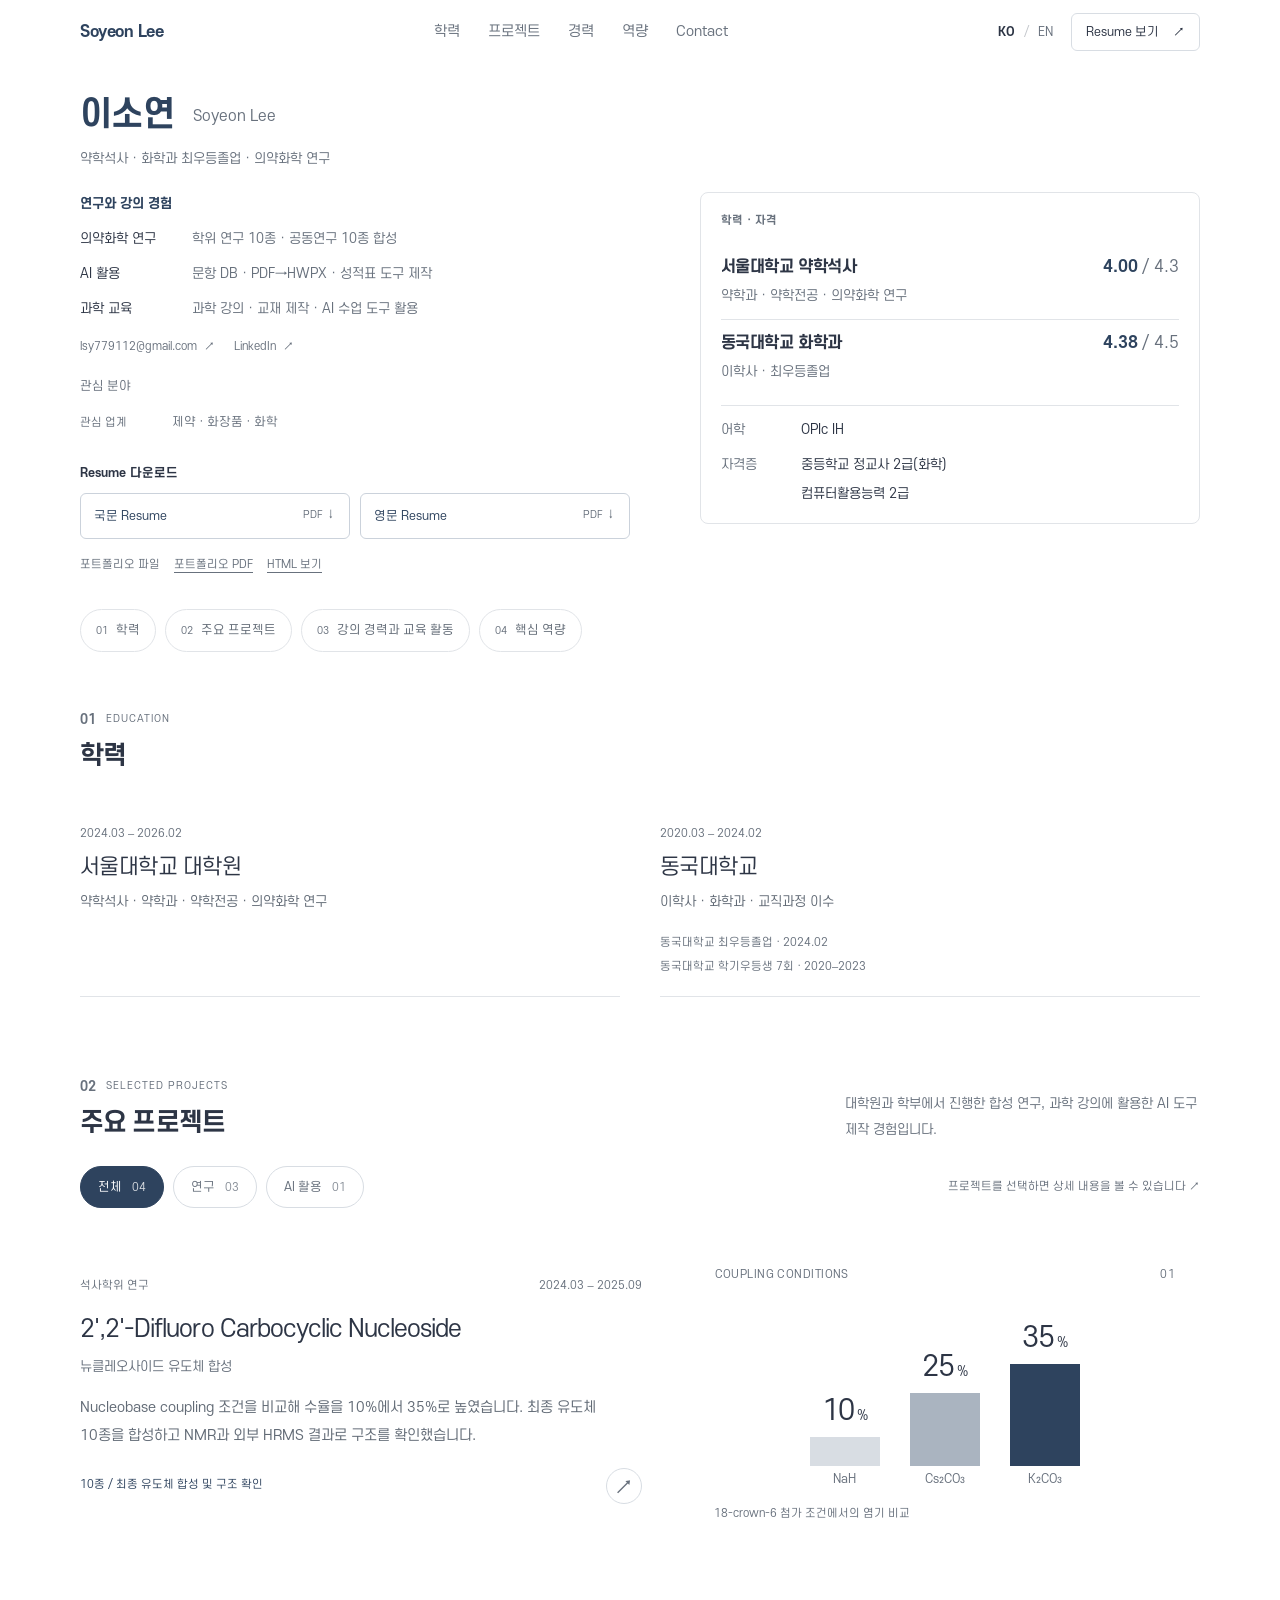
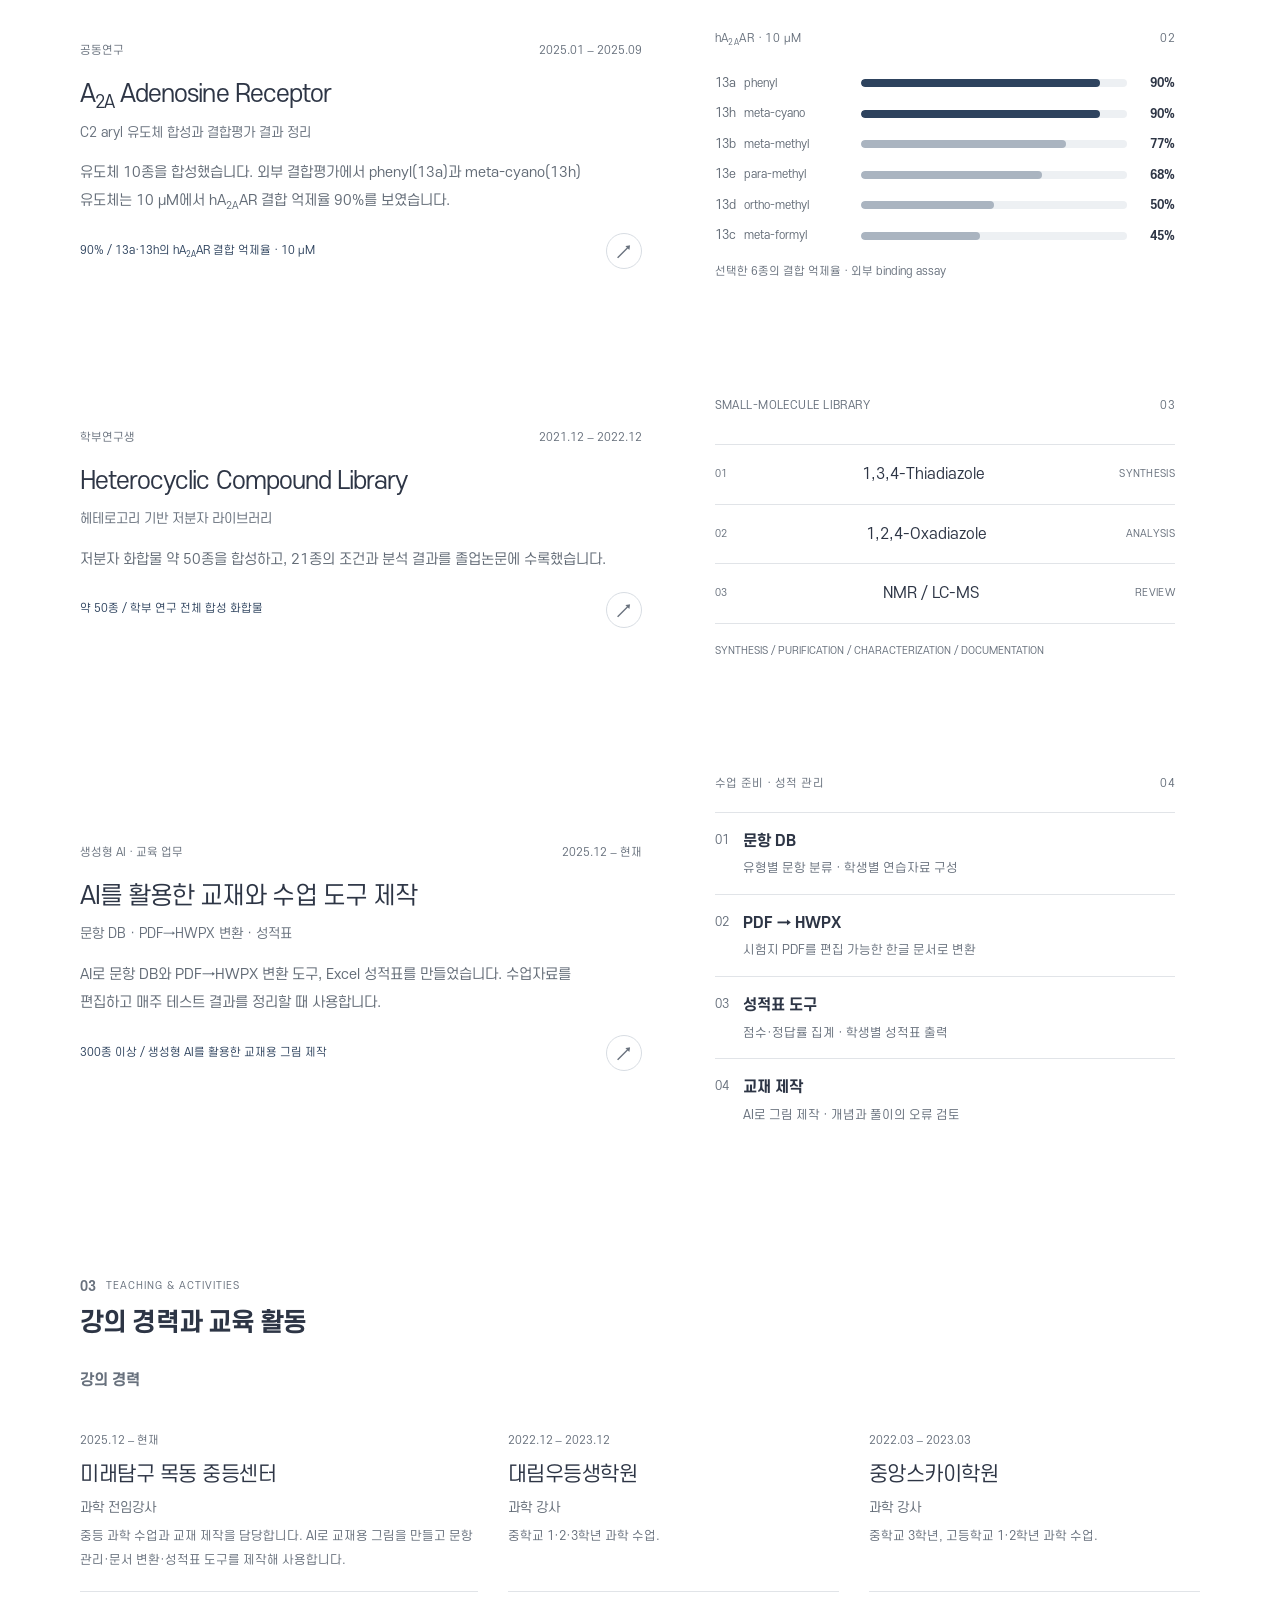
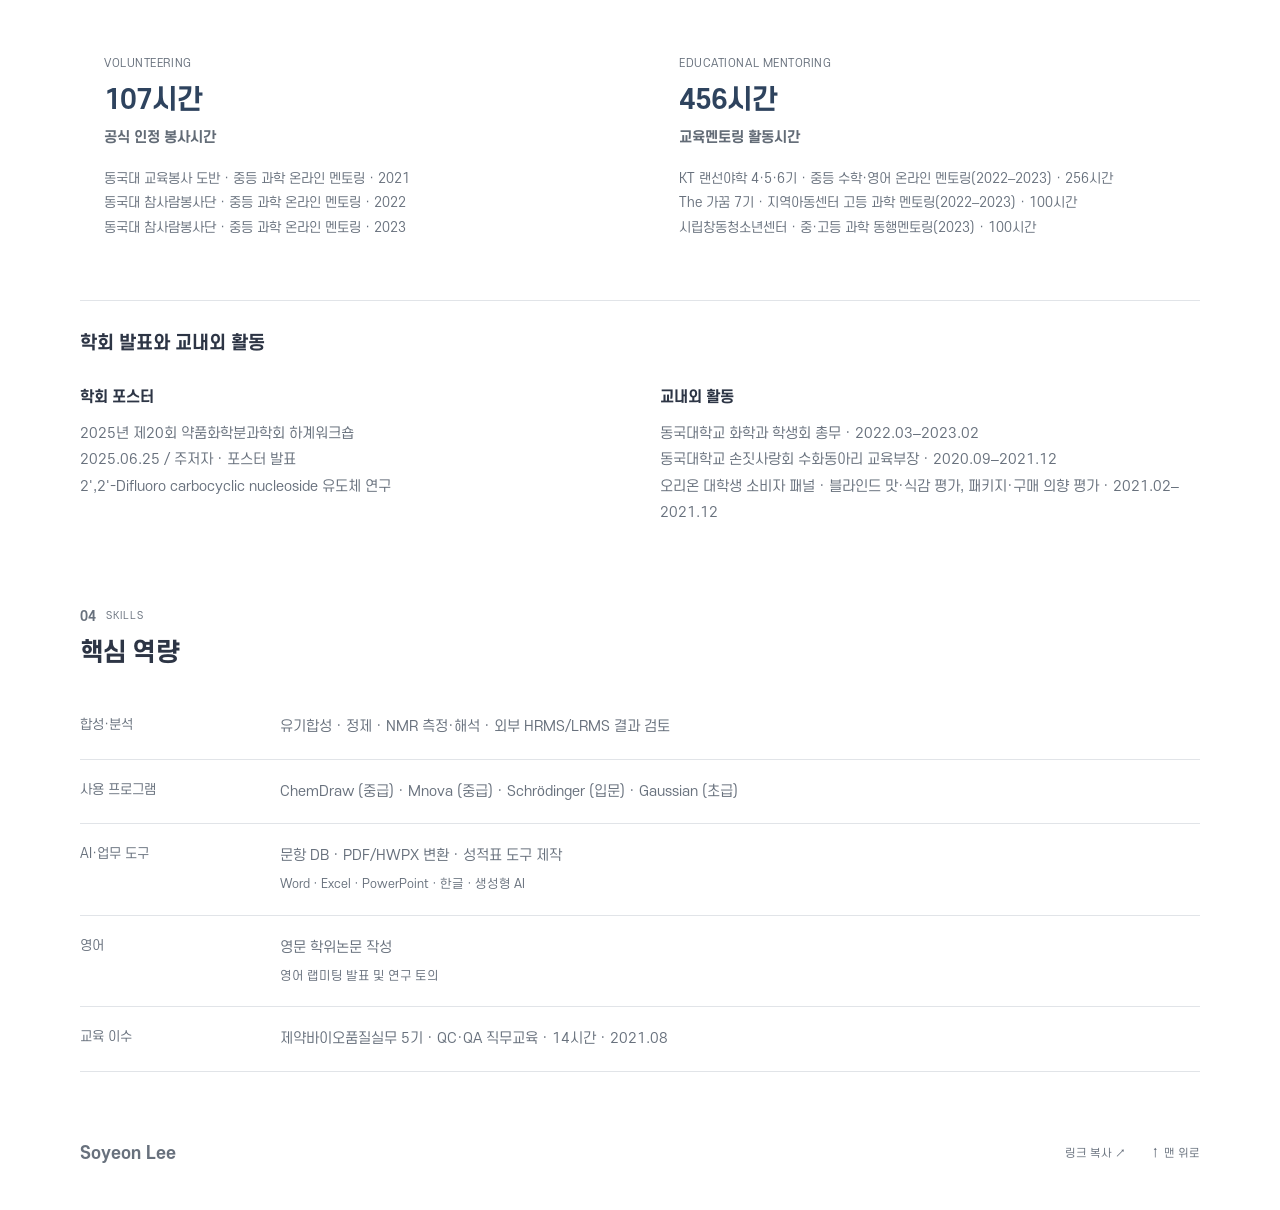
<file: index.html>
<!doctype html>
<html lang="ko">
<head>
<meta charset="utf-8"><meta name="viewport" content="width=device-width,initial-scale=1"><meta name="theme-color" content="#ffffff">
<meta name="description" content="서울대 약학석사, 동국대 화학과 최우등졸업. 유도체 합성·결합평가 결과, 과학 강의 경력과 공개 CV를 확인할 수 있습니다."><meta property="og:title" content="이소연 | 서울대 약학석사 · 동국대 화학 학사 | 포트폴리오"><meta property="og:description" content="서울대 약학석사, 동국대 화학과 최우등졸업. 유도체 합성·결합평가 결과, 과학 강의 경력과 공개 CV를 확인할 수 있습니다."><meta property="og:type" content="website">
<title>이소연 | 서울대 약학석사 · 동국대 화학 학사 | 포트폴리오</title><link rel="icon" href="/brand/bunny-head.png">
<link rel="alternate" hreflang="ko" href="/"><link rel="alternate" hreflang="en" href="/en/"><link rel="preload" href="/assets/fonts/S-CoreDream-4Regular.woff" as="font" type="font/woff" crossorigin><link rel="preload" href="/assets/fonts/S-CoreDream-6Bold.woff" as="font" type="font/woff" crossorigin><link rel="stylesheet" href="/theme.css?v=20261104-local-score"><script src="/profile.js?v=20261115-resume1" defer></script><script src="/app.js?v=20261115-resume1" defer></script>
<link rel="canonical" href="https://lsy7791120110.github.io/"><meta property="og:url" content="https://lsy7791120110.github.io/"><meta property="og:image" content="https://lsy7791120110.github.io/assets/portfolio-preview-navy-20261104.png"><meta property="og:image:width" content="1200"><meta property="og:image:height" content="630"><meta property="og:image:alt" content="Soyeon Lee — education, research and CV"><meta name="twitter:card" content="summary_large_image"><link rel="stylesheet" href="/editorial.css?v=20261115-resume1"><link rel="stylesheet" href="/portfolio-modes.css?v=20261030-private1"><script src="/site-config.js?v=20261030-private1" defer></script><script src="/portfolio-modes.js?v=20261030-private1" defer></script></head>
<body>
<a class="skip" href="#main">본문으로 이동</a>
<header class="header"><div class="header-inner wrap"><a class="brand" href="/" aria-label="이소연 | 의약화학 연구 · 교육 · AI"><span>Soyeon Lee</span></a><nav class="portfolio-nav" aria-label="사이트 메뉴"><a href="#education">학력</a><a href="#work">프로젝트</a><a href="#about">경력</a><a href="#skills">역량</a><a href="#contact">Contact</a></nav><div class="header-tools"><nav class="language-switch" aria-label="Language"><a href="/" lang="ko" aria-current="page">KO</a><span>/</span><a href="/en/" lang="en" >EN</a></nav><a class="cv-link" href="/resume/">Resume 보기 <span>↗</span></a></div></div></header>
<div id="portfolio-modes"></div><main id="main">
<section class="hero wrap" id="home" aria-labelledby="hero-title">
<div class="hero-heading"><h1 id="hero-title">이소연 <span class="hero-alias" lang="en">Soyeon Lee</span></h1><p class="hero-specialty">약학석사 · 화학과 최우등졸업 · 의약화학 연구</p></div>
<div class="hero-grid">
<div class="hero-copy"><h2 class="hero-experience-title">연구와 강의 경험</h2><ul class="hero-evidence"><li><span class="evidence-label">의약화학 연구</span><span>학위 연구 10종 · 공동연구 10종 합성</span></li><li><span class="evidence-label">AI 활용</span><span>문항 DB · PDF→HWPX · 성적표 도구 제작</span></li><li><span class="evidence-label">과학 교육</span><span>과학 강의 · 교재 제작 · AI 수업 도구 활용</span></li></ul><nav class="hero-contacts" id="contact" aria-label="연락처 바로가기"><a href="mailto:lsy779112@gmail.com">lsy779112@gmail.com<span aria-hidden="true">↗</span></a><a href="https://www.linkedin.com/in/soyeon-lee-558439242/" target="_blank" rel="noopener noreferrer">LinkedIn<span aria-hidden="true">↗</span></a></nav><section class="profile-details" aria-label="관심 분야"><h3 class="interests-heading">관심 분야</h3><div class="recruiter-summary"><span class="summary-label">관심 업계</span><p>제약 · 화장품 · 화학</p></div></section><section class="resume-downloads" aria-labelledby="resume-download-title"><h3 id="resume-download-title">Resume 다운로드</h3><div class="resume-download-grid"><a href="/files/Soyeon-Lee-Resume-KO.pdf?v=20261115-resume1" download="Soyeon-Lee-Resume-KO.pdf"><span>국문 Resume</span><span class="file-type">PDF ↓</span></a><a href="/files/Soyeon-Lee-Resume-EN.pdf?v=20261115-resume1" download="Soyeon-Lee-Resume-EN.pdf"><span>영문 Resume</span><span class="file-type">PDF ↓</span></a></div></section><div class="portfolio-downloads"><span>포트폴리오 파일</span><a href="/files/Soyeon-Lee-Portfolio-KO.pdf?v=20261115-resume1" download="Soyeon-Lee-Portfolio-KO.pdf">포트폴리오 PDF</a><a href="/files/Soyeon-Lee-Portfolio-KO.html?v=20261115-resume1">HTML 보기</a></div></div>
<aside class="hero-dossier education-dossier" aria-label="핵심 학력과 자격"><div class="dossier-top"><span>학력 · 자격</span></div><article class="credential-degree"><div><h2>서울대학교 약학석사</h2><p>약학과 · 약학전공 · 의약화학 연구</p></div><div class="credential-gpa" aria-label="학점 4.00 / 4.3"><strong>4.00</strong><span>/ 4.3</span></div></article><article class="credential-degree"><div><h2>동국대학교 화학과</h2><p>이학사 · <span class="credential-honor">최우등졸업</span></p></div><div class="credential-gpa" aria-label="학점 4.38 / 4.5"><strong>4.38</strong><span>/ 4.5</span></div></article><dl class="credential-support"><div class="credential-row"><dt>어학</dt><dd><span class="credential-item">OPIc IH</span></dd></div><div class="credential-row"><dt>자격증</dt><dd><ul class="credential-certificates"><li>중등학교 정교사 2급(화학)</li><li>컴퓨터활용능력 2급</li></ul></dd></div></dl></aside>
</div></section>
<nav class="contents-nav" id="contents" aria-labelledby="contents-title"><div class="wrap"><div class="contents-heading"><h2 id="contents-title">목차</h2><p>항목을 누르면 해당 내용으로 이동합니다.</p></div><ol><li><a href="#education"><span class="contents-number">01</span><span>학력</span><span class="contents-arrow" aria-hidden="true">↓</span></a></li><li><a href="#work"><span class="contents-number">02</span><span>주요 프로젝트</span><span class="contents-arrow" aria-hidden="true">↓</span></a></li><li><a href="#about"><span class="contents-number">03</span><span>강의 경력과 교육 활동</span><span class="contents-arrow" aria-hidden="true">↓</span></a></li><li><a href="#skills"><span class="contents-number">04</span><span>핵심 역량</span><span class="contents-arrow" aria-hidden="true">↓</span></a></li></ol></div></nav>
<section class="education-section wrap" id="education" aria-labelledby="education-title"><div class="section-head"><div><span class="section-label"><span class="folio-no">01</span><span>EDUCATION</span></span><h2 id="education-title">학력</h2></div></div><div class="education-first" id="education-list"></div></section>
<section class="section wrap" id="work" aria-labelledby="work-title"><div class="section-head"><div><span class="section-label"><span class="folio-no">02</span><span>SELECTED PROJECTS</span></span><h2 id="work-title">주요 프로젝트</h2></div><p>대학원과 학부에서 진행한 합성 연구, 과학 강의에 활용한 AI 도구 제작 경험입니다.</p></div><div class="project-toolbar"><div class="filters" role="group" aria-label="프로젝트 분류"><button class="active" data-filter="all" aria-pressed="true">전체 <span>04</span></button><button data-filter="research" aria-pressed="false">연구 <span>03</span></button><button data-filter="digital" aria-pressed="false">AI 활용 <span>01</span></button></div><span>프로젝트를 선택하면 상세 내용을 볼 수 있습니다 ↗</span></div><div class="project-grid" id="project-grid"></div><p id="filter-status" class="sr-only" aria-live="polite"></p></section>
<section class="about-band" id="about" aria-labelledby="about-title"><div class="section wrap"><div class="section-head"><div><span class="section-label"><span class="folio-no">03</span><span>TEACHING &amp; ACTIVITIES</span></span><h2 id="about-title">강의 경력과 교육 활동</h2></div></div><div class="background-grid experience-grid"><div><h3 class="group-title">강의 경력</h3><div id="job-list"></div></div></div><div class="activity-row"><div class="activity-card"><div><span class="mini-label">VOLUNTEERING</span><strong id="volunteer-total"></strong><h3>공식 인정 봉사시간</h3></div><div id="volunteer-list"></div></div><div class="activity-card"><div><span class="mini-label">EDUCATIONAL MENTORING</span><strong id="mentoring-total"></strong><h3>교육멘토링 활동시간</h3></div><div id="mentoring-list"></div></div></div><section class="extra-activities"><h3 class="activities-heading">학회 발표와 교내외 활동</h3><div class="extra-grid"><div><h3>학회 포스터</h3><div id="poster-info"></div></div><div><h3>교내외 활동</h3><div id="other-activities"></div></div></div></section></div></section>
<section class="section wrap skills-overview" id="skills" aria-labelledby="skills-title"><div class="section-head"><div><span class="section-label"><span class="folio-no">04</span><span>SKILLS</span></span><h2 id="skills-title">핵심 역량</h2></div></div><dl class="skills-summary"><div class="skills-row"><dt>합성·분석</dt><dd><p>유기합성 · 정제 · NMR 측정·해석 · 외부 HRMS/LRMS 결과 검토</p></dd></div><div class="skills-row"><dt>사용 프로그램</dt><dd><p id="software-proficiency">ChemDraw (중급) · Mnova (중급) · Schrödinger (입문) · Gaussian (초급)</p></dd></div><div class="skills-row"><dt>AI·업무 도구</dt><dd><p>문항 DB · PDF/HWPX 변환 · 성적표 도구 제작</p><p class="skills-tools">Word · Excel · PowerPoint · 한글 · 생성형 AI</p></dd></div><div class="skills-row"><dt>영어</dt><dd><p>영문 학위논문 작성</p><p class="skills-tools">영어 랩미팅 발표 및 연구 토의</p></dd></div><div class="skills-row"><dt>교육 이수</dt><dd><p>제약바이오품질실무 5기 · QC·QA 직무교육 · 14시간 · 2021.08</p></dd></div></dl></section>


</main><footer class="footer wrap"><a class="footer-name" href="/">Soyeon Lee<span>RESEARCH / EDUCATION / APPLIED AI</span></a><nav aria-label="사이트 메뉴"><button id="share-site" class="share-link">링크 복사 ↗</button><a href="#home">↑ 맨 위로</a></nav><img class="footer-bunny" src="/brand/bunny-head.png" alt="" width="38" height="38"><span id="share-feedback" class="sr-only" role="status" aria-live="polite"></span></footer>
<dialog id="project-dialog" aria-labelledby="dialog-title"><div class="dialog-top"><span id="dialog-label">PROJECT NOTES</span><button id="close-dialog" aria-label="닫기">닫기 <span>×</span></button></div><div class="dialog-body" id="dialog-body"></div></dialog><noscript><p class="noscript">프로젝트 상세를 보려면 JavaScript를 켜주세요. 이력서는 JavaScript 없이도 볼 수 있습니다. <a href="/resume/">이력서 보기 ↗</a></p></noscript>
</body></html>
</file>
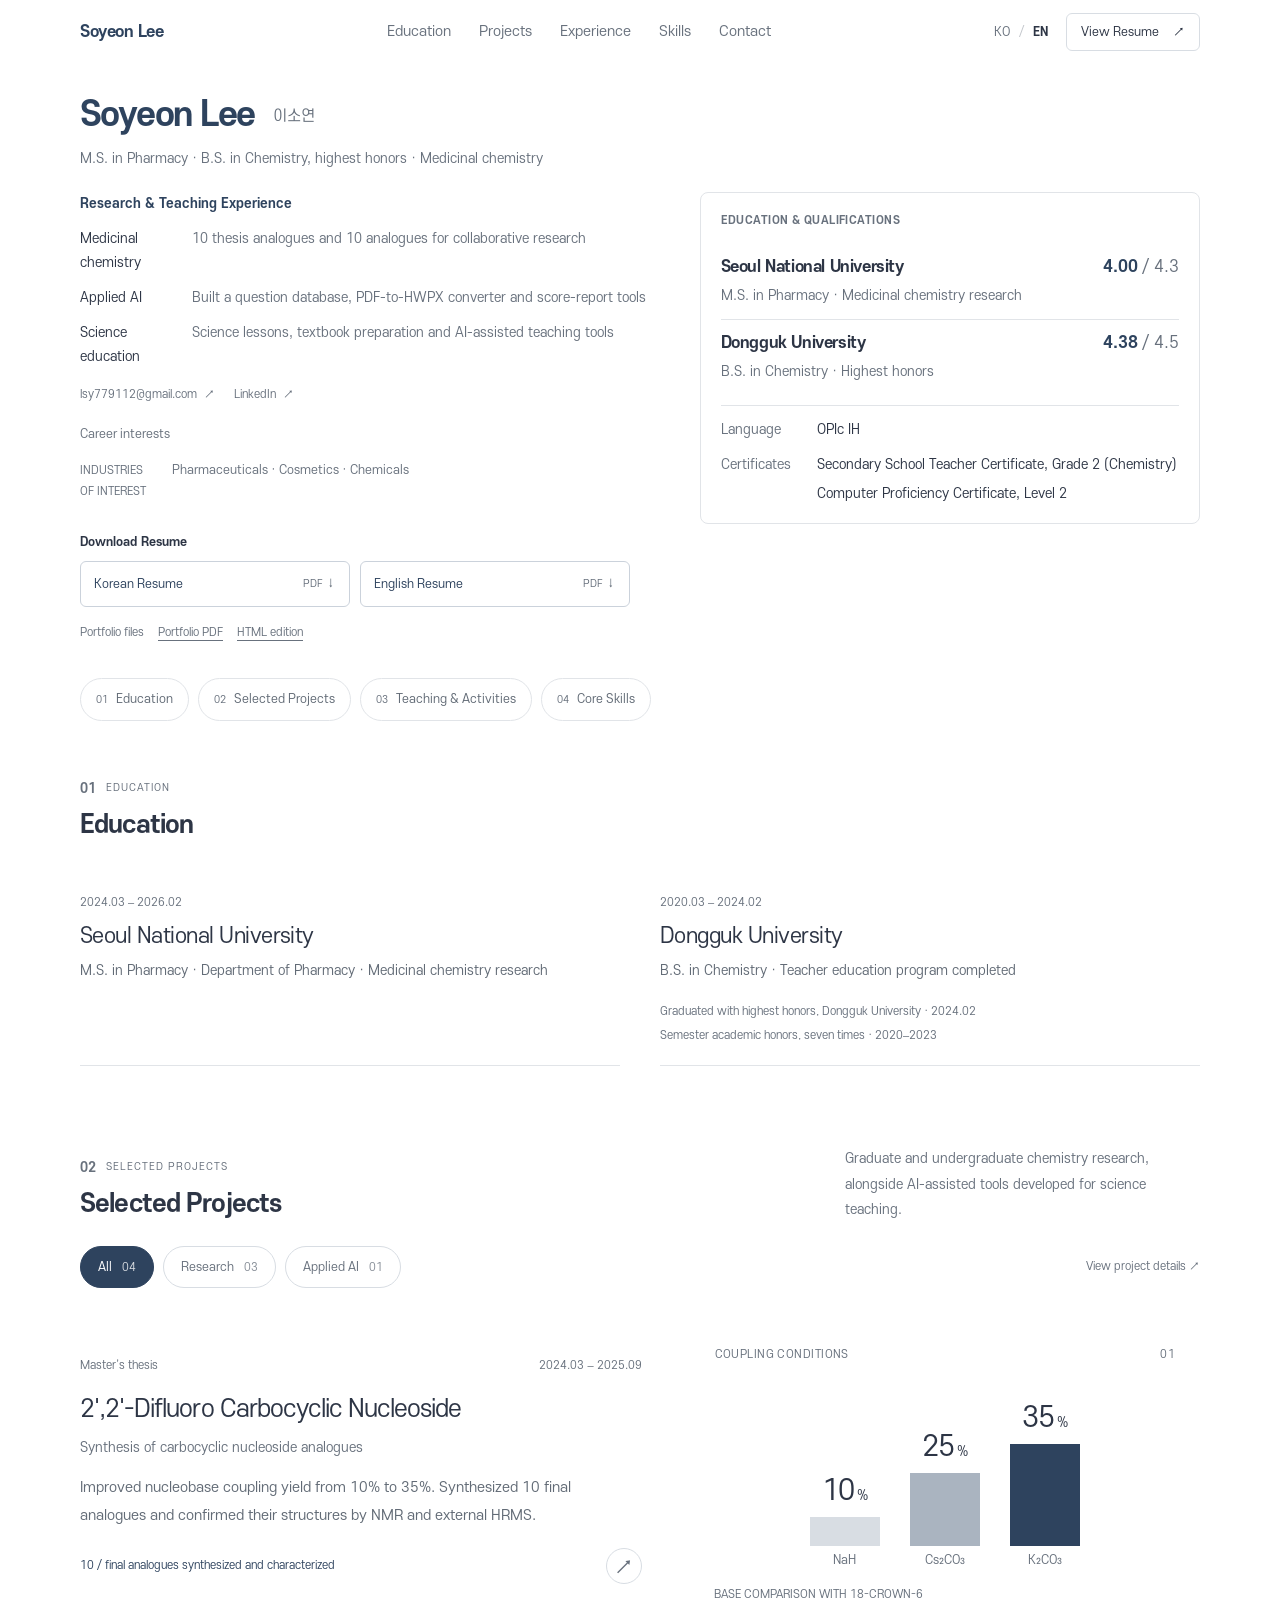
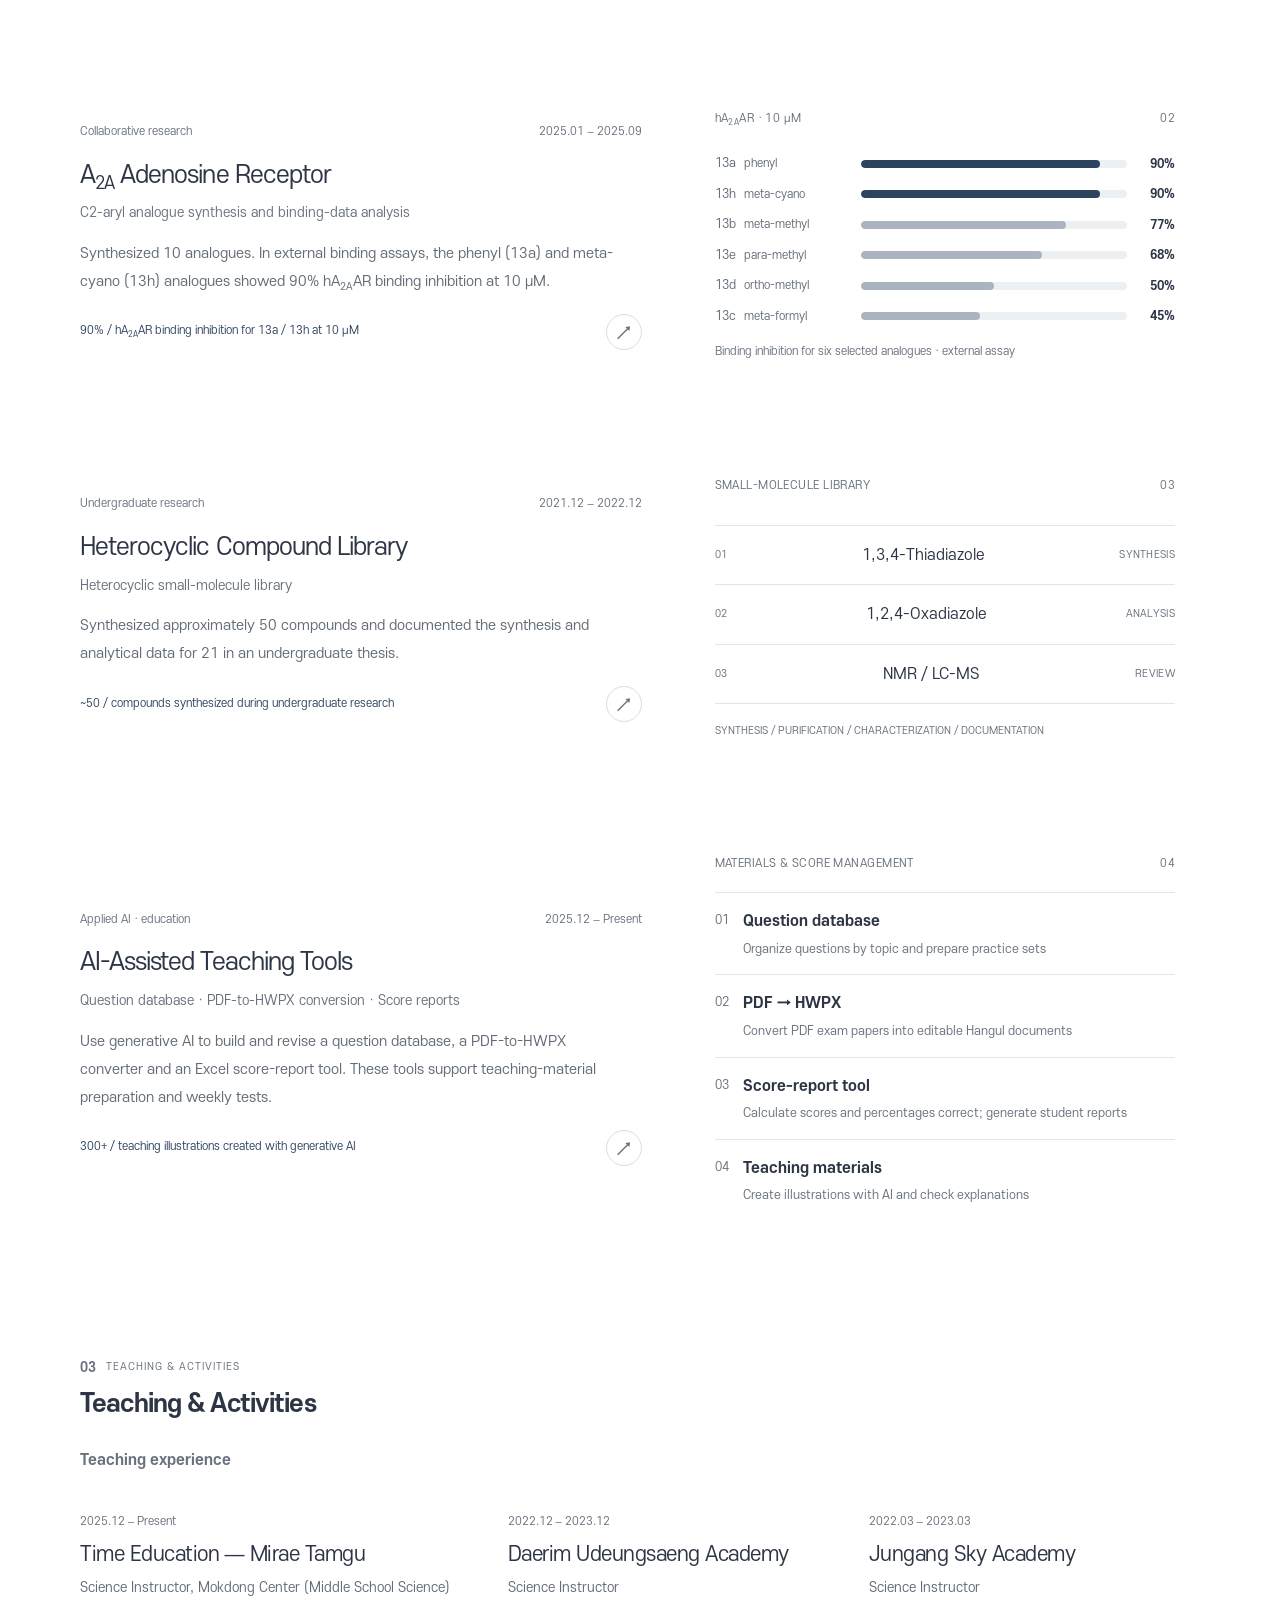
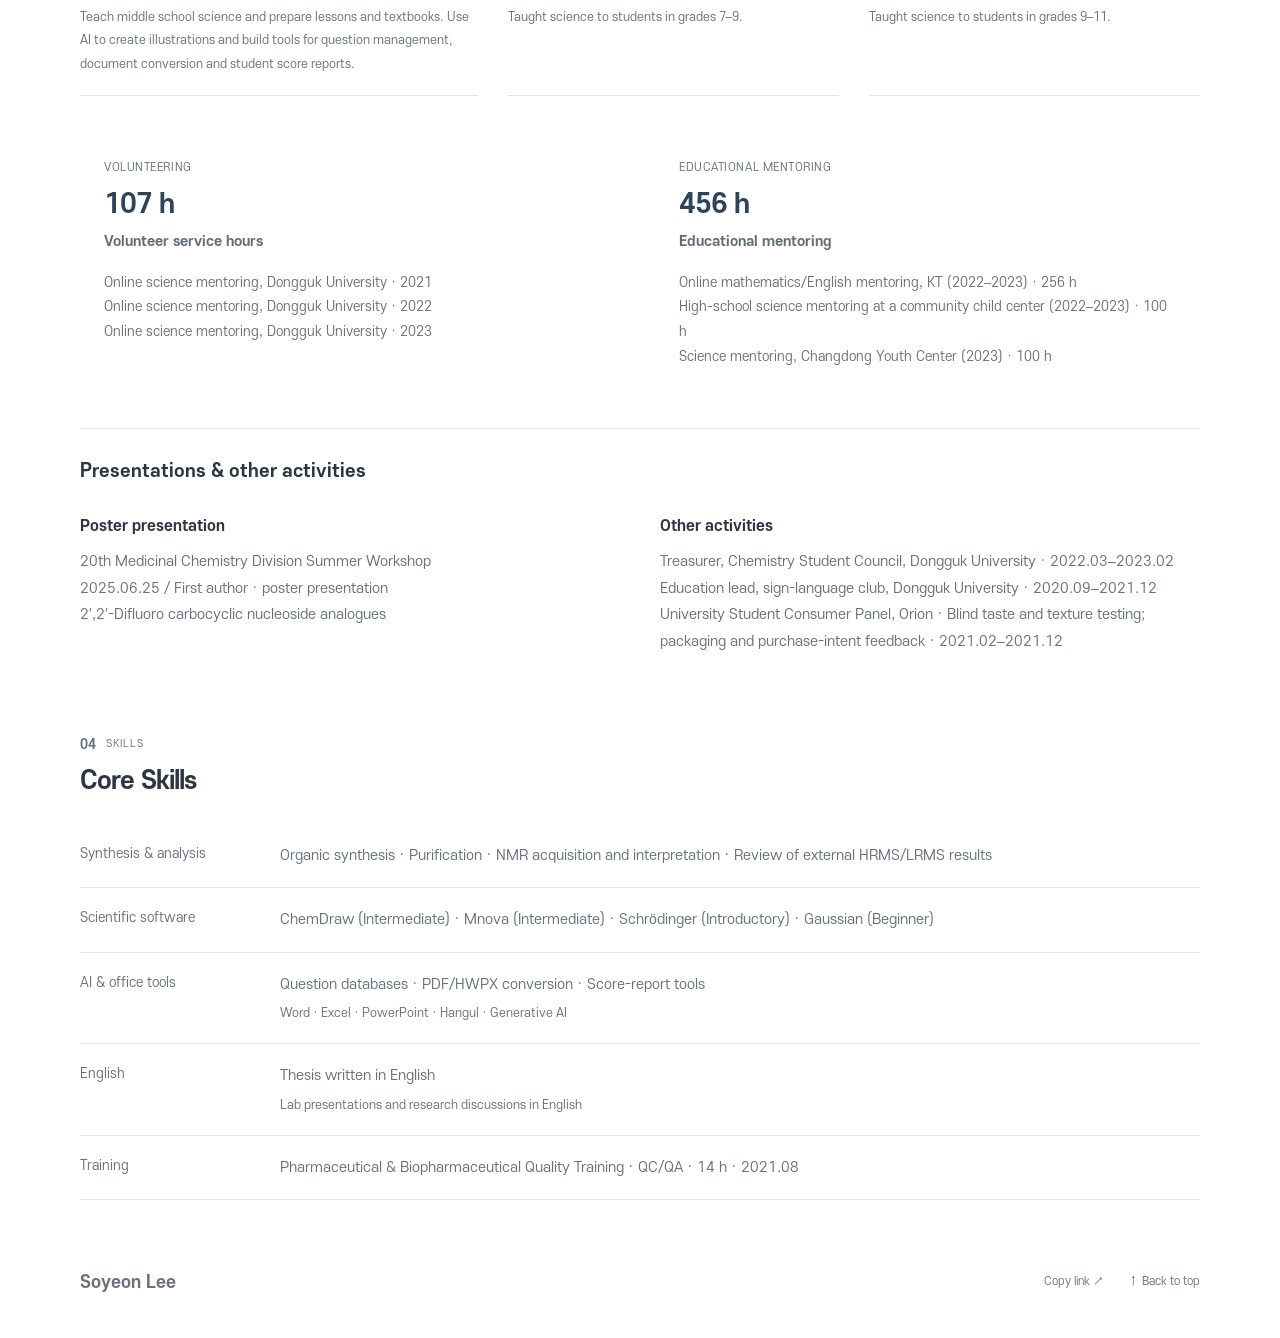
<file: en/index.html>
<!doctype html>
<html lang="en">
<head>
<meta charset="utf-8"><meta name="viewport" content="width=device-width,initial-scale=1"><meta name="theme-color" content="#ffffff">
<meta name="description" content="Seoul National University M.S. in Pharmacy; Dongguk University B.S. in Chemistry. Research results, teaching experience and public CV."><meta property="og:title" content="Soyeon Lee | SNU M.S. · Dongguk Chemistry B.S. | Portfolio"><meta property="og:description" content="Seoul National University M.S. in Pharmacy; Dongguk University B.S. in Chemistry. Research results, teaching experience and public CV."><meta property="og:type" content="website">
<title>Soyeon Lee | SNU M.S. · Dongguk Chemistry B.S. | Portfolio</title><link rel="icon" href="/brand/bunny-head.png">
<link rel="alternate" hreflang="ko" href="/"><link rel="alternate" hreflang="en" href="/en/"><link rel="preload" href="/assets/fonts/S-CoreDream-4Regular.woff" as="font" type="font/woff" crossorigin><link rel="preload" href="/assets/fonts/S-CoreDream-6Bold.woff" as="font" type="font/woff" crossorigin><link rel="stylesheet" href="/theme.css?v=20261104-local-score"><script src="/profile.en.js?v=20261115-resume1" defer></script><script src="/app.js?v=20261115-resume1" defer></script>
<link rel="canonical" href="https://lsy7791120110.github.io/en/"><meta property="og:url" content="https://lsy7791120110.github.io/en/"><meta property="og:image" content="https://lsy7791120110.github.io/assets/portfolio-preview-navy-20261104.png"><meta property="og:image:width" content="1200"><meta property="og:image:height" content="630"><meta property="og:image:alt" content="Soyeon Lee — education, research and CV"><meta name="twitter:card" content="summary_large_image"><link rel="stylesheet" href="/editorial.css?v=20261115-resume1"><link rel="stylesheet" href="/portfolio-modes.css?v=20261030-private1"><script src="/site-config.js?v=20261030-private1" defer></script><script src="/portfolio-modes.js?v=20261030-private1" defer></script></head>
<body>
<a class="skip" href="#main">Skip to content</a>
<header class="header"><div class="header-inner wrap"><a class="brand" href="/en/" aria-label="Soyeon Lee | Medicinal Chemistry, Education & Applied AI"><span>Soyeon Lee</span></a><nav class="portfolio-nav" aria-label="Main navigation"><a href="#education">Education</a><a href="#work">Projects</a><a href="#about">Experience</a><a href="#skills">Skills</a><a href="#contact">Contact</a></nav><div class="header-tools"><nav class="language-switch" aria-label="Language"><a href="/" lang="ko" >KO</a><span>/</span><a href="/en/" lang="en" aria-current="page">EN</a></nav><a class="cv-link" href="/en/resume/">View Resume <span>↗</span></a></div></div></header>
<div id="portfolio-modes"></div><main id="main">
<section class="hero wrap" id="home" aria-labelledby="hero-title">
<div class="hero-heading"><h1 id="hero-title">Soyeon Lee <span class="hero-alias" lang="ko">이소연</span></h1><p class="hero-specialty">M.S. in Pharmacy · B.S. in Chemistry, highest honors · Medicinal chemistry</p></div>
<div class="hero-grid">
<div class="hero-copy"><h2 class="hero-experience-title">Research &amp; Teaching Experience</h2><ul class="hero-evidence"><li><span class="evidence-label">Medicinal chemistry</span><span>10 thesis analogues and 10 analogues for collaborative research</span></li><li><span class="evidence-label">Applied AI</span><span>Built a question database, PDF-to-HWPX converter and score-report tools</span></li><li><span class="evidence-label">Science education</span><span>Science lessons, textbook preparation and AI-assisted teaching tools</span></li></ul><nav class="hero-contacts" id="contact" aria-label="Contact links"><a href="mailto:lsy779112@gmail.com">lsy779112@gmail.com<span aria-hidden="true">↗</span></a><a href="https://www.linkedin.com/in/soyeon-lee-558439242/" target="_blank" rel="noopener noreferrer">LinkedIn<span aria-hidden="true">↗</span></a></nav><section class="profile-details" aria-label="Career interests"><h3 class="interests-heading">Career interests</h3><div class="recruiter-summary"><span class="summary-label">INDUSTRIES OF INTEREST</span><p>Pharmaceuticals · Cosmetics · Chemicals</p></div></section><section class="resume-downloads" aria-labelledby="resume-download-title"><h3 id="resume-download-title">Download Resume</h3><div class="resume-download-grid"><a href="/files/Soyeon-Lee-Resume-KO.pdf?v=20261115-resume1" download="Soyeon-Lee-Resume-KO.pdf"><span>Korean Resume</span><span class="file-type">PDF ↓</span></a><a href="/files/Soyeon-Lee-Resume-EN.pdf?v=20261115-resume1" download="Soyeon-Lee-Resume-EN.pdf"><span>English Resume</span><span class="file-type">PDF ↓</span></a></div></section><div class="portfolio-downloads"><span>Portfolio files</span><a href="/files/Soyeon-Lee-Portfolio-EN.pdf?v=20261115-resume1" download="Soyeon-Lee-Portfolio-EN.pdf">Portfolio PDF</a><a href="/files/Soyeon-Lee-Portfolio-EN.html?v=20261115-resume1">HTML edition</a></div></div>
<aside class="hero-dossier education-dossier" aria-label="Education and qualifications"><div class="dossier-top"><span>EDUCATION &amp; QUALIFICATIONS</span></div><article class="credential-degree"><div><h2>Seoul National University</h2><p>M.S. in Pharmacy · Medicinal chemistry research</p></div><div class="credential-gpa" aria-label="GPA 4.00 out of 4.3"><strong>4.00</strong><span>/ 4.3</span></div></article><article class="credential-degree"><div><h2>Dongguk University</h2><p>B.S. in Chemistry · <span class="credential-honor">Highest honors</span></p></div><div class="credential-gpa" aria-label="GPA 4.38 out of 4.5"><strong>4.38</strong><span>/ 4.5</span></div></article><dl class="credential-support"><div class="credential-row"><dt>Language</dt><dd><span class="credential-item">OPIc IH</span></dd></div><div class="credential-row"><dt>Certificates</dt><dd><ul class="credential-certificates"><li>Secondary School Teacher Certificate, Grade 2 (Chemistry)</li><li>Computer Proficiency Certificate, Level 2</li></ul></dd></div></dl></aside>
</div></section>
<nav class="contents-nav" id="contents" aria-labelledby="contents-title"><div class="wrap"><div class="contents-heading"><h2 id="contents-title">Contents</h2><p>Select a section to jump to it.</p></div><ol><li><a href="#education"><span class="contents-number">01</span><span>Education</span><span class="contents-arrow" aria-hidden="true">↓</span></a></li><li><a href="#work"><span class="contents-number">02</span><span>Selected Projects</span><span class="contents-arrow" aria-hidden="true">↓</span></a></li><li><a href="#about"><span class="contents-number">03</span><span>Teaching &amp; Activities</span><span class="contents-arrow" aria-hidden="true">↓</span></a></li><li><a href="#skills"><span class="contents-number">04</span><span>Core Skills</span><span class="contents-arrow" aria-hidden="true">↓</span></a></li></ol></div></nav>
<section class="education-section wrap" id="education" aria-labelledby="education-title"><div class="section-head"><div><span class="section-label"><span class="folio-no">01</span><span>EDUCATION</span></span><h2 id="education-title">Education</h2></div></div><div class="education-first" id="education-list"></div></section>
<section class="section wrap" id="work" aria-labelledby="work-title"><div class="section-head"><div><span class="section-label"><span class="folio-no">02</span><span>SELECTED PROJECTS</span></span><h2 id="work-title">Selected Projects</h2></div><p>Graduate and undergraduate chemistry research, alongside AI-assisted tools developed for science teaching.</p></div><div class="project-toolbar"><div class="filters" role="group" aria-label="Filter projects"><button class="active" data-filter="all" aria-pressed="true">All <span>04</span></button><button data-filter="research" aria-pressed="false">Research <span>03</span></button><button data-filter="digital" aria-pressed="false">Applied AI <span>01</span></button></div><span>View project details ↗</span></div><div class="project-grid" id="project-grid"></div><p id="filter-status" class="sr-only" aria-live="polite"></p></section>
<section class="about-band" id="about" aria-labelledby="about-title"><div class="section wrap"><div class="section-head"><div><span class="section-label"><span class="folio-no">03</span><span>TEACHING &amp; ACTIVITIES</span></span><h2 id="about-title">Teaching &amp; Activities</h2></div></div><div class="background-grid experience-grid"><div><h3 class="group-title">Teaching experience</h3><div id="job-list"></div></div></div><div class="activity-row"><div class="activity-card"><div><span class="mini-label">VOLUNTEERING</span><strong id="volunteer-total"></strong><h3>Volunteer service hours</h3></div><div id="volunteer-list"></div></div><div class="activity-card"><div><span class="mini-label">EDUCATIONAL MENTORING</span><strong id="mentoring-total"></strong><h3>Educational mentoring</h3></div><div id="mentoring-list"></div></div></div><section class="extra-activities"><h3 class="activities-heading">Presentations & other activities</h3><div class="extra-grid"><div><h3>Poster presentation</h3><div id="poster-info"></div></div><div><h3>Other activities</h3><div id="other-activities"></div></div></div></section></div></section>
<section class="section wrap skills-overview" id="skills" aria-labelledby="skills-title"><div class="section-head"><div><span class="section-label"><span class="folio-no">04</span><span>SKILLS</span></span><h2 id="skills-title">Core Skills</h2></div></div><dl class="skills-summary"><div class="skills-row"><dt>Synthesis & analysis</dt><dd><p>Organic synthesis · Purification · NMR acquisition and interpretation · Review of external HRMS/LRMS results</p></dd></div><div class="skills-row"><dt>Scientific software</dt><dd><p id="software-proficiency">ChemDraw (Intermediate) · Mnova (Intermediate) · Schrödinger (Introductory) · Gaussian (Beginner)</p></dd></div><div class="skills-row"><dt>AI & office tools</dt><dd><p>Question databases · PDF/HWPX conversion · Score-report tools</p><p class="skills-tools">Word · Excel · PowerPoint · Hangul · Generative AI</p></dd></div><div class="skills-row"><dt>English</dt><dd><p>Thesis written in English</p><p class="skills-tools">Lab presentations and research discussions in English</p></dd></div><div class="skills-row"><dt>Training</dt><dd><p>Pharmaceutical &amp; Biopharmaceutical Quality Training · QC/QA · 14 h · 2021.08</p></dd></div></dl></section>


</main><footer class="footer wrap"><a class="footer-name" href="/en/">Soyeon Lee<span>RESEARCH / EDUCATION / APPLIED AI</span></a><nav aria-label="Main navigation"><button id="share-site" class="share-link">Copy link ↗</button><a href="#home">↑ Back to top</a></nav><img class="footer-bunny" src="/brand/bunny-head.png" alt="" width="38" height="38"><span id="share-feedback" class="sr-only" role="status" aria-live="polite"></span></footer>
<dialog id="project-dialog" aria-labelledby="dialog-title"><div class="dialog-top"><span id="dialog-label">PROJECT NOTES</span><button id="close-dialog" aria-label="Close">Close <span>×</span></button></div><div class="dialog-body" id="dialog-body"></div></dialog><noscript><p class="noscript">Enable JavaScript for project details. The CV is also available without JavaScript. <a href="/en/resume/">View my CV ↗</a></p></noscript>
</body></html>
</file>
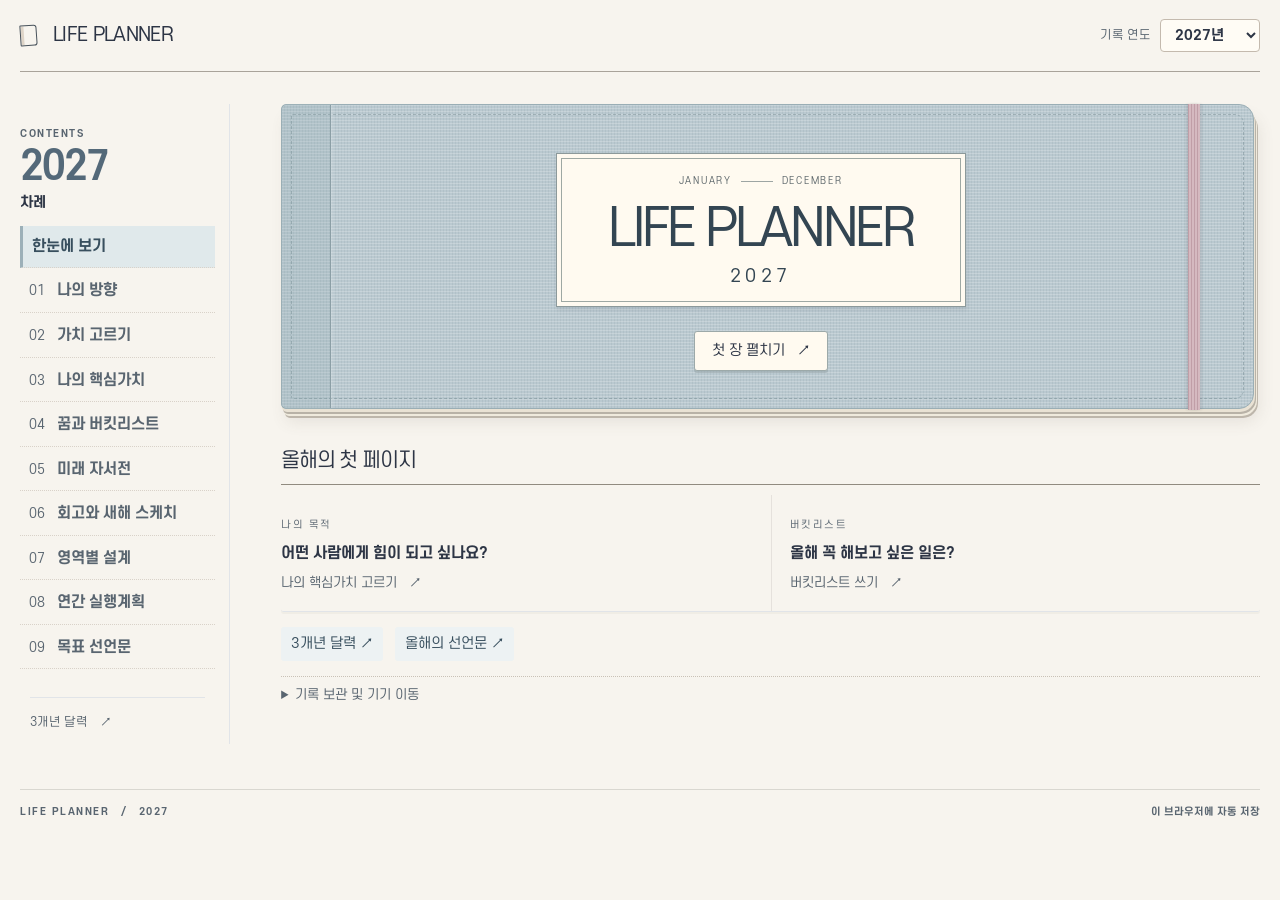
<file: life-planner/index.html>
<!doctype html>
<html lang="ko"><head><meta charset="utf-8"><meta name="viewport" content="width=device-width,initial-scale=1"><meta name="theme-color" content="#f4f0e9"><title>LIFE PLANNER · 연간 라이프 플래너</title><style>
:root {
  --paper: #f7f4ee;
  --sheet: #fffdf7;
  --ink: #333e4c;
  --quiet: #596570;
  --line: #dcd6cb;
  --rule: #e6e0d4;
  --cover: #bac9d0;
  --blue-wash: #e0e9eb;
  --blue-mist: #edf2f3;
  --blue-line: #9cb0b8;
  --dust: #607e8c;
  --blue-ink: #384f5e;
  --rose: #c8aab1;
  --blush: #f6e9e9;
  --red-ink: #984b59;
  --help-ink: #3d6b8c;
  --peach: #f6eee3;
}
*{box-sizing:border-box}html{scroll-behavior:smooth}body{margin:0;background:var(--paper);color:var(--ink);font:16px/1.57 system-ui,-apple-system,"Malgun Gothic",sans-serif;word-break:keep-all}button,input,textarea,select{font:inherit}button,a{touch-action:manipulation}a{color:inherit;text-decoration:none}button{cursor:pointer;color:inherit}header,footer,main{width:min(900px,calc(100% - 36px));margin:auto}header,footer,.headrow,.backrow{display:flex;justify-content:space-between;align-items:center;gap:12px}header{padding:20px 0;border-bottom:1px solid #d9d7d0}header>span,footer,.micro,.num,.label{font:600 10px/1.5 system-ui;letter-spacing:.15em;color:var(--quiet)}.brand{font-weight:800;font-size:20px;letter-spacing:-.06em}.brand i{font-style:normal;color:var(--dust)}.brand i,header b{margin-right:6px}header b{color:var(--ink);margin-left:5px}main{padding:24px 0 30px;min-height:70vh}.hero{position:relative;isolation:isolate;overflow:hidden;border-radius:22px;background:#222a42;color:#fbf9f1;padding:clamp(25px,5vw,47px)}.hero .micro{color:#d0c4e0}.sky{position:absolute;z-index:-1;right:-8%;top:0;width:65%;height:100%;opacity:.88}.year{font:italic clamp(46px,9vw,84px)/1 Georgia,serif;letter-spacing:-.065em;color:#d5c4e8}.hero h1{font:600 clamp(27px,5vw,44px)/1.2 system-ui;letter-spacing:-.06em;margin:4px 0 12px}.hero p{margin:0 0 18px;color:#e1e2eb;font-size:14px;max-width:70%}.btn,.pill{border:1px solid var(--line);border-radius:99px;padding:9px 16px;background:white;font-weight:650;display:inline-block}.hero .btn{background:#eee7f3;color:#303046;border:0}.headrow{margin:24px 0 10px}.headrow h2,.headrow h3{font-size:21px;letter-spacing:-.06em;margin:0}.headrow small,.sub{color:var(--quiet);font-size:13px}.summary,.card,.editor{border-radius:17px;background:#fff;border:1px solid #dfddd8}.summary{display:grid;grid-template-columns:1fr 1fr;overflow:hidden}.summary>div{padding:16px 18px;min-width:0}.summary>div+div{border-left:1px solid #e5e1dc}.summary strong{display:block;font-size:15px;margin:5px 0;overflow-wrap:anywhere}.summary ul{padding:0;list-style:none;margin:6px 0}.summary li{font-size:14px;display:flex;gap:8px}.summary li:before{content:'○';color:var(--dust)}.faint{color:var(--quiet)}.chapters{display:grid;grid-template-columns:repeat(2,minmax(0,1fr));gap:9px}.card{display:flex;gap:14px;align-items:center;padding:16px;transition:background .2s}.card:hover{background:var(--blue-mist)}.icon{display:grid;place-items:center;width:43px;height:43px;flex:none;border-radius:14px;background:var(--blue-mist);color:var(--blue-ink);font:27px/1 Georgia}.card b{display:block;font-size:17px}.card small{font-size:12px;color:var(--quiet)}.arrow{margin-left:auto;font-size:20px;color:var(--quiet)}.backrow{margin-bottom:19px;font-size:14px}.backrow a{padding:5px 0}.bookhead h1{font-size:clamp(27px,6vw,39px);letter-spacing:-.07em;margin:5px 0}.bookhead p{color:var(--quiet);margin:5px 0 17px}.tabs,.chips{display:flex;flex-wrap:wrap;gap:7px}.tabs{margin-bottom:16px}.tabs button,.chips button,.plain{border:1px solid var(--line);background:#fff;border-radius:99px;padding:8px 12px;font-size:14px}.tabs button.active,.chips button.on,.controls .active{background:#353752;color:white;border-color:#353752}.editor{padding:clamp(16px,4vw,32px);margin:12px 0}.editor h2{font-size:20px;margin:0 0 8px;letter-spacing:-.05em}.editor p{color:var(--quiet);font-size:14px;margin:6px 0 15px}.field{display:block;margin:16px 0 0;font-weight:650;font-size:15px}.field span{display:block;margin-bottom:6px}.field input,.field textarea,.inline input,.field select{width:100%;padding:12px;border-radius:10px;border:1px solid var(--line);background:var(--sheet);color:var(--ink);font-size:16px;font-weight:400}.field textarea{resize:vertical;min-height:82px;line-height:1.6}.field input:focus,.field textarea:focus,.inline input:focus{outline:2px solid var(--dust)}.inline{display:flex;gap:8px}.inline input{min-width:0}.plain{flex:none}.orb{display:block;width:min(270px,100%);margin:0 auto}.orb [role=button]{cursor:pointer}.orb text{font:600 11px system-ui;pointer-events:none}.orb [role=button]:focus{outline:0;stroke:#5f4b79;stroke-width:3}.controls{display:flex;flex-wrap:wrap;gap:7px;margin:12px 0}.controls button{background:var(--paper);border-radius:9px;border:1px solid var(--line);padding:8px 10px;font-size:13px}.chiptitle{margin:20px 0 7px;color:var(--quiet);font-size:14px}.footnav{display:flex;justify-content:space-between;gap:8px;margin-top:18px}.footnav .btn:last-child{background:#30344c;color:white}.empty{font-size:14px;color:var(--quiet)}.coretag{display:inline-block;padding:3px 9px;background:var(--blue-mist);color:var(--blue-ink);border-radius:12px;font-size:13px;margin:4px 3px 0 0}.tools{margin:22px 0 0;font-size:13px;color:var(--quiet)}.tools summary{cursor:pointer}.tools button,.tools label{display:inline-block;cursor:pointer;margin:4px 5px 0 0}.tools input{display:none}footer{border-top:1px solid #d9d7d0;padding:15px 0 23px}#save{letter-spacing:0}#toast{position:fixed;left:50%;bottom:20px;transform:translateX(-50%);background:#292c41;color:white;border-radius:15px;padding:9px 16px;font-size:14px;display:none;z-index:2;max-width:92vw}button:focus-visible,a:focus-visible{outline:3px solid var(--dust);outline-offset:2px}@media(max-width:600px){.chapters{grid-template-columns:1fr}.hero{border-radius:17px}.hero p{max-width:75%}.sky{right:-17%;width:75%}.summary{grid-template-columns:1fr}.summary>div+div{border-left:0;border-top:1px solid #e5e1dc}.summary>div{padding:12px 15px}.card{padding:11px 14px}.headrow{margin-top:20px}header{padding:13px 0}main{padding-top:15px}.tabs{gap:5px}.tabs button{font-size:13px;padding:7px 10px}}@media(prefers-reduced-motion:reduce){html{scroll-behavior:auto}}



body{background:var(--paper);color:var(--ink);overflow-wrap:anywhere}
header,footer,.workspace{width:min(1280px,calc(100% - 40px));margin-inline:auto}
header{border-color:var(--line)}header .brand{color:var(--ink)}.brand i{color:var(--dust)}
.workspace{padding-block:24px 32px}.workspace main{width:100%;margin:0;padding:0;min-width:0}
#sidebar{display:none}.year-select{display:flex;align-items:center;gap:9px;font-size:12px;color:var(--quiet)}.year-select select{border:1px solid var(--line);border-radius:20px;background:var(--blue-mist);color:var(--ink);padding:6px 10px;font:650 14px system-ui}
.hero{color:#332d45;background:linear-gradient(114deg,#ece1f5 0%,#f5e6ec 54%,#e1ebf7 100%);border:1px solid #e6dce8}.hero .micro{color:#6f617d}.hero .year{color:#695878}.hero p{color:#524c60}.hero .btn{background:#fff9ff;color:#473650;box-shadow:0 1px 3px #55446615;border:1px solid #d6c9dd}.sky{opacity:.92}.sky g:first-child{stroke:#a295ba}.sky g:last-child{fill:#aa7794}
.editor,.card,.summary{border-color:var(--line);box-shadow:0 3px 15px #53425605}.card:nth-child(5n+2) .icon{background:var(--blush)}.card:nth-child(5n+3) .icon{background:var(--blue-mist)}.card:nth-child(5n+4) .icon{background:var(--peach)}.card:nth-child(5n) .icon{background:#eee6ee}
.tabs button.active,.chips button.on,.controls .active,.footnav .btn:last-child{background:var(--blue-wash);color:var(--ink);border:1px solid var(--blue-line)}.chips button.on:before{content:'✓ ';font-weight:800}.field textarea,.field input,.inline input{background:var(--sheet)}
.sourcegroup{padding:13px 14px;background:var(--blue-mist);border-radius:14px;margin-bottom:8px}.sourcegroup:nth-child(2){background:var(--blue-mist)}.sourcegroup:nth-child(3){background:var(--blush)}.sourcegroup h3{font-size:14px;margin:0 0 7px}.sourcegroup a{font-size:13px;color:var(--blue-ink)}.chips button{max-width:100%;overflow-wrap:anywhere}
dialog{width:min(370px,calc(100% - 30px));border:1px solid var(--line);border-radius:22px;background:var(--sheet);color:var(--ink);padding:24px;box-shadow:0 12px 50px #3d314729}dialog::backdrop{background:#2d23354d}dialog h2{margin:6px 0}dialog p{font-size:14px;color:var(--quiet)}dialog input{margin-left:8px;width:120px;font:inherit;padding:8px 12px;border:1px solid var(--line);border-radius:8px}
@media(min-width:880px){
 header{padding-block:19px}.workspace{display:grid;grid-template-columns:210px minmax(0,1fr);gap:clamp(26px,4vw,64px);padding-block:32px 45px}
 #sidebar{display:block;position:sticky;top:24px;align-self:start;padding:16px 14px 12px 0;border-right:1px solid var(--line)}
 .sideyear{font:italic 54px/1.18 Georgia,serif;letter-spacing:-.05em;color:#806889}.sideyear small{display:block;font:650 14px system-ui;color:var(--ink);letter-spacing:0;margin:4px 0 22px}
 #sidebar nav{display:grid;gap:5px}#sidebar nav a{padding:10px 12px;border-radius:10px;font-size:15px;font-weight:600;color:var(--quiet)}#sidebar nav a span{font:italic 13px Georgia;color:var(--quiet);margin-right:12px}#sidebar nav a[aria-current]{background:var(--blue-wash);color:var(--ink)}#sidebar nav a:hover{background:var(--blue-mist)}.refnote{margin:28px 10px 0;padding-top:15px;border-top:1px solid var(--line);font-size:12px;color:var(--quiet)}
 .home-index{display:none}.homeview .summary{grid-template-columns:1fr 1fr}.homeview .hero{min-height:260px}.bookhead{padding:18px 24px;background:linear-gradient(110deg,#f0e9f6,#f4f2f9 60%,#eaf0f7);border-radius:17px;margin:10px 0 18px}.bookhead p{margin-bottom:2px}.editor{padding:22px 28px}.editor h2{font-size:21px}.field textarea{min-height:92px}.sources{display:grid;grid-template-columns:repeat(3,minmax(0,1fr));gap:7px}.sourcegroup{min-width:0}.backrow{margin-bottom:8px}.homeview .headrow{margin-top:25px}
}
@media(max-width:879px){header,footer,.workspace{width:min(730px,calc(100% - 32px))}.workspace{padding:16px 0 24px}.year-select{gap:5px}footer{flex-wrap:wrap}}
@media(max-width:380px){header,footer,.workspace{width:calc(100% - 24px)}.brand{font-size:18px}.hero{padding:20px}.tabs button{min-height:40px}.orb{width:min(240px,100%)}}
@font-face{font-family:LifeDream;src:url('https://cdn.jsdelivr.net/gh/projectnoonnu/noonfonts_six@1.2/S-CoreDream-4Regular.woff') format('woff');font-weight:400;font-display:swap}
@font-face{font-family:LifeDream;src:url('https://cdn.jsdelivr.net/gh/projectnoonnu/noonfonts_six@1.2/S-CoreDream-5Medium.woff') format('woff');font-weight:500;font-display:swap}
@font-face{font-family:LifeDream;src:url('https://cdn.jsdelivr.net/gh/projectnoonnu/noonfonts_six@1.2/S-CoreDream-6Bold.woff') format('woff');font-weight:600;font-display:swap}
@font-face{font-family:LifeDream;src:url('https://cdn.jsdelivr.net/gh/projectnoonnu/noonfonts_six@1.2/S-CoreDream-7ExtraBold.woff') format('woff');font-weight:700;font-display:swap}
body,body *{font-family:LifeDream,"Malgun Gothic",sans-serif!important;font-synthesis:none}
body{font-weight:400}.brand,.hero h1,.bookhead h1,.sideyear,.year,.declaration h2{font-weight:700}.hero h1{letter-spacing:-.055em}.hero .year{font-size:clamp(32px,5vw,53px);font-style:normal}.field,button,.label,.tabs,.headrow h2{font-weight:500}h2,h3,.active,.field>span,.btn{font-weight:600}
.quicklinks{display:flex;gap:12px;flex-wrap:wrap;margin:15px 0}.quicklinks a{font-size:14px;color:var(--blue-ink);padding:6px 10px;background:var(--blue-mist);border-radius:8px}.form-grid,.spiral-layout{display:grid;gap:10px 18px;grid-template-columns:repeat(auto-fit,minmax(min(100%,235px),1fr))}.form-grid>*{min-width:0}.fold,.record{padding:14px 0;border-top:1px solid var(--rule)}.fold summary{cursor:pointer;font-weight:500}.calculation{background:var(--blue-mist);padding:11px 14px;border-radius:9px}.record+button{margin-top:9px}.calgrid{display:grid;grid-template-columns:repeat(auto-fit,minmax(195px,1fr));gap:12px}.calgrid section,.declaration{background:white;border:1px solid var(--line);border-radius:16px;padding:20px}.month{display:grid;grid-template-columns:repeat(7,1fr);gap:4px;text-align:center;font-size:12px}.month b{color:var(--quiet)}.declaration{padding:clamp(20px,4vw,42px);line-height:1.65}.declaration section{border-top:1px solid var(--rule);padding-top:14px}.declaration p{white-space:pre-wrap}.declaration small{color:var(--quiet)}.declaration h3{margin:5px 0}.declaration h2{font-size:clamp(25px,4vw,39px)}#spiral-map{width:min(100%,380px);display:block;cursor:crosshair}#spiral-map text{font-size:10px;fill:var(--ink)}.point circle{fill:var(--blue-wash);stroke:var(--dust)}.point.selected circle{fill:var(--blue-ink)}.point.selected text{fill:white!important}.point text{text-anchor:middle;pointer-events:none}.point{cursor:pointer}.year-select select{font-family:LifeDream,sans-serif}
@media(min-width:880px){#sidebar{max-height:calc(100vh - 42px);overflow:auto}#sidebar nav a{padding:7px 10px}}
@media print{@page{size:A4;margin:15mm}body.print-statement{background:white}body.print-statement header,body.print-statement footer,body.print-statement #sidebar,body.print-statement main>:not(.declaration),body.print-statement #toast{display:none!important}body.print-statement .workspace,body.print-statement main{display:block;width:100%;padding:0;margin:0}body.print-statement .declaration{box-shadow:none;border:0;padding:0}body.print-statement .declaration section{break-inside:avoid}}
.spiral-stage{width:min(100%,790px);margin:10px auto 0}.spiral-stage #spiral-map{width:100%;height:auto;display:block;touch-action:manipulation}.spoke{fill:none;stroke:var(--blue-line);stroke-width:.48}.axis-label{cursor:pointer}.axis-label rect{fill:var(--sheet);stroke:var(--blue-line);stroke-width:.45}.axis-label:focus rect,.axis-label:hover rect{fill:var(--blue-wash);stroke:var(--dust)}.axis-label text{font-size:5.55px!important;font-weight:600;fill:var(--ink)!important}.point-index{font-size:4.1px!important}.point-name{font-size:5.1px!important;fill:var(--ink)!important;paint-order:stroke;stroke:#fff;stroke-width:1.45;stroke-linejoin:round;font-weight:600}.point.selected .point-name{fill:var(--ink)!important}.point-editor{border-top:1px solid var(--rule);padding:4px 0 10px}.maptoolbar,.ratings{display:flex;flex-wrap:wrap;gap:6px}.maptoolbar button,.ratings button{font-size:14px;background:#fff;border:1px solid var(--line);border-radius:9px;padding:8px 12px}.maptoolbar [aria-pressed=true],.ratings [aria-pressed=true]{background:var(--blue-wash);color:var(--ink);border-color:var(--dust)}.mapguide{margin:10px 0!important}.life-map{position:relative;width:min(100%,690px);aspect-ratio:360/250;margin:4px auto 16px;border-radius:16px;background:linear-gradient(140deg,var(--blue-mist),var(--paper))}.life-map svg{width:100%;height:100%;display:block}.life-node{position:absolute;transform:translate(-50%,-50%);width:16.7%;height:16%;border:1px solid var(--blue-line);border-radius:12px;background:var(--sheet);color:var(--ink);display:grid;align-content:center;gap:1px}.life-node.picked{background:var(--blue-wash);border:2px solid var(--dust)}.life-node b{font-size:clamp(13px,2vw,19px)}.life-node small{font-size:clamp(10px,1.4vw,13px)}.ratings{border:0;padding:0;margin:14px 0}.ratings legend{margin-bottom:8px;font-weight:600}.ratings button{min-width:32px;padding:7px}.recap{background:var(--blue-mist);padding:12px 16px;border-radius:12px}.edge-row{padding:9px 0;border-top:1px solid var(--rule)}.edge-row summary{cursor:pointer}.edge-row b{font-size:12px;padding:3px 7px;border-radius:6px}.plus{background:#e8f0fb;color:var(--help-ink)}.minus{background:var(--blush);color:var(--red-ink)}.jumpstage{margin-top:18px}
@media(max-width:600px){.editor:has(.spiral-stage),.editor:has(.life-map){padding-inline:10px}.axis-label text{font-size:6.9px!important}.point-name{font-size:6.6px!important}.life-node{border-radius:8px;min-height:38px}.ratings button{min-height:39px}.maptoolbar button{padding:8px;font-size:13px}}
.carry-link{display:flex;gap:8px;align-items:center;flex-wrap:wrap;background:var(--blue-mist);border-radius:9px;margin:8px 0;padding:8px 12px;font-size:14px}.field:has([data-field$=".good"])>span{color:var(--help-ink)}.field:has([data-field$=".hard"])>span{color:var(--red-ink)}
@media(max-width:600px){.point-editor button,.maptoolbar button,.chips button,.controls button,.life-node,.ratings button,.tabs button{min-height:44px}.word-group .chips{gap:6px}}
.word-group [hidden],.word-group[hidden]{display:none!important}

/* Book cover, paper pages and chapter dividers. */
@font-face{font-family:PlannerTitle;src:url('https://cdn.jsdelivr.net/gh/projectnoonnu/noonfonts_2001@1.1/GmarketSansMedium.woff') format('woff');font-style:normal;font-weight:500;font-display:swap}

body{background:var(--paper);color:var(--ink)}header{border-bottom:1px solid #a9a39a}header .brand,.cover-label h1,.bookhead h1,.headrow h2,.declaration h2{font-family:PlannerTitle,LifeDream,sans-serif!important;font-weight:500}.brand{display:inline-flex;align-items:center;gap:10px;font-size:19px;letter-spacing:-.035em}.book-mark{display:inline-block;width:17px;height:21px;border:1.5px solid #48525b;border-radius:1px 3px 3px 1px;box-shadow:inset 3px 0 #ded4c7;transform:rotate(-4deg)}.year-select select{border-radius:4px;background:#fffcf5;border-color:#c4baae}
.cover-book{position:relative;isolation:isolate;display:flex;flex-direction:column;align-items:center;justify-content:center;gap:24px;min-height:305px;padding:43px 54px 32px 40px;border:1px solid #9aaeb5;border-radius:5px 15px 15px 5px;background-color:var(--cover);background-image:repeating-linear-gradient(0deg,transparent 0 2px,#ffffff34 2px 3px),repeating-linear-gradient(90deg,transparent 0 2px,#5a727918 2px 3px);box-shadow:1px 3px 0 #e9e2d4,2px 5px 0 #b8b2a7,3px 7px 0 #efeadd,4px 9px 0 #bdb6ab,5px 13px 16px #5851471c;margin:0 6px 36px 0}
.cover-book::before{content:'';position:absolute;inset:9px;border:1px dashed #5671795c;border-radius:2px 9px 9px 2px;z-index:-1}.cover-spine{position:absolute;inset:0 auto 0 0;width:5%;border-right:1px solid #8c9fa6;background:#859fa52b;box-shadow:2px 0 1px #f0f6f633}
.cover-label{width:min(100%,410px);text-align:center;background:#fffaf0;color:#334552;border:1px solid #8c999a;outline:1px solid #9ea8a3;outline-offset:-6px;padding:20px 15px 17px;box-shadow:1px 3px 4px #3e48581b}.cover-date{display:flex;align-items:center;justify-content:center;gap:9px;font-size:9px;letter-spacing:.19em;color:#5d676b}.cover-date span{width:32px;height:1px;background:#9da5a3}.cover-label h1{font-size:clamp(28px,4vw,51px);line-height:1.17;letter-spacing:-.065em;margin:12px 0 4px}.cover-year{font:500 18px/1.4 LifeDream,sans-serif;letter-spacing:.25em}.cover-band{position:absolute;inset:-1px 5.5% -2px auto;width:12px;background:repeating-linear-gradient(90deg,#c09ea7 0 1px,#d5b9c0 1px 3px);box-shadow:-2px 0 2px #5b4b5322,2px 0 2px #5b4b5322}.cover-open{display:inline-flex;gap:12px;align-items:center;background:#fffaf0;padding:8px 17px;border:1px solid #9ca9a9;border-radius:3px;font-size:14px;box-shadow:0 2px 0 #8e9da077}.cover-open:hover{background:white}
.headrow{border-bottom:1px solid #918b80;padding-bottom:8px}.headrow h2{font-size:20px}.summary,.editor,.declaration{border-radius:3px;border:1px solid var(--line);background:var(--sheet);box-shadow:0 2px 0 #dfdbd24d}.summary{border-width:0 0 1px;background:transparent}.summary>div{padding-left:0}.summary>div+div{padding-left:18px}.quicklinks a,.coretag{border-radius:3px;background:var(--blue-mist);color:var(--blue-ink)}.homeview .tools{border-top:1px dotted #c9c1b6;padding:8px 0;margin-top:10px}.chapters{display:block}.card{border-width:0 0 1px;border-radius:0;background:none;box-shadow:none;padding:11px 2px}.card>div{display:grid;grid-template-columns:32px 1fr;align-items:baseline}.card small{grid-column:2}.card:hover{background:#ede8df}.card .num{color:#7c7771}.card .arrow{font-family:LifeDream,sans-serif!important}
.bookhead{position:relative;background:var(--sheet);border:1px solid var(--line);border-bottom:2px solid #b6b6ae;border-radius:3px;padding:23px 68px 20px 20px}.bookhead h1{font-size:clamp(25px,3.4vw,36px)}.folio-ribbon{position:absolute;right:20px;top:-1px;display:grid;justify-items:center;width:31px;height:46px;padding-top:8px;clip-path:polygon(0 0,100% 0,100% 100%,50% 84%,0 100%);background:var(--rose);font-size:13px;color:var(--blue-ink)}.tabs{gap:4px;border-bottom:1px solid #aaa79d}.tabs button{border:1px solid #d2cbbf;border-bottom:0;background:#eae6de;border-radius:6px 6px 0 0;color:#554e49}.tabs button.active{background:var(--blue-wash);border:1px solid var(--blue-line);border-bottom:2px solid var(--dust);color:var(--blue-ink)}.editor h2{padding-bottom:8px;border-bottom:1px solid var(--rule)}.field>span{color:#3d4650}.field textarea{background-color:#fffcf6;background-image:repeating-linear-gradient(transparent 0 27px,#e4dfd4 27px 28px);background-origin:content-box;line-height:28px;border-color:#dcd4c6;border-radius:3px}.field input,.field select,.inline input{border-color:#d8d0c3;border-radius:3px;background:#fffdf8}.field textarea:focus,.field input:focus{outline:2px solid var(--blue-line)}.footnav .btn,.btn,.plain,.controls button,.maptoolbar button,.ratings button{border-radius:4px}.footnav .btn:last-child{background:var(--blue-wash);border-color:var(--blue-line);color:var(--blue-ink)}
@media(min-width:880px){#sidebar nav{gap:2px}#sidebar nav a{border-radius:0;border-bottom:1px dotted #d9d2c9;padding:9px 9px}#sidebar nav a[aria-current]{border-left:3px solid var(--blue-line);background:var(--blue-wash);color:var(--blue-ink)}.sideyear{color:#546979;font-size:38px}.sideyear small{margin-bottom:14px}.bookhead{padding:24px 66px 22px 27px}.homeview .headrow{margin-top:0}}
@media(max-width:600px){.cover-book{min-height:231px;gap:14px;padding:24px 39px 23px 27px;margin-bottom:26px}.cover-label{padding:16px 7px 14px}.cover-label h1{font-size:clamp(23px,7.5vw,36px)}.cover-band{width:8px}.cover-open{min-height:44px}.summary>div+div{padding-left:0}.bookhead{padding:17px 50px 13px 15px}.folio-ribbon{right:12px;width:24px;height:37px}.bookhead p{font-size:13px}.tabs{margin-top:10px}.backrow{margin-bottom:9px}.brand{font-size:17px}}
.brand,.year-select{white-space:nowrap}.year-select select{width:100px}.book-mark{flex:none}

#spiral-map .map-paper{fill:var(--sheet)}
#spiral-map .map-area{fill:var(--blue-wash);stroke:var(--blue-line)}
#spiral-map .map-winding{stroke:var(--dust)}
.life-map{background:var(--blue-mist)}

</style><link rel="stylesheet" href="/theme.css?v=20261104-all-score"></head>
<body><header><a href="#home" class="brand"><i class="book-mark" aria-hidden="true"></i>LIFE PLANNER</a><label class="year-select">기록 연도 <select id="years" aria-label="기록 연도 선택"></select></label></header>
<div class="workspace"><aside id="sidebar" aria-label="기록 목차"></aside><main id="app"></main></div>
<footer><span id="footyear">LIFE PLANNER</span><span id="save" role="status">이 브라우저에 자동 저장</span></footer><div id="toast" role="status"></div>
<dialog id="year-dialog"><form id="year-form"><span class="micro">ANNUAL JOURNAL</span><h2>다른 연도 열기</h2><p>기록이 있는 해는 이어 쓰고, 새해는 빈 플래너로 시작해요.</p><label>연도 <input id="newyear" type="number" min="1000" max="9999" step="1" required inputmode="numeric"></label><div class="footnav"><button class="btn" type="button" id="cancel-year">취소</button><button class="btn">플래너 열기</button></div></form></dialog><script>
const GROUPS={"관계와 사람": ["사려깊음", "너그러움", "감사", "경청", "관심", "사랑", "존경", "공감", "친밀감", "믿음", "자비심", "신뢰", "공동체", "배려", "친절", "소통", "요청", "협력", "연결", "나눔", "가족", "만남", "우정", "돌봄", "헌신", "봉사"], "배움과 성장": ["관찰", "지혜", "성장", "다양성", "진리", "창의", "훈련", "변화", "통찰", "알아차림", "배움", "혁신", "분석", "성찰", "전문성", "발전", "가능성", "적응", "개선", "문제해결", "유연성"], "삶의 태도": ["겸손", "긍정", "용기", "참여", "목적의식", "명예", "소신", "진정성", "원칙", "선택", "자율", "한결같음", "결단", "독립", "자유", "끈기", "성실", "신중", "절제", "윤리의식", "인내", "단호함", "책임", "열정"], "일과 성취": ["통합", "탁월함", "전략", "몰입", "투자", "규율", "초점", "효과성", "효율성", "예측", "위험감수", "준비성", "계획", "실천", "구조", "근면", "성취", "영향력", "품질", "성과", "유산", "힘"], "마음과 일상": ["고요함", "내려놓음", "현존", "희망", "충만", "단순", "풍요", "여유", "건강", "치유", "여행", "균형", "청결함", "활력", "즐거움", "놀이", "아름다움", "매력", "회복력", "휴식", "평온함", "행복", "모험", "조화로움", "안전", "평화", "예술"]}
'use strict';
const lifeAreas=['학습','마음','관계','돈','시간','일','건강','여가'];
const areaNotes=['배우고 성장한 경험','마음을 움직인 생각과 태도','사람들과 맺은 관계','수입과 지출, 자산','시간을 쓴 방식','내가 한 일과 성과','몸과 생활 습관','즐거움과 취미'];
const management=['마음','건강','돈','관계','일','여가','학습','시간'];
let selectedArea=0,selectedPoint=0,calendarOffset=0;
function numberBox(id,label,min=0,max='',step='any'){
 return '<label class="field"><span>'+E(label)+'</span><input type="number" min="'+min+'" '+(max!==''?'max="'+max+'"':'')+' step="'+step+'" data-field="'+id+'" value="'+E(f(id))+'"></label>';
}
function selectBox(id,label,options){
 return '<label class="field"><span>'+E(label)+'</span><select data-field="'+id+'">'+['',...options].map(v=>'<option '+(v===f(id)?'selected':'')+' value="'+E(v)+'">'+E(v||'선택하기')+'</option>').join('')+'</select></label>';
}
function grid(...items){return '<div class="form-grid">'+items.join('')+'</div>'}
function inputGroup(prefix,labels){return grid(...labels.map((label,i)=>field(prefix+i,label)))}
function rowCount(key){return Math.max(1,parseInt(f('rows.'+key),10)||1)}
function repeated(key,title,make){
 const count=rowCount(key);
 return panel(title,Array.from({length:count},(_,i)=>'<div class="record"><small class="num">기록 '+(i+1)+'</small>'+make(key+'.'+i+'.',i)+'</div>').join('')+'<button class="plain" data-more="'+key+'">＋ 항목 추가</button>');
}
let mapMode='기록',linkSource=null,activeLink=null;
const nodePositions=[[62,37],[180,31],[298,37],[42,123],[318,123],[62,209],[180,215],[298,209]];
const graphColors={도움:'var(--help-ink)',방해:'var(--red-ink)'};
function reviewLinks(stage){
 return Array.from({length:rowCount('links')},(_,i)=>'links.'+i+'.').filter(k=>f(k+'deleted')!=='1'&&(f(k+'stage')||'review')===stage&&['from','to','why','change','effect'].some(p=>f(k+p)));
}
function arrowPath(a,b){
 const [x,y]=nodePositions[a],[u,v]=nodePositions[b],dx=u-x,dy=v-y,len=Math.hypot(dx,dy);
 if(!len)return '';
 const stop=Math.min(30/Math.max(Math.abs(dx/len),.01),21/Math.max(Math.abs(dy/len),.01))+3;
 const ox=-dy/len*12,oy=dx/len*12;
 return 'M '+(x+dx/len*stop)+' '+(y+dy/len*stop)+' Q '+((x+u)/2+ox)+' '+((y+v)/2+oy)+' '+(u-dx/len*stop)+' '+(v-dy/len*stop);
}
const graphScore=(i,stage)=>f('review.'+i+'.'+(stage==='review'?'score':'targetScore'));
function scoreText(i,stage){
 const last=f('review.'+i+'.score'),target=graphScore(i,'sketch');
 if(stage==='sketch')return (last===''?'–':last)+' → '+(target===''?'–':target)+'점';
 return last===''?'미입력':last+'점';
}
function relationshipMap(stage){
 const edit=mapMode==='기록';
 const modeButtons=['기록','도움','방해'].map(m=>'<button data-map-mode="'+m+'" aria-pressed="'+(mapMode===m)+'">'+({기록:'영역 기록',도움:'＋ 도움 연결',방해:'− 방해 연결'}[m])+'</button>').join('');
 const defs=Object.entries(graphColors).map(([kind,color],i)=>'<marker id="tip'+i+'" viewBox="0 0 10 10" refX="9" refY="5" markerWidth="5" markerHeight="5" orient="auto"><path d="M0 0L10 5L0 10z" fill="'+color+'"/></marker>').join('');
 const edges=reviewLinks(stage).map(k=>{
   const a=lifeAreas.indexOf(f(k+'from')),b=lifeAreas.indexOf(f(k+'to')),bad=f(k+'effect')==='방해';
   return a<0||b<0||a===b?'':'<path d="'+arrowPath(a,b)+'" fill="none" stroke="'+graphColors[bad?'방해':'도움']+'" stroke-width="2" '+(bad?'stroke-dasharray="5 3"':'')+' marker-end="url(#tip'+Number(bad)+')"/>';
 }).join('');
 const nodes=nodePositions.map(([x,y],i)=>'<button class="life-node '+(i===(edit?selectedArea:linkSource)?'picked':'')+'" data-life-node="'+i+'" style="left:'+x/3.6+'%;top:'+y/2.5+'%" aria-label="'+lifeAreas[i]+' '+scoreText(i,stage)+'"><b>'+lifeAreas[i]+'</b><small data-node-score="'+i+'">'+E(scoreText(i,stage))+'</small></button>').join('');
 const guide=edit?'영역을 눌러 점수와 기록을 편집하세요.':linkSource===null?'① 영향을 준 영역을 눌러요.':'② '+lifeAreas[linkSource]+'에서 영향을 받은 영역을 눌러요.';
 return '<div class="maptoolbar">'+modeButtons+'</div><p class="mapguide" aria-live="polite">'+guide+'</p><div class="life-map"><svg viewBox="0 0 360 250" preserveAspectRatio="none" aria-hidden="true"><defs>'+defs+'</defs>'+edges+'</svg>'+nodes+'</div>';
}
function edgeRecords(stage){
 const links=reviewLinks(stage);
 if(!links.length)return '<p class="empty">아직 연결이 없어요.</p>';
 return links.map(k=>'<details class="edge-row" '+(k===activeLink?'open':'')+'><summary><b class="'+(f(k+'effect')==='방해'?'minus':'plus')+'">'+E(f(k+'effect')||'영향')+'</b> '+E(f(k+'from')||'출발 미정')+' → '+E(f(k+'to')||'도착 미정')+'</summary>'+grid(selectBox(k+'from','출발 영역',lifeAreas),selectBox(k+'to','도착 영역',lifeAreas),selectBox(k+'effect','영향',['도움','방해']),field(k+'why','어떻게 이어지나요?'),field(k+'change','유지하거나 바꿀 행동'))+'<button class="plain" data-remove-edge="'+k+'">연결 삭제</button></details>').join('');
}
function scorePicker(stage){
 const label=stage==='review'?'지난해 만족도':'올해 목표 만족도',val=graphScore(selectedArea,stage);
 return '<fieldset class="ratings"><legend>'+label+' · 10점 만점</legend>'+Array.from({length:11},(_,i)=>'<button data-rating="'+i+'" aria-pressed="'+(val===String(i))+'">'+i+'</button>').join('')+'<button class="unrate" data-rating="">비우기</button></fieldset>';
}
function reviewView(n){
 const stage=n===1?'sketch':'review',prefix='review.'+selectedArea+'.',area=lifeAreas[selectedArea];
 if(n===2)return panel('지난해와 새해의 연결','<h3>지난해 회고</h3>'+edgeRecords('review')+'<h3>새해 스케치</h3>'+edgeRecords('sketch'));
 const overview=panel(n?year+'년의 변화':(year-1)+'년의 만족도',relationshipMap(stage)+edgeRecords(stage),n?'각 영역에 올해 바라는 점수를 적고, 바꾸고 싶은 흐름을 연결해요.':'여덟 영역의 점수를 함께 보고, 어떤 영역이 다른 영역에 영향을 주었는지 화살표로 남겨요.');
 const before='<div class="recap"><b>지난해 '+area+' · '+scoreText(selectedArea,'review')+'</b><p>잘한 점　'+E(f(prefix+'good')||'미작성')+'</p><p>아쉬운 점　'+E(f(prefix+'hard')||'미작성')+'</p></div>';
 const priorEdges=reviewLinks('review').filter(k=>f(k+'from')===area||f(k+'to')===area);
 const prior=priorEdges.map(k=>'<div class="carry-link"><span>'+E(f(k+'from'))+' → '+E(f(k+'to'))+' · '+E(f(k+'effect'))+'　'+E(f(k+'why'))+'</span><button class="plain" data-carry="'+k+'">'+(f(k+'effect')==='방해'?'새해에는 도움으로 바꾸기':'새해에도 이어가기')+'</button></div>').join('');
 return overview+panel(area+' 기록',scorePicker(stage)+(n?before+prior+(f('scene'+selectedArea)?'<p>미래 자서전 · '+E(f('scene'+selectedArea))+'</p>':'')+grid(field(prefix+'vision','원하는 변화'),field(prefix+'new','작년과 다르게 시도할 방법'),field(prefix+'cycle','끊거나 이어갈 흐름')):grid(field(prefix+'good','잘한 일과 그 영향'),field(prefix+'hard','아쉬웠던 일과 그 영향')))+'<a class="btn jumpstage" href="#review/'+(n?0:1)+'">'+area+' · '+(n?'지난해 회고 보기':'새해 스케치 이어 쓰기')+' →</a>');
}
function mapClick(el){
 const d=el.dataset,stage=route()[1]===1?'sketch':'review';
 if('mapMode' in d){mapMode=d.mapMode;linkSource=null;activeLink=null}
 else if('rating' in d){data.fields['review.'+selectedArea+'.'+(stage==='review'?'score':'targetScore')]=d.rating;persist()}
 else if('removeEdge' in d){data.fields[d.removeEdge+'deleted']='1';activeLink=null;persist()}
 else{
   const i=Number(d.lifeNode);
   if(mapMode==='기록'){selectedArea=i;render();app.querySelector('.ratings')?.scrollIntoView({block:'center'});return}
   else if(linkSource===null){linkSource=i}
   else if(linkSource===i){linkSource=null}
   else{
     const from=lifeAreas[linkSource],to=lifeAreas[i],existing=reviewLinks(stage).find(k=>f(k+'from')===from&&f(k+'to')===to&&f(k+'effect')===mapMode);
     if(!existing){const index=rowCount('links'),k='links.'+index+'.';Object.assign(data.fields,{['rows.links']:String(index+1),[k+'stage']:stage,[k+'from']:from,[k+'to']:to,[k+'effect']:mapMode});persist();notice(from+' → '+to+' 연결됨')}
     else notice('이미 있는 연결이에요.');
     linkSource=null;
   }
 }
 render();
}
function areaView(n){
 const intro=(title,labels,key)=>panel(title,inputGroup(key,labels));
 switch(n){
 case 0:return repeated('mind','사고방식 바꾸기',k=>grid(field(k+'old','나를 가로막는 생각'),field(k+'new','대신 연습할 생각')))+intro('올해 곁에 둘 문장',['필요할 때 다시 읽을 문장들'],'say');
 case 1:return panel('건강 습관 돌아보기',['식생활','운동','수면','그 밖의 습관','건강을 위한 학습'].map((x,i)=>'<details class="fold"><summary>'+x+'</summary>'+inputGroup('health'+i,['잘하고 있는 점','바꾸고 싶은 점'])+'</details>').join(''))+repeated('healthplan','건강 실천계획',k=>grid(numberBox(k+'rank','우선순위',1,'',1),field(k+'goal','나의 결심'),field(k+'action','구체적으로 할 일')));
 case 2:return panel('돈을 다루는 습관',['수입','고정 지출','변동 지출','저축','투자'].map((x,i)=>'<details class="fold"><summary>'+x+'</summary>'+grid(numberBox('money'+i+'score','만족도 (0~10)',0,10,1),...['점수를 준 이유','잘하고 있는 점','개선할 점'].map((l,j)=>field('money'+i+'f'+j,l)))+'</details>').join(''))+
 panel('자산 목표',grid(...['현재','1년 후','3년 후','5년 후','10년 후','30년 후'].map((x,i)=>numberBox('asset'+i,x+' (만원)'))))+
 repeated('expense','줄이고 싶은 지출',k=>grid(numberBox(k+'rank','우선순위',1),field(k+'name','지출 항목','',true),numberBox(k+'cost','월평균 지출 (원)'),numberBox(k+'cut','줄일 금액 (원)'),field(k+'how','지출을 줄일 장치')))+
 '<p class="calculation" data-totals="money"></p>'+panel('돈을 위한 연간 행동',['돈 공부','저축','투자'].map((x,i)=>'<h3>'+x+'</h3>'+grid(numberBox('fin'+i+'rank','우선순위',1),field('fin'+i+'goal','목표'),field('fin'+i+'action','실행계획'))).join(''));
 case 3:return intro('관계에서의 나',['나의 강점','강점을 살릴 방법','개선하고 싶은 점','주의하고 연습할 행동'],'rel')+
 repeated('people','소중한 사람과의 약속',k=>grid(numberBox(k+'rank','우선순위',1),field(k+'who','소중한 사람','',true),field(k+'role','그 사람에게 나의 역할','',true),field(k+'what','누가 언제 어디서 무엇을 어떻게 왜 할까요?'),selectBox(k+'done','실천 여부',['예정','실천함'])))+
 intro('나를 지지하는 사람',['힘을 얻는 사람','어려울 때 조언을 구할 사람'],'support')+repeated('boundary','거리를 두고 싶은 관계',k=>grid(field(k+'who','대상','',true),field(k+'why','이유'),field(k+'how','실행계획'),selectBox(k+'done','실천 여부',['예정','실천함'])));
 case 4:return intro('내 일이 만드는 가치',['누구를 위해 일하나요?','어떤 일을 하나요?','그 일로 전하는 가치는?','보람을 느끼는 순간'],'workMeaning')+intro('일과 역할',['조직과 산업 분야','직무와 가장 중요한 책임','나의 기여를 평가하는 사람'],'workRole')+intro('올해 일하는 방식',['지키고 싶은 태도','더 기를 역량','집중할 핵심 업무','만들고 싶은 성과'],'workNext');
 case 5:return intro('즐거웠던 장면',['즐거운 시간','좋아하는 장소','함께하고 싶은 사람'],'leisure')+repeated('leisurePlan','여가 계획',k=>grid(field(k+'title','해보고 싶은 일','',true),field(k+'when','언제, 어디서, 누구와'),field(k+'what','구체적인 활동')));
 case 6:return panel('영역마다 필요한 배움',[...management.filter(x=>x!=='학습'),'배우는 방법'].map((x,i)=>'<details class="fold"><summary>'+x+'</summary>'+grid(numberBox('learn'+i+'rank','우선순위',1),field('learn'+i+'what','배울 내용'),field('learn'+i+'how','누구에게 어떻게 배울까요?'),field('learn'+i+'use','어디에 적용할까요?'))+'</details>').join(''));
 case 7:return ['지난해 줄이고 싶었던 시간','목표를 위해 확보할 시간'].map((t,i)=>repeated('time'+i,t,(k)=>grid(field(k+'name','활동','',true),numberBox(k+'mins','하루 평균 (분)'))+'<p class="calculation" data-time="'+k+'"></p>')).join('')+intro('시간을 만드는 방법',['자동화할 일','다른 사람에게 맡길 일','하지 않기로 정할 일'],'timeFix');
 }
}
function goalRows(){return Array.from({length:rowCount('goals')},(_,i)=>'goals.'+i+'.').filter(k=>f(k+'goal').trim()).sort((a,b)=>(Number(f(a+'rank'))||Infinity)-(Number(f(b+'rank'))||Infinity))}
function planView(){return repeated('goals','올해 이루고 싶은 목표',(k)=>grid(numberBox(k+'rank','우선순위',1,'',1),field(k+'category','영역 (복수 입력 가능)','',true),field(k+'goal','달성하고 싶은 구체적인 결과'),field(k+'reason','이 목표가 중요한 이유'),field(k+'barrier','지금까지 막혔던 원인'),field(k+'change','원인을 바꿀 방법'),field(k+'action','언제 무엇을 얼마나 할까요?'),selectBox(k+'type','실행 방식',['P · 끝이 있는 프로젝트','H · 반복할 습관','P + H · 둘 다'])));}
function statementView(n){
 const rows=goalRows(),chosen=rows.filter(k=>f(k+'omit')!=='제외');
 if(!n)return panel('선언문에 남길 목표',rows.length?rows.map(k=>'<div class="record"><h3>'+E(f(k+'goal'))+'</h3>'+grid(selectBox(k+'omit','선언문에 표시 (기본 포함)',['포함','제외']),numberBox(k+'weight','중요도 비중 (%)',0,100),field(k+'short','선언문용 목표 요약 (선택)','원래 목표를 쓰려면 비워 두세요.'),field(k+'steps','선언문용 행동 요약 (선택)','원래 행동을 쓰려면 비워 두세요.'))+'</div>').join(''):'<a class="btn" href="#plan/0">첫 목표 적기 →</a>','중요한 목표만 남기고 비중의 합을 100%로 맞춰 보세요.')+'<p class="calculation" data-totals="weight"></p>'+panel('나의 다짐',field('declaration','올해 내가 지킬 약속')+grid(field('signName','이름 또는 서명','',true),'<label class="field"><span>작성일</span><input type="date" data-field="signDate" value="'+E(f('signDate'))+'"></label>'));
 return '<article class="declaration"><p class="micro">PERSONAL STATEMENT　/　'+year+'</p><h2>'+year+' 목표 선언문</h2><small>나의 목적</small><p>'+E(f('purpose')||'아직 작성 전이에요.')+'</p><small>나의 핵심가치</small><p>'+E(data.three.join('　·　')||'아직 선택 전이에요.')+'</p>'+chosen.map((k,i)=>'<section><small>순위 '+E(f(k+'rank')||String(i+1))+'　·　'+E(f(k+'weight')||'0')+'%　'+E(f(k+'type'))+'</small><h3>'+E(f(k+'short')||f(k+'goal'))+'</h3><p>'+E(f(k+'steps')||f(k+'action'))+'</p></section>').join('')+'<p data-totals="weight"></p><hr><p>'+E(f('declaration'))+'</p><p>'+E([f('signDate'),f('signName')].filter(Boolean).join('　 /　'))+'</p></article><div class="footnav"><button class="btn" data-print>선언문 인쇄 / PDF 저장</button></div>';
}
function updateTotals(){
 const sum=(keys,suffix)=>keys.reduce((a,k)=>a+(Number(f(k+suffix))||0),0);
 const weight=app.querySelector('[data-totals="weight"]');
 if(weight)weight.textContent='중요도 합계　'+Math.round(sum(goalRows().filter(k=>f(k+'omit')!=='제외'),'weight')*100)/100+' / 100%';
 const money=app.querySelector('[data-totals="money"]');
 if(money){const keys=Array.from({length:rowCount('expense')},(_,i)=>'expense.'+i+'.');money.textContent='월 지출 합계　'+sum(keys,'cost').toLocaleString()+'원　 /　절감 목표　'+sum(keys,'cut').toLocaleString()+'원'}
 for(const el of app.querySelectorAll('[data-time]')){const minutes=Number(f(el.dataset.time+'mins'))||0;el.textContent='월 '+(minutes*30/60).toLocaleString()+'시간　·　연 '+(minutes*360/60).toLocaleString()+'시간 (30일 × 12개월)'}
}
function annualContent(id,n){
 if(id==='review')return reviewView(n);
 if(id==='areas')return areaView(n);
 return id==='plan'?planView():statementView(n)
}
function calendarView(){
 const y=year+calendarOffset;
 const months=Array.from({length:12},(_,m)=>{const first=(new Date(y,m,1).getDay()+6)%7,end=new Date(y,m+1,0).getDate();return '<section><h3>'+(m+1)+'월</h3><div class="month">'+['월','화','수','목','금','토','일'].map(d=>'<b>'+d+'</b>').join('')+'<i></i>'.repeat(first)+Array.from({length:end},(_,i)=>'<span>'+(i+1)+'</span>').join('')+'</div></section>'}).join('');
 return '<a href="#home">← 한눈에 보기</a><h1>3개년 달력</h1>'+toggle('calYear',[year-1,year,year+1],calendarOffset+1)+'<div class="calgrid">'+months+'</div>'
}
function pointOnSpiral(t){const a=t*Math.PI*10-Math.PI/2,r=107*t;return [150+r*Math.cos(a),150+r*Math.sin(a)]}
function pointPos(i){
 const k='point.'+i+'.';
 if(f(k+'x')&&f(k+'y'))return [Number(f(k+'x')),Number(f(k+'y'))];
 return pointOnSpiral(Math.min(.98,.055+i*.094));
}
const defaultAxes=['사람','음식','음악','장소','취미','일','배움','기억'];
function axisLabel(i){return f('axis.'+i).trim()||defaultAxes[i]}
const angleStep=Math.PI/4;
function polar(angle,r){return [150+Math.cos(angle)*r,150+Math.sin(angle)*r]}
function sectorFor(x,y){return Math.floor(((Math.atan2(y-150,x-150)+2.5*Math.PI)%(2*Math.PI))/angleStep)}
function sectorPos(i,r){return polar((i+.5)*angleStep-Math.PI/2,r)}
function currentRadius(){const [x,y]=pointPos(selectedPoint);return Math.hypot(x-150,y-150)}
function spiralView(){
 const count=rowCount('point');selectedPoint=Math.min(selectedPoint,count-1);
 const k='point.'+selectedPoint+'.',pos=pointPos(selectedPoint),sector=sectorFor(...pos);
 const line=Array.from({length:361},(_,i)=>(i?'L':'M')+pointOnSpiral(i/360).map(x=>x.toFixed(2)).join(' ')).join(' ');
 let axes='';
 for(let i=0;i<8;i++){
   const a=i*angleStep-Math.PI/2,[x,y]=polar(a,114),[lx,ly]=polar(a+.13,128);
   axes+='<path class="spoke" d="M150 150L'+x+' '+y+'"/><g class="axis-label" data-axis-edit="'+i+'" tabindex="0" role="button" aria-label="'+E(axisLabel(i))+' 분류명 편집" transform="translate('+lx+' '+ly+')"><rect x="-18" y="-6" width="36" height="12" rx="5"/><text text-anchor="middle" y="2">'+E(shortLabel(axisLabel(i),6))+'</text><title>'+E(axisLabel(i))+'</title></g>';
 }
 const markers=Array.from({length:count},(_,i)=>{const [x,y]=pointPos(i),name=f('point.'+i+'.name'),left=x>230;return '<g transform="translate('+x+' '+y+')" class="point '+(i===selectedPoint?'selected':'')+'" data-point="'+i+'"><circle r="4.4"/><text class="point-index" y="1.6">'+(i+1)+'</text>'+'<text class="point-name" x="'+(left?-6:6)+'" y="1.9" style="text-anchor:'+(left?'end':'start')+'">'+E(shortLabel(name,12))+'</text></g>'}).join('');
 const options=Array.from({length:count},(_,i)=>'<option value="'+i+'" '+(i===selectedPoint?'selected':'')+'>'+(i+1)+'. '+E(f('point.'+i+'.name')||'새 대상')+'</option>').join('');
 const axisOptions=defaultAxes.map((_,i)=>'<option value="'+i+'" '+(i===sector?'selected':'')+'>'+E(axisLabel(i))+'</option>').join('');
 const previous=[0,1,2,3].filter(i=>f('ring'+i));
 return '<div class="spiral-stage"><svg id="spiral-map" viewBox="0 0 300 300" aria-label="여덟 개 분류와 선호 거리 나선"><rect width="300" height="300" rx="7" class="map-paper"/><circle cx="150" cy="150" r="112" class="map-area" stroke-width=".5" stroke-dasharray="2 2"/><path d="'+line+'" fill="none" class="map-winding" stroke-width=".8"/>'+axes+markers+'</svg><p class="sub">분류 이름을 누르면 바꿀 수 있어요. 빈 곳을 누르면 선택한 대상이 그 위치로 이동해요.</p></div><div class="point-editor">'+grid('<label class="field"><span>편집할 대상</span><select id="point-select" aria-label="편집할 대상">'+options+'</select></label>',field(k+'name','대상 이름','',true),'<label class="field"><span>현재 분류</span><select id="point-sector" aria-label="현재 분류">'+axisOptions+'</select></label>')+(f(k+'axis')?'<p class="sub">이전에 적은 분류 · '+E(f(k+'axis'))+'</p>':'')+'<div class="controls"><button data-place="center">중심 가까이</button><button data-place="edge">가장자리</button><button data-place="outside">경계 밖</button><button data-more="point">＋ 대상 추가</button></div><small>'+E(axisLabel(sector))+' · '+(currentRadius()>112?'경계 밖':'나선 안')+'</small></div>'+(previous.length?'<details class="fold"><summary>기존에 적은 답</summary>'+previous.map(i=>field('ring'+i,rings[i])).join('')+'</details>':'');
}
function shortLabel(value,max){return value.length>max?value.slice(0,max-1)+'…':value}
function placePoint(x,y){const k='point.'+selectedPoint+'.';data.fields[k+'x']=String(Math.max(9,Math.min(291,x)));data.fields[k+'y']=String(Math.max(9,Math.min(291,y)));persist();render()}
function annualClick(ev){
 const carry=ev.target.closest('[data-carry]');
 if(carry){
   const old=carry.dataset.carry,from=f(old+'from'),to=f(old+'to');
   if(!lifeAreas.includes(from)||!lifeAreas.includes(to)||from===to){notice('먼저 두 영역을 지정해 주세요.');return true}
   let k=reviewLinks('sketch').find(k=>f(k+'from')===from&&f(k+'to')===to&&f(k+'effect')==='도움');
   if(!k){const i=rowCount('links');k='links.'+i+'.';Object.assign(data.fields,{['rows.links']:String(i+1),[k+'stage']:'sketch',[k+'from']:from,[k+'to']:to,[k+'effect']:'도움',[k+'change']:f(old+'change')});persist()}
   activeLink=k;render();app.querySelector('.edge-row[open]')?.scrollIntoView({block:'center'});return true
 }
 const control=ev.target.closest('[data-life-node],[data-map-mode],[data-rating],[data-remove-edge]');if(control){mapClick(control);return true}
 const axis=ev.target.closest('[data-axis-edit]');
 if(axis){const i=Number(axis.dataset.axisEdit),name=prompt('이 축에 표시할 분류 이름',axisLabel(i));if(name?.trim()){data.fields['axis.'+i]=name.trim().slice(0,40);persist();render()}return true}
 const el=ev.target.closest('[data-more],[data-point],[data-place],[data-print],#spiral-map');
 if(!el)return false;
 if(el.hasAttribute('data-print')){window.print();return true}
 if(el.dataset.more){const k=el.dataset.more,n=rowCount(k);data.fields['rows.'+k]=String(n+1);if(k==='point')selectedPoint=n;persist();render();if(k==='point')app.querySelector('[data-field="point.'+n+'.name"]')?.focus();return true}
 if(el.dataset.point!==undefined){selectedPoint=Number(el.dataset.point);render();return true}
 if(el.dataset.place){const i=sectorFor(...pointPos(selectedPoint));placePoint(...sectorPos(i,{center:16,edge:103,outside:135}[el.dataset.place]));return true}
 const pt=new DOMPoint(ev.clientX,ev.clientY).matrixTransform(el.getScreenCTM().inverse());placePoint(pt.x,pt.y);return true
}

'use strict';
const $=s=>document.querySelector(s),app=$('#app');
const chapters=[
 ['direction','◉','나의 방향','삶의 목적과 내가 좋아하는 세계',['나의 목적','좋아하는 세계','존경하는 사람']],
 ['values','✧','가치 고르기','마음이 가는 단어에서 아홉 가지까지',['관심 있는 가치','우선 가치 9']],
 ['core','✳','나의 핵심가치','여섯 개를 추리고 마지막 세 개 고르기',['후보 6개','핵심 3개']],
 ['dreams','☾','꿈과 버킷리스트','2027년의 소망과 더 먼 미래',['2027년','더 먼 미래']],
 ['story','✎','미래 자서전','미래의 내가 돌아보는 여덟 장면',['표지','나의 이야기','다시 2027년으로']],
 ['review','◫','회고와 새해 스케치','지난해 경험을 돌아보고 바꾸고 싶은 점을 찾아요.',['지난해 회고','올해 스케치','영역 간 연결']],
 ['areas','✎','영역별 설계','필요한 영역부터 열어 한 해의 행동을 정해요.',['마음','건강','돈','관계','일','여가','학습','시간']],
 ['plan','▤','연간 실행계획','목표를 가로막는 원인과 내가 할 일을 연결해요.',['목표 설계']],
 ['statement','✧','목표 선언문','올해 집중할 목표와 행동을 한 장에 모아요.',['목표 선택','선언문 보기']]
];
const initial=()=>({fields:{},interest:[],prior:[],six:[],three:[],custom:[],extra:[],last:'direction/0'});
function valid(x){return x&&x.fields&&typeof x.fields==='object'&&!Array.isArray(x.fields)&&Object.values(x.fields).every(v=>typeof v==='string')&&['interest','prior','six','three','custom','extra'].every(k=>Array.isArray(x[k])&&x[k].every(v=>typeof v==='string'))&&x.prior.length<=9&&x.six.length<=6&&x.three.length<=3&&x.custom.length<=8&&x.prior.every(v=>x.interest.includes(v))&&x.three.every(v=>x.six.includes(v))}
let data=initial(),ring=0,era=0,story=0,person=0,bucket=0,saveOK=true;
const defaultYear=2027;
const yearKey=y=>'orbit-journal-'+y+'-v1';
const yearOK=y=>Number.isInteger(y)&&y>=1000&&y<=9999;
let year=defaultYear;
function loadYear(y){
  const raw=localStorage.getItem(yearKey(y));
  if(raw===null)return initial();
  const result=JSON.parse(raw);
  if(!valid(result))throw Error('invalid record');
  return result;
}
let readable=true;
try{
  const recent=Number(localStorage.getItem('orbit-active-year'));
  year=yearOK(recent)?recent:defaultYear;
  data=loadYear(year);
}catch{readable=false;saveOK=false;$('#save').textContent='기존 저장소를 읽을 수 없어요'}
function refreshYears(){
  const found=new Set([year,defaultYear]);
  try{for(let i=0;i<localStorage.length;i++){
    const hit=/^orbit-journal-([1-9][0-9]{3})-v1$/.exec(localStorage.key(i));
    if(hit)found.add(Number(hit[1]));
  }}catch{}
  $('#years').replaceChildren(...[...found].sort((a,b)=>a-b).map(y=>new Option(y+'년',y)),new Option('＋ 다른 연도 열기','new'));
  $('#years').value=year;
  $('#footyear').textContent='LIFE PLANNER　/　'+year;
  document.title=year+' LIFE PLANNER · 연간 라이프 플래너';
  chapters[3][3]=year+'년의 소망과 더 먼 미래';
  chapters[3][4][0]=year+'년';
  chapters[4][4][2]='다시 '+year+'년으로';
}
function activate(y,replacement){
  if(!yearOK(y))return;
  try{
    const next=replacement||loadYear(y);
    localStorage.setItem(yearKey(y),JSON.stringify(next));
    localStorage.setItem('orbit-active-year',String(y));
    data=next;year=y;wordQuery='';mapMode='기록';linkSource=activeLink=null;readable=true;saveOK=true;
    selectedPoint=selectedArea=calendarOffset=ring=era=story=person=bucket=0;
    refreshYears();location.hash='home';render();window.scrollTo(0,0);
    $('#save').textContent=y+'년 기록 열림';
  }catch{notice('이 연도의 기록을 열 수 없어요. 기존 기록은 보관돼요.');refreshYears()}
}
const E=s=>String(s??'').replace(/[&<>"']/g,c=>({'&':'&amp;','<':'&lt;','>':'&gt;','"':'&quot;',"'":'&#39;'}[c]));
const f=k=>Object.hasOwn(data.fields,k)?data.fields[k]:'';
function persist(){if(!readable)return;try{localStorage.setItem(yearKey(year),JSON.stringify(data));saveOK=true;$('#save').textContent='이 브라우저에 저장됨'}catch{saveOK=false;$('#save').textContent='저장 실패 · 백업을 내려받아 주세요';notice('저장 공간을 사용할 수 없어요. 첫 화면에서 백업해 주세요.')}}
let timer;function notice(msg){const el=$('#toast');el.textContent=msg;el.style.display='block';clearTimeout(timer);timer=setTimeout(()=>el.style.display='none',2800)}
function field(id,label,hint='',short=false){return '<label class="field"><span>'+E(label)+'</span>'+(short?'<input data-field="'+E(id)+'" value="'+E(f(id))+'" placeholder="'+E(hint)+'">':'<textarea data-field="'+E(id)+'" rows="3" placeholder="'+E(hint)+'">'+E(f(id))+'</textarea>')+'</label>'}
const panel=(t,body,lead='')=>'<section class="editor"><h2>'+E(t)+'</h2>'+(lead?'<p>'+E(lead)+'</p>':'')+body+'</section>';
const toggle=(action,labels,current)=>'<div class="controls">'+labels.map((v,i)=>'<button data-act="'+action+'" data-index="'+i+'" class="'+(i===current?'active':'')+'" aria-pressed="'+(i===current)+'">'+E(v)+'</button>').join('')+'</div>';
const chip=(k,v)=>'<button class="'+(data[k].includes(v)?'on':'')+'" aria-pressed="'+data[k].includes(v)+'" data-list="'+k+'" data-word="'+E(v)+'">'+E(v)+'</button>';
const chipbox=(k,arr)=>'<div class="chips">'+arr.map(v=>chip(k,v)).join('')+'</div>';
const counts=k=>data[k].length+' / '+({prior:9,six:6,three:3}[k]);

function route(){const [id,n]=location.hash.slice(1).split('/'),ch=chapters.find(c=>c[0]===id);return ch?[ch,Math.min(Math.max(parseInt(n)||0,0),ch[4].length-1)]:[null,0]}
function home(){
 const list=[0,1,2].map(i=>f('goal'+i)).filter(x=>x.trim());
 const resume=typeof data.last==='string'&&chapters.some(c=>data.last?.startsWith(c[0]+'/'))?data.last:'direction/0';
 const started=Object.values(data.fields).some(x=>x.trim())||data.interest.length;
 return '<section class="cover-book" aria-label="올해 플래너 표지"><div class="cover-spine" aria-hidden="true"></div><div class="cover-label"><div class="cover-date">JANUARY <span></span> DECEMBER</div><h1>LIFE PLANNER</h1><div class="cover-year">'+year+'</div></div><a class="cover-open" href="#'+E(resume)+'">'+(started?'이어서 쓰기':'첫 장 펼치기')+' <span aria-hidden="true">↗</span></a><div class="cover-band" aria-hidden="true"></div></section><div class="headrow"><h2>올해의 첫 페이지</h2></div><div class="summary"><div><span class="label">나의 목적</span><strong>'+E(f('purpose')||'어떤 사람에게 힘이 되고 싶나요?')+'</strong><div>'+(data.three.length?data.three.map(v=>'<span class="coretag">'+E(v)+'</span>').join(''):'<a class="sub" href="#core/0">나의 핵심가치 고르기　↗</a>')+'</div></div><div><span class="label">버킷리스트</span>'+(list.length?'<ul>'+list.map(v=>'<li>'+E(v)+'</li>').join('')+'</ul>':'<strong>올해 꼭 해보고 싶은 일은?</strong><a class="sub" href="#dreams/0">버킷리스트 쓰기　↗</a>')+'</div></div>'+(f('tagline')?'<p class="sub">미래의 나　'+E(f('tagline'))+'</p>':'')+'<div class="quicklinks"><a href="#calendar">3개년 달력 ↗</a><a href="#statement/1">올해의 선언문 ↗</a></div><div class="home-index"><div class="headrow"><h2>기록 목차</h2><small>9개 장</small></div><div class="chapters">'+chapters.map((c,i)=>'<a class="card" href="#'+c[0]+'/0"><div><span class="num">0'+(i+1)+'</span><b>'+c[2]+'</b><small>'+c[3]+'</small></div><span class="arrow">›</span></a>').join('')+'</div></div><details class="tools"><summary>기록 보관 및 기기 이동</summary><p>답은 지금 쓰는 브라우저에 저장돼요. 다른 기기나 사이트로 옮길 때는 연도별 백업을 내려받아 새 주소에서 불러오세요.</p><button class="plain" data-act="backup">'+year+'년 백업 내려받기</button><label class="plain">백업 불러오기<input type="file" id="restore" accept=".json,application/json"></label></details>'
}
const rings=['가장 소중한 것','가까이 두고 싶은 것','그다음으로 좋아하는 것','멀리 두고 싶은 것'];
const scenes=['배움과 성장','마음과 신념','관계','재산과 부','시간관리','일과 업적','건강','즐거움과 취미'];
const prompts=['무엇을 배우며 달라졌나요?','어떤 믿음으로 마음을 지켜왔나요?','누구와 어떤 시간을 쌓았나요?','무엇을 마련해 어떻게 썼나요?','무엇에 기꺼이 시간을 내주었나요?','어떤 일을 해냈고 무엇을 남겼나요?','몸과 마음을 어떻게 돌봤나요?','어떤 순간이 가장 즐거웠나요?'];
function content(id,n){
 if(['review','areas','plan','statement'].includes(id))return annualContent(id,n);
 if(id==='direction'){
 if(!n)return panel('내가 힘이 되고 싶은 사람',field('who','누구를 떠올렸나요?','한 사람이나 집단을 떠올려 보세요.')+field('give','그 사람에게 무엇을 전하고 싶나요?')+field('purpose','나의 목적을 한 문장으로','나는 …에게 …을 전하는 사람이고 싶다.'));
 if(n===1)return panel('내가 좋아하는 세계',spiralView(),'가장 좋아하는 대상은 중심 가까이에, 덜 좋아하는 대상은 바깥쪽에 놓으세요. 싫어하는 대상은 경계 밖에 둘 수 있어요.')+panel('그 안에서 찾은 가치',field('likeValue','좋아하는 것들에서 발견한 가치는?','여러 가치는 쉼표로 구분해요.')+field('dislikeValue','멀리 두고 싶은 것은 나의 어떤 가치를 해치나요?','여러 가치는 쉼표로 구분해요.'));
 return panel('내가 존경하는 사람',toggle('person',['첫 번째','두 번째','세 번째'],person)+field('person'+person,'누구인가요?','이름 또는 나와의 관계',true)+field('why'+person,'어떤 말이나 행동이 기억에 남나요?')+field('pv'+person,'그 모습에서 찾은 가치는?','예를 들면 배려, 성실',true),'가까이에서 만난 사람도 좋아요.')
 }
 if(id==='values'){
 if(n)return panel('우선 가치　'+counts('prior'),data.interest.length?chipbox('prior',data.interest):'<a class="btn" href="#values/0">관심 있는 단어 고르기　→</a>','앞에서 표시한 단어 중 특히 소중한 아홉 가지를 골라요.');
 const search='<label class="field"><span>가치 찾기</span><input id="word-filter" type="search" placeholder="단어나 주제를 입력하세요" value="'+E(wordQuery)+'"></label><p id="word-status" role="status"></p>';
 const groups=[...Object.entries(GROUPS),['직접 추가한 단어',data.custom]].map(([group,words])=>'<section class="word-group"><h3 class="chiptitle">'+E(group)+'</h3>'+chipbox('interest',words)+'</section>').join('');
 return panel('마음이 가는 단어',search+groups+'<h3 class="chiptitle">내 단어 추가　'+data.custom.length+' / 8</h3>'+addbox('custom'),'원하는 단어를 찾아 누르면 선택돼요. 여러 개를 골라도 좋아요.');

 }
 if(id==='core'){
 if(n===0){
   const terms=keys=>[...new Set(keys.flatMap(k=>f(k).split(/[,，、;·\n]+/).map(v=>v.trim()).filter(Boolean)))];
   const sets=[
     ['좋아하는 세계',terms(['likeValue','dislikeValue']),'direction/1'],
     ['가치 목록의 우선 9개',data.prior,'values/1'],
     ['존경하는 사람',terms(['pv0','pv1','pv2']),'direction/2']
   ];
   const seen=new Set(sets.flatMap(x=>x[1]));
   const other=[...new Set([...data.extra,...data.six])].filter(v=>!seen.has(v));
   const choices=sets.map(([title,items,link])=>'<div class="sourcegroup"><h3>'+title+'</h3>'+(items.length?chipbox('six',items):'<a href="#'+link+'">가치 찾으러 가기　↗</a>')+'</div>').join('');
   return panel('남기고 싶은 여섯 가지　'+counts('six'),'<div class="sources">'+choices+'</div><h3 class="chiptitle">내 표현 더하기</h3>'+chipbox('six',other)+addbox('extra'),'세 곳에서 찾은 가치를 비교하고, 남길 단어를 눌러요.');
 }
 return panel('나의 핵심가치　'+counts('three'),(data.six.length?chipbox('three',data.six):'<a class="btn" href="#core/0">후보 고르기　→</a>')+data.three.map(v=>field('meaning:'+v,v+'  ·  내 삶에서 어떤 뜻인가요?')).join(''),'끝까지 지키고 싶은 세 가지를 고르세요.')
 }
 if(id==='dreams'){
 if(!n)return panel(year+'년 12월의 나',field('vision','어떤 하루를 보내고 싶나요?'))+panel('올해의 버킷리스트',toggle('bucket',['버킷 01','버킷 02','버킷 03'],bucket)+field('goal'+bucket,'꼭 해보고 싶은 일은?','하고 싶은 일 한 가지')+field('due'+bucket,'언제까지 어떤 모습이면 이뤘다고 느낄까요?'));
 return panel('더 먼 미래',toggle('era',['3년 이내','5년 이내','10년 이내','언젠가'],era)+field('vision'+era,'어떤 삶을 살고 싶나요?')+field('plan'+era,'무엇을 언제까지 이루고 싶나요?'),'오늘을 기준으로 떠올려 보세요.')
 }
 if(!n)return panel('미래의 내가 쓴 책',field('book','자서전 제목','나의 이야기에 제목을 붙인다면',true)+field('tagline','그때의 나를 표현하는 한마디')+field('author','지은이','이름 또는 필명',true));
 if(n===1)return panel('내가 살아온 장면들',toggle('story',scenes,story)+field('scene'+story,prompts[story],'원하는 삶을 살았다고 상상하며 써보세요.'));
 return panel('다시 '+year+'년으로',field('revise','이 삶에 가까워지려면 어떤 목표를 바꾸고 싶나요?')+'<p><a href="#dreams/0">올해의 버킷리스트 다시 보기　↗</a></p>')
}
function addbox(k){return '<div class="inline" style="margin-top:12px"><input id="newword" aria-label="내 가치 단어" maxlength="30" placeholder="내 가치 단어"><button class="plain" data-act="add" data-key="'+k+'">추가</button></div>'}
let wordQuery='';
function filterValues(){
 const input=$('#word-filter');if(!input)return;
 const q=input.value.trim();let matches=0;
 for(const group of app.querySelectorAll('.word-group')){
   const topic=group.querySelector('h3').textContent.includes(q);
   let count=0;
   for(const chip of group.querySelectorAll('[data-word]')){
     chip.hidden=!(topic||chip.dataset.word.includes(q));if(!chip.hidden)count++;
   }
   group.hidden=!count;matches+=count;
 }
 $('#word-status').textContent=(q?(matches?'검색 결과 '+matches+'개':'일치하는 단어가 없어요.')+'　·　':'')+'선택한 가치 '+data.interest.length+'개';
}
function render(){const [c,n]=route();
 $('#sidebar').innerHTML='<span class="micro">CONTENTS</span><div class="sideyear">'+year+'<small>차례</small></div><nav><a href="#home" '+(!c?'aria-current="page"':'')+'>한눈에 보기</a>'+chapters.map((ch,i)=>'<a href="#'+ch[0]+'/0" '+(ch===c?'aria-current="page"':'')+'><span>0'+(i+1)+'</span>'+ch[2]+'</a>').join('')+'</nav><div class="refnote"><a href="#calendar">3개년 달력　↗</a></div>';
 app.classList.toggle('homeview',!c);document.body.classList.toggle('print-statement',c?.[0]==='statement'&&n===1);if(!c){app.innerHTML=location.hash==='#calendar'?calendarView():home();return}data.last=c[0]+'/'+n;const idx=chapters.indexOf(c),next=({'direction/1':'values/0','values/1':'direction/2','direction/2':'core/0'})[c[0]+'/'+n]||(n<c[4].length-1?c[0]+'/'+(n+1):idx<chapters.length-1?chapters[idx+1][0]+'/0':'home');
 app.innerHTML='<div class="backrow"><a href="#home">← 한눈에 보기</a><span class="num">CHAPTER　0'+(idx+1)+' / 09</span></div><div class="bookhead"><span class="folio-ribbon" aria-hidden="true">' + String(idx+1).padStart(2,'0') + '</span><h1>'+c[2]+'</h1><p>'+c[3]+'</p></div><nav class="tabs" aria-label="기록 단계">'+c[4].map((t,i)=>'<button class="'+(i===n?'active':'')+'" data-hash="'+c[0]+'/'+i+'">'+t+'</button>').join('')+'</nav>'+content(c[0],n)+'<div class="footnav"><a class="btn" href="#home">목차</a><a class="btn" href="#'+next+'">'+(next==='home'?'나의 기록 보기':'다음 단계')+'　→</a></div>'
 updateTotals();filterValues();
}
function switchWord(k,v){const arr=data[k],max={prior:9,six:6,three:3}[k];if(arr.includes(v)){data[k]=arr.filter(w=>w!==v);if(k==='interest')data.prior=data.prior.filter(w=>w!==v);if(k==='six')data.three=data.three.filter(w=>w!==v)}else{if(max&&arr.length>=max){notice(max+'개까지 고를 수 있어요. 다른 단어를 먼저 해제해 주세요.');return}arr.push(v)}persist();render()}
app.addEventListener('input',e=>{if(e.target.id==='word-filter'){wordQuery=e.target.value;filterValues();return}if(e.target.dataset.field){data.fields[e.target.dataset.field]=e.target.value;persist();updateTotals();if(e.target.dataset.field==='point.'+selectedPoint+'.name'&&$('#point-select')){$('#point-select').selectedOptions[0].textContent=(selectedPoint+1)+'. '+(e.target.value||'새 대상');const name=app.querySelector('.selected .point-name');if(name)name.textContent=shortLabel(e.target.value,12)}}});
app.addEventListener('click',e=>{if(annualClick(e))return;const t=e.target.closest('[data-act],[data-list],[data-hash]');if(!t)return;const d=t.dataset;
 if(d.hash){location.hash=d.hash;return}if(d.list){switchWord(d.list,d.word);return}
 if(d.act==='backup'){const u=URL.createObjectURL(new Blob([JSON.stringify({format:'orbit-annual-v1',year,data},null,2)],{type:'application/json'}));const a=document.createElement('a');a.href=u;a.download='LIFE-PLANNER-'+year+'.json';a.click();setTimeout(()=>URL.revokeObjectURL(u),1000);return}
 if(d.act==='add'){const v=$('#newword').value.trim();if(!v)return;const k=d.key;if(k==='custom'&&(data.custom.length>=8||Object.values(GROUPS).flat().includes(v))){notice('이미 목록에 있거나 추가 가능한 여덟 칸이 찼어요.');return}if(!data[k].includes(v))data[k].push(v);if(k==='custom'&&!data.interest.includes(v))data.interest.push(v);if(k==='extra'&&data.six.length<6&&!data.six.includes(v))data.six.push(v);persist();render();return}
 const i=Number(d.index);if(d.act==='reviewArea')selectedArea=i;if(d.act==='calYear')calendarOffset=i-1;if(d.act==='ring')ring=i;if(d.act==='bucket')bucket=i;if(d.act==='person')person=i;if(d.act==='era')era=i;if(d.act==='story')story=i;render()
});
app.addEventListener('keydown',e=>{if(e.target.matches('[data-axis-edit]')&&['Enter',' '].includes(e.key)){e.preventDefault();e.target.dispatchEvent(new MouseEvent('click',{bubbles:true}))}if(e.target.id==='newword'&&e.key==='Enter')app.querySelector('[data-act=add]').click()});
app.addEventListener('change',async e=>{if(e.target.matches('.edge-row select')){render();return}if(e.target.id==='point-sector'){placePoint(...sectorPos(Number(e.target.value),Math.max(8,currentRadius())));return}if(e.target.id==='point-select'){selectedPoint=Number(e.target.value);render();return}if(e.target.id!=='restore'||!e.target.files[0])return;try{const x=JSON.parse(await e.target.files[0].text());const target=x.format==='orbit2027'?defaultYear:x.year;if(!['orbit2027','orbit-annual-v1'].includes(x.format)||!yearOK(target)||!valid(x.data))throw Error();if(!confirm(target+'년 기록을 이 백업 파일의 내용으로 바꿀까요?'))return;activate(target,x.data)}catch{notice('이 플래너에서 내보낸 백업 파일을 골라 주세요.')}finally{e.target.value=''}});
$('#years').addEventListener('change',e=>{
  if(e.target.value!=='new'){activate(Number(e.target.value));return}
  e.target.value=year;$('#newyear').value=Math.min(year+1,9999);$('#year-dialog').showModal();$('#newyear').select()
});
$('#cancel-year').onclick=()=>$('#year-dialog').close();
$('#year-form').onsubmit=e=>{e.preventDefault();const y=Number($('#newyear').value);if(yearOK(y)){$('#year-dialog').close();activate(y)}};
window.addEventListener('storage',e=>{if(e.key===yearKey(year)&&e.newValue){try{const updated=JSON.parse(e.newValue);if(valid(updated)){data=updated;render()}}catch{}}});
window.addEventListener('hashchange',()=>{mapMode='기록';linkSource=activeLink=null;render();if(route()[0])persist();window.scrollTo(0,0)});
refreshYears();render()

</script></body></html>
</file>
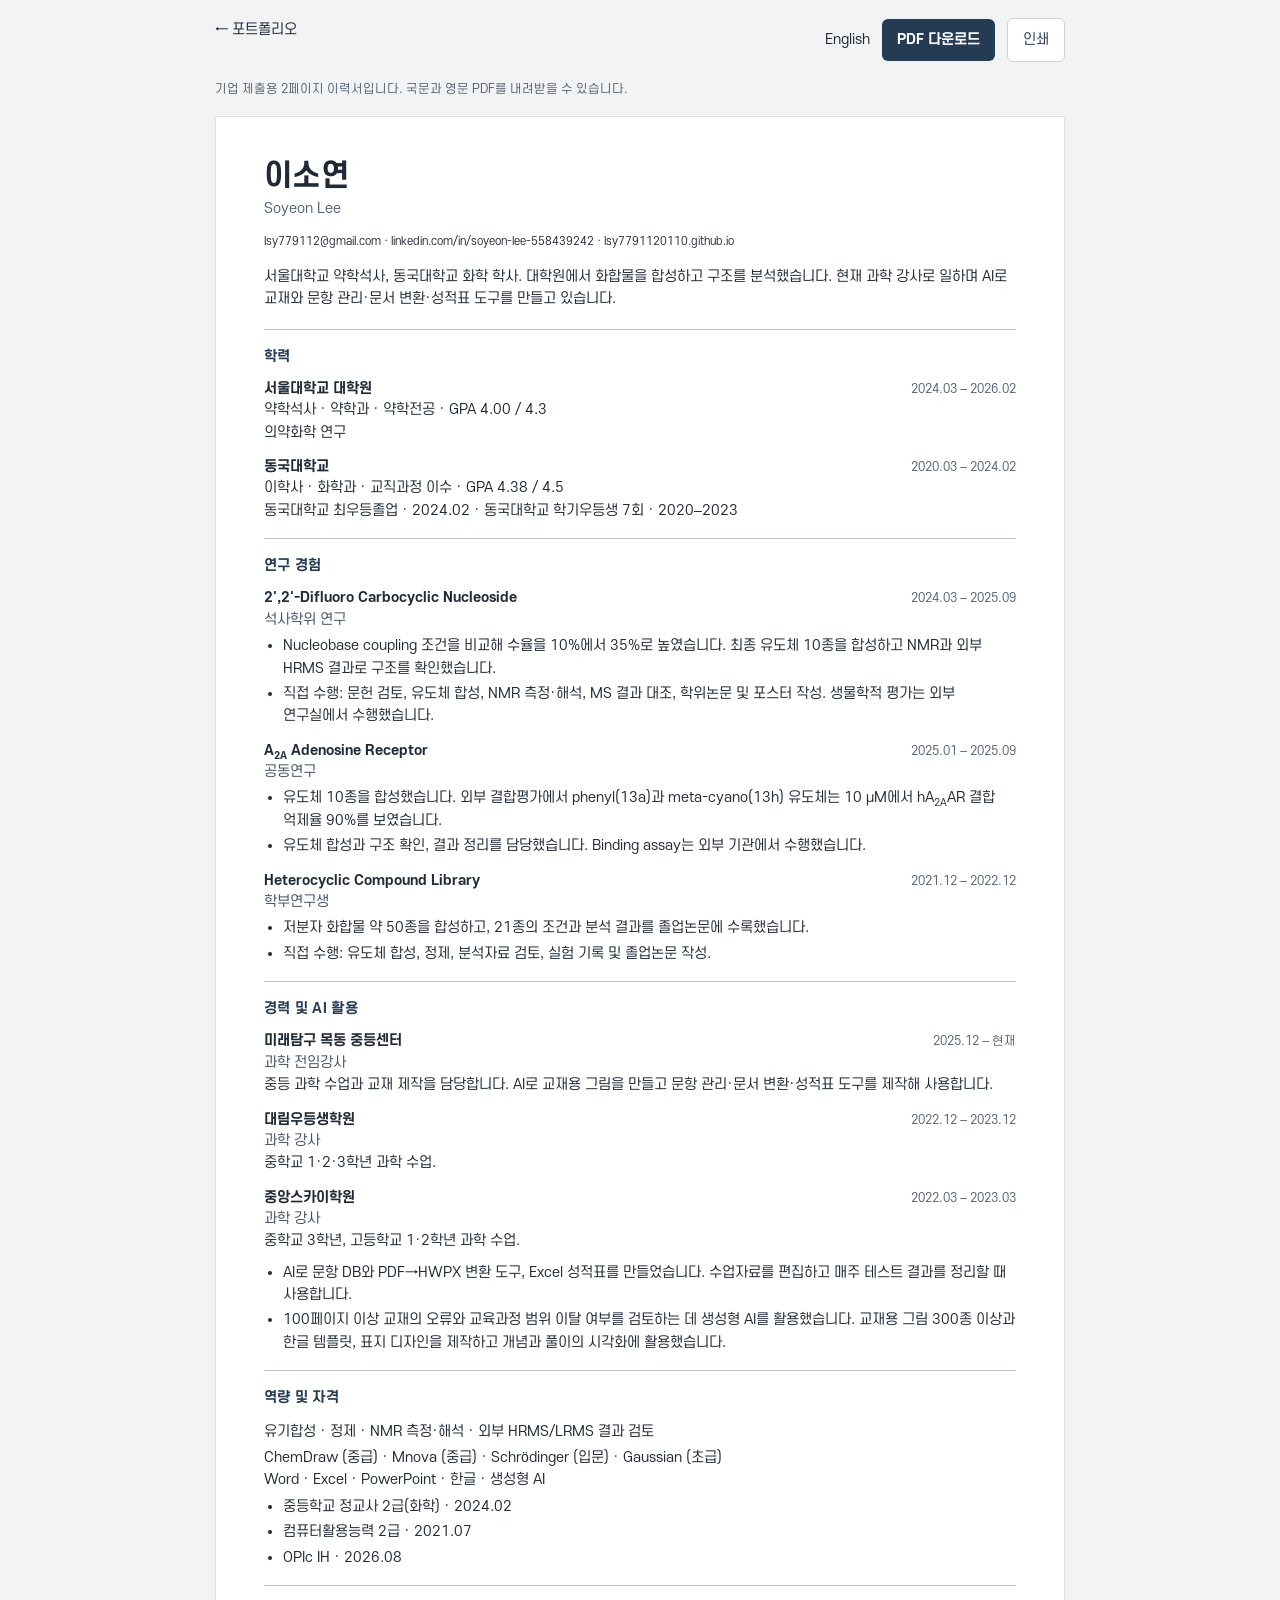
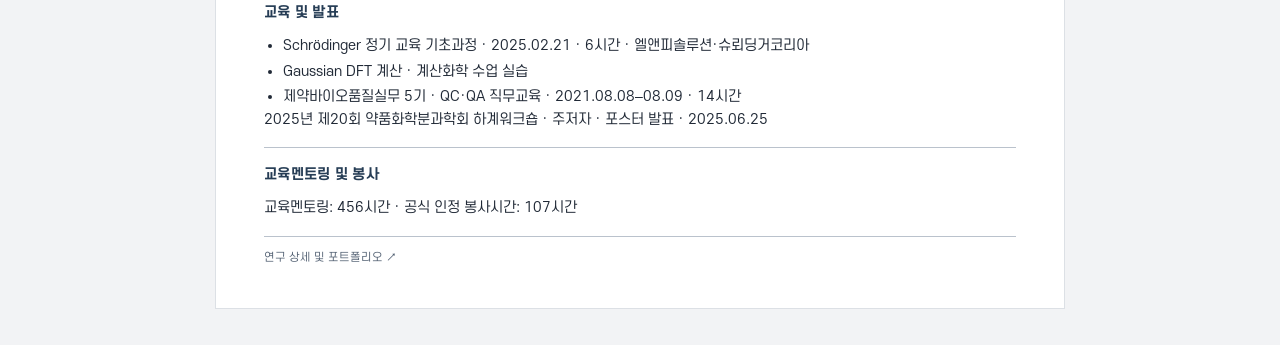
<file: resume/index.html>
<!doctype html><html lang="ko"><head><meta charset="utf-8"><meta name="viewport" content="width=device-width,initial-scale=1"><title>이소연 — 이력서</title><link rel="icon" href="/brand/bunny-head.png"><link rel="stylesheet" href="/theme.css?v=20261104-local-score"><link rel="stylesheet" href="/resume.css?v=20261115-resume1"><script src="/profile.js?v=20261115-resume1" defer></script><script src="/resume-render.js?v=20261115-resume1" defer></script></head><body><nav class="cv-toolbar" aria-label="이력서 메뉴"><a href="/">← 포트폴리오</a><div><a href="/en/resume/">English</a><a class="cv-download" href="/files/Soyeon-Lee-Resume-KO.pdf?v=20261115-resume1" download="Soyeon-Lee-Resume-KO.pdf">PDF 다운로드</a><button type="button" id="save-resume">인쇄</button></div></nav><p class="cv-help">기업 제출용 2페이지 이력서입니다. 국문과 영문 PDF를 내려받을 수 있습니다.</p><main class="cv-sheet" id="resume-content"><header class="resume-header"><h1>이소연</h1><p class="english-name">Soyeon Lee</p><p class="resume-contact"><a href="mailto:lsy779112@gmail.com">lsy779112@gmail.com</a><span> · </span><a href="https://www.linkedin.com/in/soyeon-lee-558439242/">linkedin.com/in/soyeon-lee-558439242</a><span> · </span><a href="https://lsy7791120110.github.io/">lsy7791120110.github.io</a></p><p class="resume-summary">서울대학교 약학석사, 동국대학교 화학 학사. 대학원에서 화합물을 합성하고 구조를 분석했습니다. 현재 과학 강사로 일하며 AI로 교재와 문항 관리·문서 변환·성적표 도구를 만들고 있습니다.</p></header><section><h2>학력</h2><article class="resume-item"><div class="resume-item-head"><h3>서울대학교 대학원</h3><span>2024.03 – 2026.02</span></div><p>약학석사 · 약학과 · 약학전공 · GPA 4.00 / 4.3</p><p>의약화학 연구</p></article><article class="resume-item"><div class="resume-item-head"><h3>동국대학교</h3><span>2020.03 – 2024.02</span></div><p>이학사 · 화학과 · 교직과정 이수 · GPA 4.38 / 4.5</p><p>동국대학교 최우등졸업 · 2024.02 · 동국대학교 학기우등생 7회 · 2020–2023</p></article></section><section><h2>연구 경험</h2><article class="resume-item"><div class="resume-item-head"><h3>2&#39;,2&#39;-Difluoro Carbocyclic Nucleoside</h3><span>2024.03 – 2025.09</span></div><p class="resume-role">석사학위 연구</p><ul><li>Nucleobase coupling 조건을 비교해 수율을 10%에서 35%로 높였습니다. 최종 유도체 10종을 합성하고 NMR과 외부 HRMS 결과로 구조를 확인했습니다.</li><li>직접 수행: 문헌 검토, 유도체 합성, NMR 측정·해석, MS 결과 대조, 학위논문 및 포스터 작성. 생물학적 평가는 외부 연구실에서 수행했습니다.</li></ul></article><article class="resume-item"><div class="resume-item-head"><h3>A<sub>2A</sub> Adenosine Receptor</h3><span>2025.01 – 2025.09</span></div><p class="resume-role">공동연구</p><ul><li>유도체 10종을 합성했습니다. 외부 결합평가에서 phenyl(13a)과 meta-cyano(13h) 유도체는 10 μM에서 hA<sub>2A</sub>AR 결합 억제율 90%를 보였습니다.</li><li>유도체 합성과 구조 확인, 결과 정리를 담당했습니다. Binding assay는 외부 기관에서 수행했습니다.</li></ul></article><article class="resume-item"><div class="resume-item-head"><h3>Heterocyclic Compound Library</h3><span>2021.12 – 2022.12</span></div><p class="resume-role">학부연구생</p><ul><li>저분자 화합물 약 50종을 합성하고, 21종의 조건과 분석 결과를 졸업논문에 수록했습니다.</li><li>직접 수행: 유도체 합성, 정제, 분석자료 검토, 실험 기록 및 졸업논문 작성.</li></ul></article></section><!-- resume-page-break --><section><h2>경력 및 AI 활용</h2><article class="resume-item"><div class="resume-item-head"><h3>미래탐구 목동 중등센터</h3><span>2025.12 – 현재</span></div><p class="resume-role">과학 전임강사</p><p>중등 과학 수업과 교재 제작을 담당합니다. AI로 교재용 그림을 만들고 문항 관리·문서 변환·성적표 도구를 제작해 사용합니다.</p></article><article class="resume-item"><div class="resume-item-head"><h3>대림우등생학원</h3><span>2022.12 – 2023.12</span></div><p class="resume-role">과학 강사</p><p>중학교 1·2·3학년 과학 수업.</p></article><article class="resume-item"><div class="resume-item-head"><h3>중앙스카이학원</h3><span>2022.03 – 2023.03</span></div><p class="resume-role">과학 강사</p><p>중학교 3학년, 고등학교 1·2학년 과학 수업.</p></article><ul class="ai-achievements"><li>AI로 문항 DB와 PDF→HWPX 변환 도구, Excel 성적표를 만들었습니다. 수업자료를 편집하고 매주 테스트 결과를 정리할 때 사용합니다.</li><li>100페이지 이상 교재의 오류와 교육과정 범위 이탈 여부를 검토하는 데 생성형 AI를 활용했습니다. 교재용 그림 300종 이상과 한글 템플릿, 표지 디자인을 제작하고 개념과 풀이의 시각화에 활용했습니다.</li></ul></section><section><h2>역량 및 자격</h2><p>유기합성 · 정제 · NMR 측정·해석 · 외부 HRMS/LRMS 결과 검토</p><p class="software-levels">ChemDraw (중급) · Mnova (중급) · Schrödinger (입문) · Gaussian (초급)</p><p>Word · Excel · PowerPoint · 한글 · 생성형 AI</p><ul><li>중등학교 정교사 2급(화학) · 2024.02</li><li>컴퓨터활용능력 2급 · 2021.07</li><li>OPIc IH · 2026.08</li></ul></section><section><h2>교육 및 발표</h2><ul><li>Schrödinger 정기 교육 기초과정 · 2025.02.21 · 6시간 · 엘앤피솔루션·슈뢰딩거코리아</li><li>Gaussian DFT 계산 · 계산화학 수업 실습</li><li>제약바이오품질실무 5기 · QC·QA 직무교육 · 2021.08.08–08.09 · 14시간</li></ul><p>2025년 제20회 약품화학분과학회 하계워크숍 · 주저자 · 포스터 발표 · 2025.06.25</p></section><section><h2>교육멘토링 및 봉사</h2><p>교육멘토링: 456시간 · 공식 인정 봉사시간: 107시간</p></section><footer class="resume-footer"><a href="https://lsy7791120110.github.io/">연구 상세 및 포트폴리오 ↗</a></footer></main></body></html>
</file>
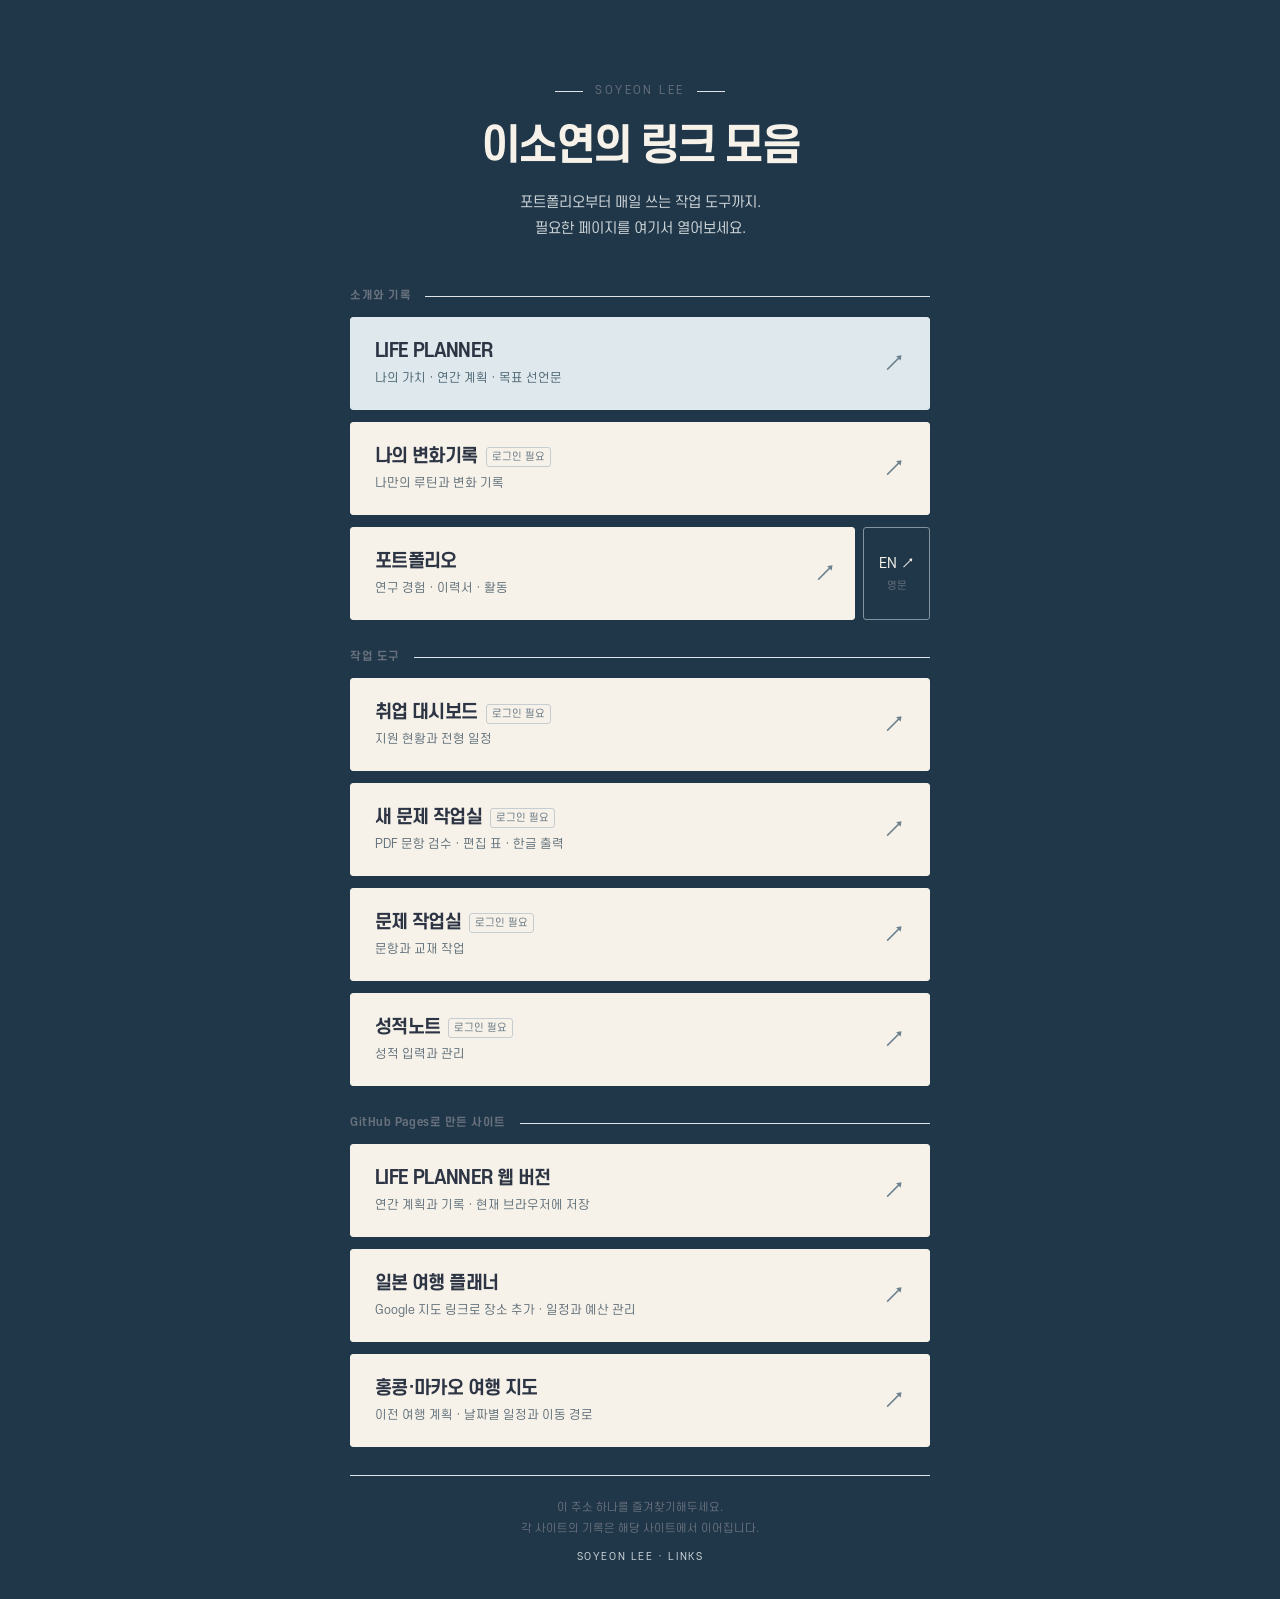
<file: start/index.html>
<!doctype html>
<html lang="ko">
<head>
<meta charset="utf-8">
<meta name="viewport" content="width=device-width,initial-scale=1">
<meta name="theme-color" content="#203749">
<meta name="robots" content="noindex">
<meta name="description" content="이소연의 포트폴리오와 LIFE PLANNER, 자주 쓰는 작업 도구를 한곳에서 열어보세요.">
<title>이소연의 링크 모음</title>
<style>
@font-face{font-family:Dream;src:url('https://cdn.jsdelivr.net/gh/projectnoonnu/noonfonts_six@1.2/S-CoreDream-4Regular.woff');font-weight:400;font-display:swap}
@font-face{font-family:Dream;src:url('https://cdn.jsdelivr.net/gh/projectnoonnu/noonfonts_six@1.2/S-CoreDream-6Bold.woff');font-weight:600;font-display:swap}
:root{color-scheme:dark;--navy:#203749;--cream:#f6f2e9;--muted:#b6c3cb;--line:#526574;--ink:#253d4d}
*{box-sizing:border-box}
body{margin:0;background:var(--navy);color:var(--cream);font:400 14px/1.7 Dream,system-ui,sans-serif;word-break:keep-all;-webkit-font-smoothing:antialiased}
main{width:min(580px,calc(100% - 40px));margin:0 auto;padding:64px 0 32px}
header{text-align:center;padding:0 0 38px}
.signature{display:inline-flex;align-items:center;gap:12px;font-size:11px;letter-spacing:.22em;color:var(--muted)}
.signature::before,.signature::after{content:"";width:28px;height:1px;background:var(--line)}
h1{font-size:38px;line-height:1.35;letter-spacing:-.06em;font-weight:600;margin:18px 0 14px}
header p{margin:0;color:#d2d9dc;font-size:14px;line-height:1.9}
.group{margin:0 0 28px}
.group-heading{display:flex;align-items:center;gap:14px;margin:0 0 12px}
h2{margin:0;font-size:11px;font-weight:400;letter-spacing:.05em;color:var(--muted);white-space:nowrap}
.group-heading::after{content:"";height:1px;flex:1;background:var(--line)}
.links{display:grid;gap:12px}
.entry{display:grid;grid-template-columns:1fr 24px;align-items:center;gap:14px;min-height:91px;padding:20px 24px;background:var(--cream);border:1px solid var(--cream);border-radius:3px;color:var(--ink);text-decoration:none;transition:background .16s,transform .16s}
.entry b{display:block;font-size:18px;line-height:1.5;font-weight:600;letter-spacing:-.035em}
.entry small{display:block;margin-top:4px;color:#61707a;font-size:12px;line-height:1.65}
.arrow{justify-self:end;font-family:system-ui,sans-serif;font-size:23px;line-height:1;color:#6d818e}
.entry.featured{background:#dfe9ed;border-color:#dfe9ed}
.entry.featured small{color:#4d6573}
.portfolio{display:grid;grid-template-columns:1fr 67px;gap:8px}
.portfolio .entry{padding-right:18px}
.language{display:flex;flex-direction:column;align-items:center;justify-content:center;gap:3px;background:transparent;border:1px solid #82939f;border-radius:3px;color:var(--cream);text-decoration:none;font-size:14px;min-height:91px}
.language small{font-size:10px;color:var(--muted)}
.badge{display:inline-block;margin-left:8px;border:1px solid #c6cdd0;border-radius:3px;padding:1px 5px;vertical-align:middle;color:#667581;font-size:10px;font-weight:400;line-height:1.6;letter-spacing:0}
footer{text-align:center;border-top:1px solid var(--line);padding:22px 0 0;color:var(--muted);font-size:11px;line-height:1.9}
footer p{margin:0 0 7px}
footer .name{color:#d2d9dc;font-size:10px;letter-spacing:.16em}
a:focus-visible{outline:3px solid #edc8a8;outline-offset:4px}
@media(hover:hover){.entry:hover{background:#fffaf0;transform:translateY(-2px)}.entry.featured:hover{background:#edf4f6}.language:hover{background:#314b5f}}
@media(min-width:1000px){main{padding-top:76px}header{padding-bottom:44px}h1{font-size:42px}}
@media(max-width:420px){main{width:calc(100% - 32px);padding-top:40px}header{padding-bottom:30px}h1{font-size:32px;margin-top:16px}header p{font-size:12px}.entry{padding:18px;min-height:88px;gap:8px}.entry b{font-size:16px}.entry small{font-size:11px}.portfolio{grid-template-columns:1fr 60px}.language{min-height:88px}.badge{font-size:9px;margin-left:5px}}
@media(prefers-reduced-motion:reduce){.entry{transition:none}}
</style>
<link rel="stylesheet" href="/theme.css?v=20261104-all-score"></head>
<body>
<main>
<header>
<div class="signature">SOYEON LEE</div>
<h1>이소연의 링크 모음</h1>
<p>포트폴리오부터 매일 쓰는 작업 도구까지.<br>필요한 페이지를 여기서 열어보세요.</p>
</header>
<section class="group" aria-labelledby="daily-heading">
<div class="group-heading"><h2 id="daily-heading">소개와 기록</h2></div>
<div class="links">
<a class="entry featured" href="https://script.google.com/macros/s/AKfycbwdVtdgmDyFRvI8RvjRmZ4boPgeuzZwkBm3xCcHsDMCl9GorH8hv13dS2xTpR4XcFDXag/exec"><span><b>LIFE PLANNER</b><small>나의 가치 · 연간 계획 · 목표 선언문</small></span><span class="arrow" aria-hidden="true">↗</span></a>
<a class="entry" href="https://script.google.com/macros/s/AKfycbye2qLNWcoPBZe1Qyl0-66zCKGu2WaSswiK-t7XWX2USdpTBeZCNwLgxDO0vRI9Mosovw/exec"><span><b>나의 변화기록<span class="badge">로그인 필요</span></b><small>나만의 루틴과 변화 기록</small></span><span class="arrow" aria-hidden="true">↗</span></a>
<div class="portfolio">
<a class="entry" href="https://lsy7791120110.github.io/"><span><b>포트폴리오</b><small>연구 경험 · 이력서 · 활동</small></span><span class="arrow" aria-hidden="true">↗</span></a>
<a class="language" href="https://lsy7791120110.github.io/en/" aria-label="영문 포트폴리오"><span lang="en">EN ↗</span><small>영문</small></a>
</div>
</div>
</section>
<section class="group" aria-labelledby="tools-heading">
<div class="group-heading"><h2 id="tools-heading">작업 도구</h2></div>
<div class="links">
<a class="entry" href="https://script.google.com/macros/s/AKfycbwmOgRRCuH9LBKuS1QpLn-hjkMVKrQ6djFbuL2X5Jj9f4YWx1JRgxi1aDfeEWMbzm3d/exec"><span><b>취업 대시보드<span class="badge">로그인 필요</span></b><small>지원 현황과 전형 일정</small></span><span class="arrow" aria-hidden="true">↗</span></a>
<a class="entry" href="https://sorabbit-question-studio-web.lsy779112.chatgpt.site/"><span><b>새 문제 작업실<span class="badge">로그인 필요</span></b><small>PDF 문항 검수 · 편집 표 · 한글 출력</small></span><span class="arrow" aria-hidden="true">↗</span></a>
<a class="entry" href="https://sorabbit-question-studio.lsy779112.chatgpt.site/"><span><b>문제 작업실<span class="badge">로그인 필요</span></b><small>문항과 교재 작업</small></span><span class="arrow" aria-hidden="true">↗</span></a>
<a class="entry" href="https://grades-note.lsy779112.chatgpt.site/"><span><b>성적노트<span class="badge">로그인 필요</span></b><small>성적 입력과 관리</small></span><span class="arrow" aria-hidden="true">↗</span></a>
</div>
</section>
<section class="group" aria-labelledby="github-pages-heading">
<div class="group-heading"><h2 id="github-pages-heading">GitHub Pages로 만든 사이트</h2></div>
<div class="links">
<a class="entry" href="https://lsy7791120110.github.io/life-planner/"><span><b>LIFE PLANNER 웹 버전</b><small>연간 계획과 기록 · 현재 브라우저에 저장</small></span><span class="arrow" aria-hidden="true">↗</span></a>
<a class="entry" href="https://lsy7791120110.github.io/japan-trip/"><span><b>일본 여행 플래너</b><small>Google 지도 링크로 장소 추가 · 일정과 예산 관리</small></span><span class="arrow" aria-hidden="true">↗</span></a>
<a class="entry" href="https://lsy7791120110.github.io/hongkong-macau-trip/"><span><b>홍콩·마카오 여행 지도</b><small>이전 여행 계획 · 날짜별 일정과 이동 경로</small></span><span class="arrow" aria-hidden="true">↗</span></a>
</div>
</section>
<footer><p>이 주소 하나를 즐겨찾기해두세요.<br>각 사이트의 기록은 해당 사이트에서 이어집니다.</p><span class="name" lang="en">SOYEON LEE · LINKS</span></footer>
</main>
</body>
</html>
</file>
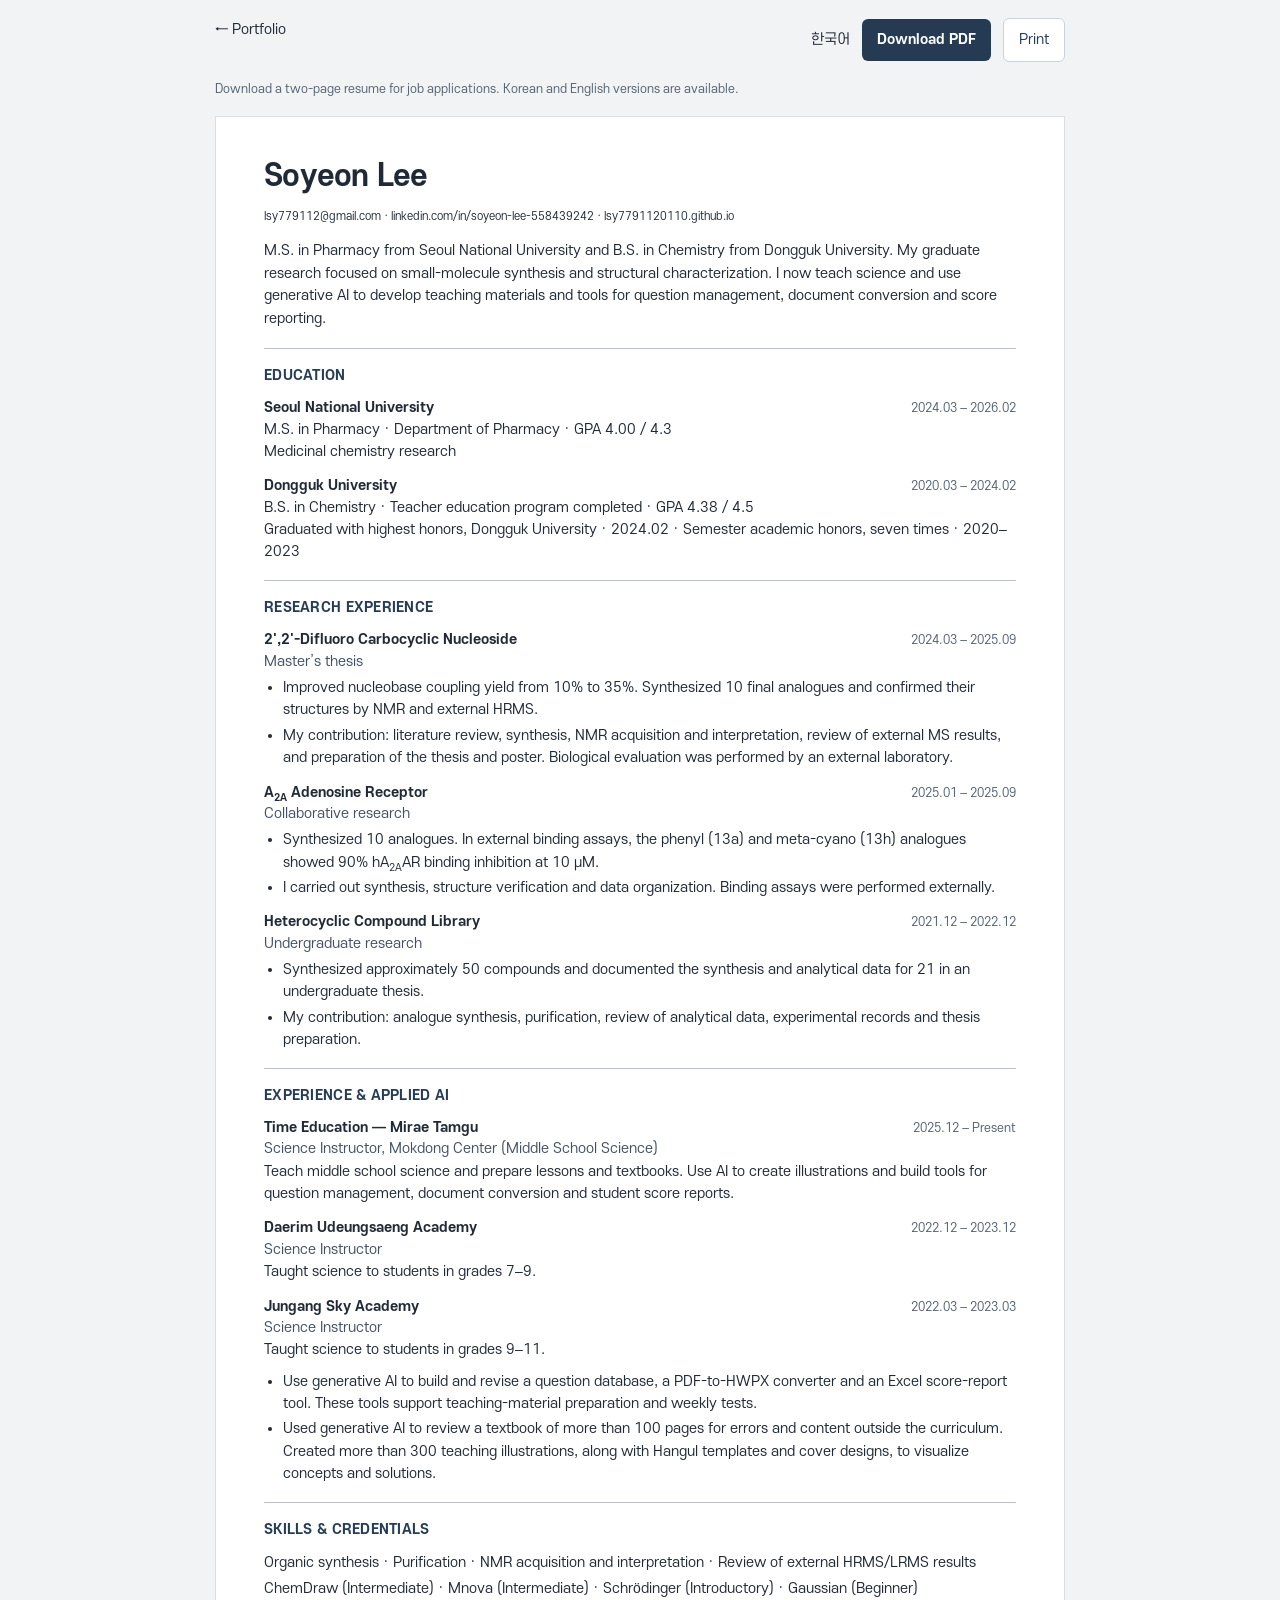
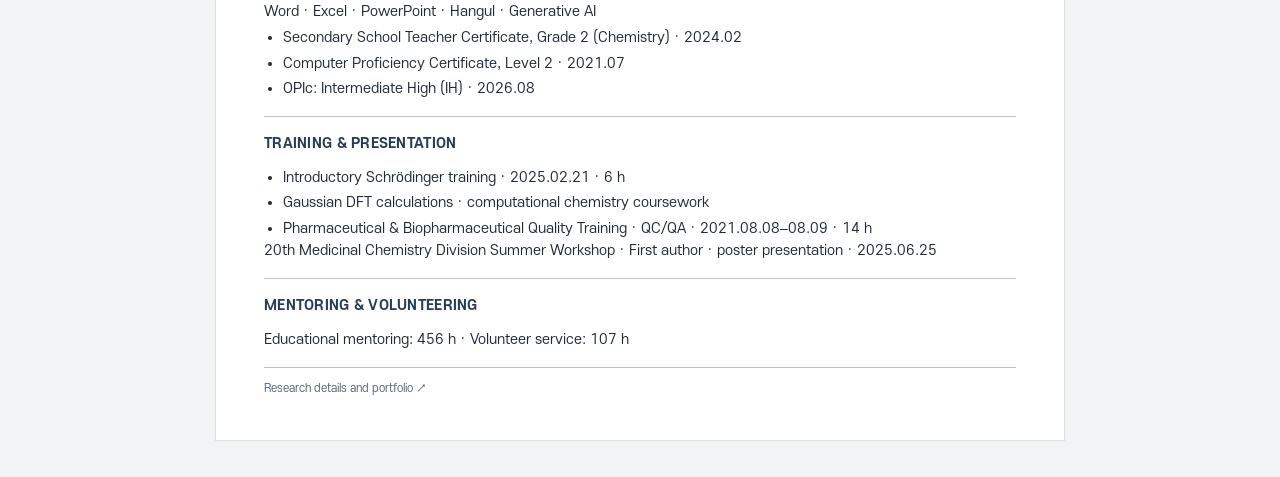
<file: en/resume/index.html>
<!doctype html><html lang="en"><head><meta charset="utf-8"><meta name="viewport" content="width=device-width,initial-scale=1"><title>Soyeon Lee — Resume</title><link rel="icon" href="/brand/bunny-head.png"><link rel="stylesheet" href="/theme.css?v=20261104-local-score"><link rel="stylesheet" href="/resume.css?v=20261115-resume1"><script src="/profile.en.js?v=20261115-resume1" defer></script><script src="/resume-render.js?v=20261115-resume1" defer></script></head><body><nav class="cv-toolbar" aria-label="Resume actions"><a href="/en/">← Portfolio</a><div><a href="/resume/">한국어</a><a class="cv-download" href="/files/Soyeon-Lee-Resume-EN.pdf?v=20261115-resume1" download="Soyeon-Lee-Resume-EN.pdf">Download PDF</a><button type="button" id="save-resume">Print</button></div></nav><p class="cv-help">Download a two-page resume for job applications. Korean and English versions are available.</p><main class="cv-sheet" id="resume-content"><header class="resume-header"><h1>Soyeon Lee</h1><p class="resume-contact"><a href="mailto:lsy779112@gmail.com">lsy779112@gmail.com</a><span> · </span><a href="https://www.linkedin.com/in/soyeon-lee-558439242/">linkedin.com/in/soyeon-lee-558439242</a><span> · </span><a href="https://lsy7791120110.github.io/en/">lsy7791120110.github.io</a></p><p class="resume-summary">M.S. in Pharmacy from Seoul National University and B.S. in Chemistry from Dongguk University. My graduate research focused on small-molecule synthesis and structural characterization. I now teach science and use generative AI to develop teaching materials and tools for question management, document conversion and score reporting.</p></header><section><h2>EDUCATION</h2><article class="resume-item"><div class="resume-item-head"><h3>Seoul National University</h3><span>2024.03 – 2026.02</span></div><p>M.S. in Pharmacy · Department of Pharmacy · GPA 4.00 / 4.3</p><p>Medicinal chemistry research</p></article><article class="resume-item"><div class="resume-item-head"><h3>Dongguk University</h3><span>2020.03 – 2024.02</span></div><p>B.S. in Chemistry · Teacher education program completed · GPA 4.38 / 4.5</p><p>Graduated with highest honors, Dongguk University · 2024.02 · Semester academic honors, seven times · 2020–2023</p></article></section><section><h2>RESEARCH EXPERIENCE</h2><article class="resume-item"><div class="resume-item-head"><h3>2&#39;,2&#39;-Difluoro Carbocyclic Nucleoside</h3><span>2024.03 – 2025.09</span></div><p class="resume-role">Master’s thesis</p><ul><li>Improved nucleobase coupling yield from 10% to 35%. Synthesized 10 final analogues and confirmed their structures by NMR and external HRMS.</li><li>My contribution: literature review, synthesis, NMR acquisition and interpretation, review of external MS results, and preparation of the thesis and poster. Biological evaluation was performed by an external laboratory.</li></ul></article><article class="resume-item"><div class="resume-item-head"><h3>A<sub>2A</sub> Adenosine Receptor</h3><span>2025.01 – 2025.09</span></div><p class="resume-role">Collaborative research</p><ul><li>Synthesized 10 analogues. In external binding assays, the phenyl (13a) and meta-cyano (13h) analogues showed 90% hA<sub>2A</sub>AR binding inhibition at 10 μM.</li><li>I carried out synthesis, structure verification and data organization. Binding assays were performed externally.</li></ul></article><article class="resume-item"><div class="resume-item-head"><h3>Heterocyclic Compound Library</h3><span>2021.12 – 2022.12</span></div><p class="resume-role">Undergraduate research</p><ul><li>Synthesized approximately 50 compounds and documented the synthesis and analytical data for 21 in an undergraduate thesis.</li><li>My contribution: analogue synthesis, purification, review of analytical data, experimental records and thesis preparation.</li></ul></article></section><!-- resume-page-break --><section><h2>EXPERIENCE & APPLIED AI</h2><article class="resume-item"><div class="resume-item-head"><h3>Time Education — Mirae Tamgu</h3><span>2025.12 – Present</span></div><p class="resume-role">Science Instructor, Mokdong Center (Middle School Science)</p><p>Teach middle school science and prepare lessons and textbooks. Use AI to create illustrations and build tools for question management, document conversion and student score reports.</p></article><article class="resume-item"><div class="resume-item-head"><h3>Daerim Udeungsaeng Academy</h3><span>2022.12 – 2023.12</span></div><p class="resume-role">Science Instructor</p><p>Taught science to students in grades 7–9.</p></article><article class="resume-item"><div class="resume-item-head"><h3>Jungang Sky Academy</h3><span>2022.03 – 2023.03</span></div><p class="resume-role">Science Instructor</p><p>Taught science to students in grades 9–11.</p></article><ul class="ai-achievements"><li>Use generative AI to build and revise a question database, a PDF-to-HWPX converter and an Excel score-report tool. These tools support teaching-material preparation and weekly tests.</li><li>Used generative AI to review a textbook of more than 100 pages for errors and content outside the curriculum. Created more than 300 teaching illustrations, along with Hangul templates and cover designs, to visualize concepts and solutions.</li></ul></section><section><h2>SKILLS & CREDENTIALS</h2><p>Organic synthesis · Purification · NMR acquisition and interpretation · Review of external HRMS/LRMS results</p><p class="software-levels">ChemDraw (Intermediate) · Mnova (Intermediate) · Schrödinger (Introductory) · Gaussian (Beginner)</p><p>Word · Excel · PowerPoint · Hangul · Generative AI</p><ul><li>Secondary School Teacher Certificate, Grade 2 (Chemistry) · 2024.02</li><li>Computer Proficiency Certificate, Level 2 · 2021.07</li><li>OPIc: Intermediate High (IH) · 2026.08</li></ul></section><section><h2>TRAINING & PRESENTATION</h2><ul><li>Introductory Schrödinger training · 2025.02.21 · 6 h</li><li>Gaussian DFT calculations · computational chemistry coursework</li><li>Pharmaceutical &amp; Biopharmaceutical Quality Training · QC/QA · 2021.08.08–08.09 · 14 h</li></ul><p>20th Medicinal Chemistry Division Summer Workshop · First author · poster presentation · 2025.06.25</p></section><section><h2>MENTORING & VOLUNTEERING</h2><p>Educational mentoring: 456 h · Volunteer service: 107 h</p></section><footer class="resume-footer"><a href="https://lsy7791120110.github.io/en/">Research details and portfolio ↗</a></footer></main></body></html>
</file>
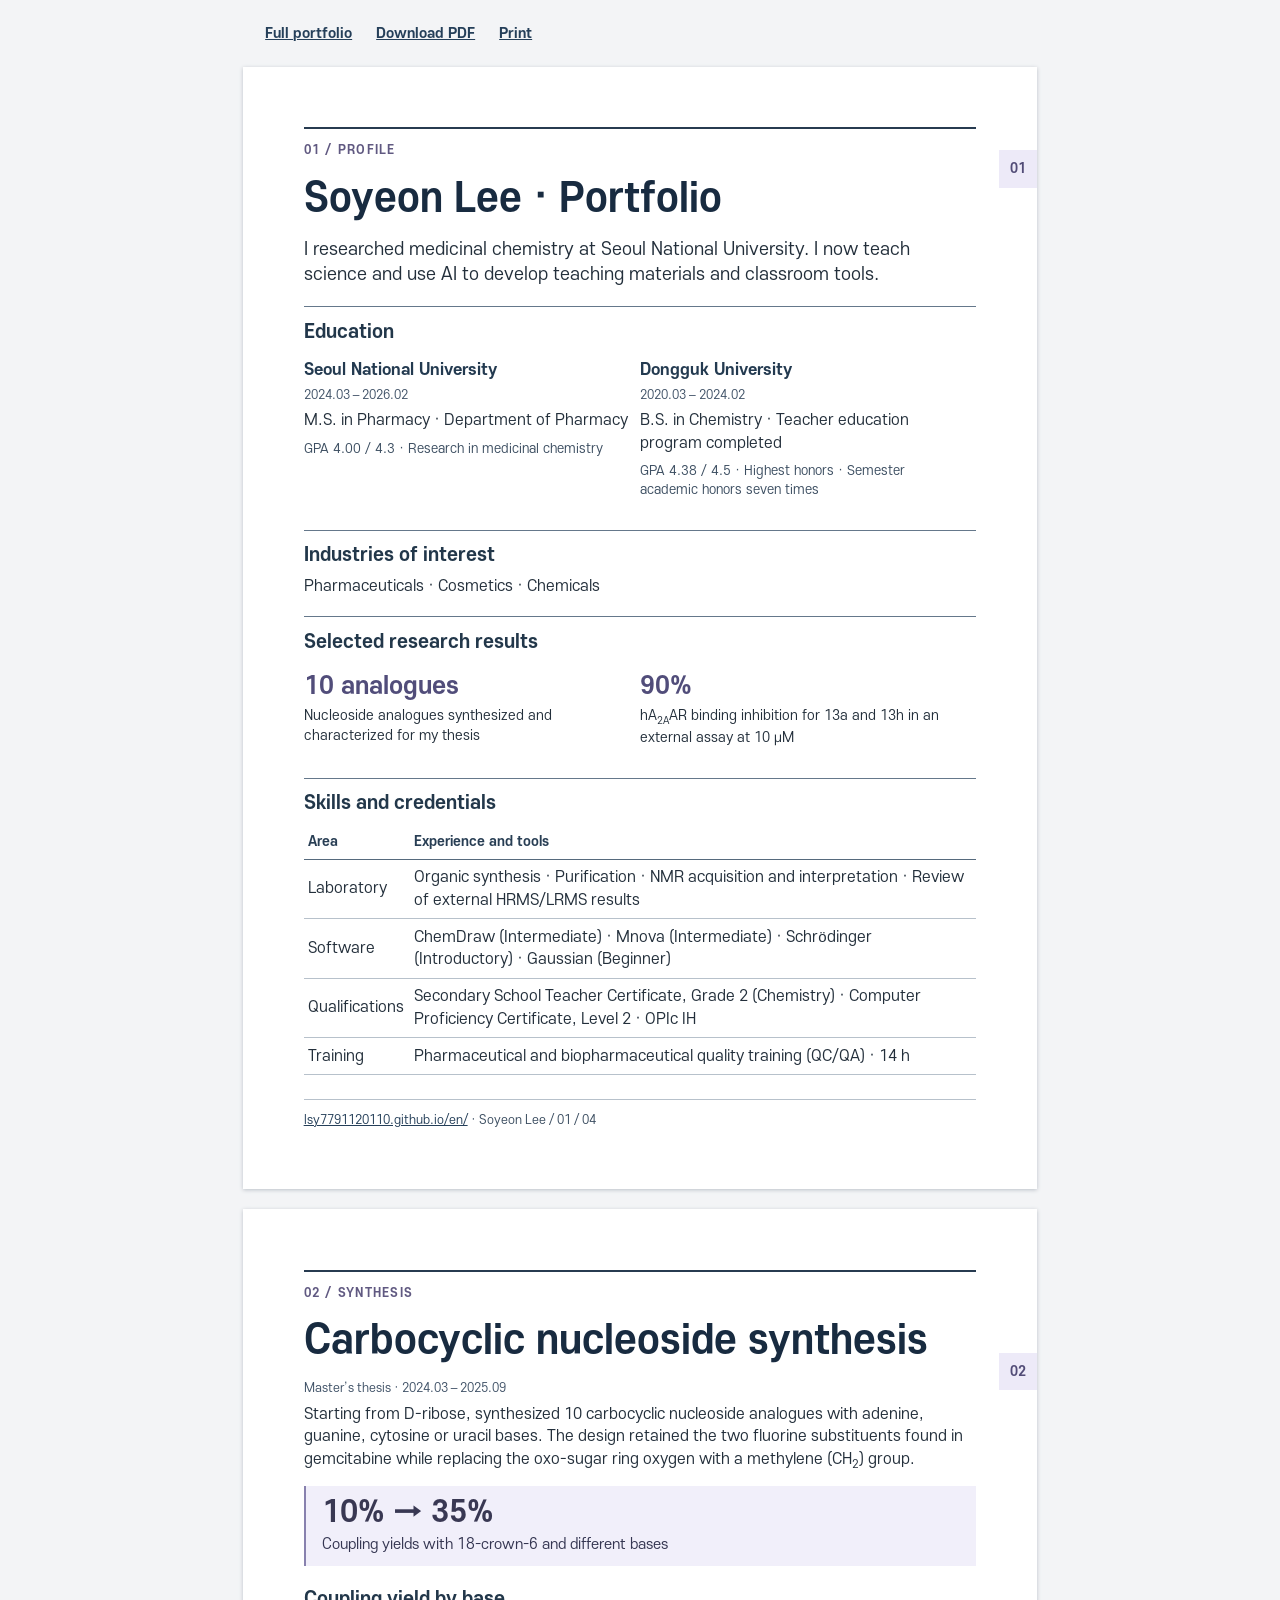
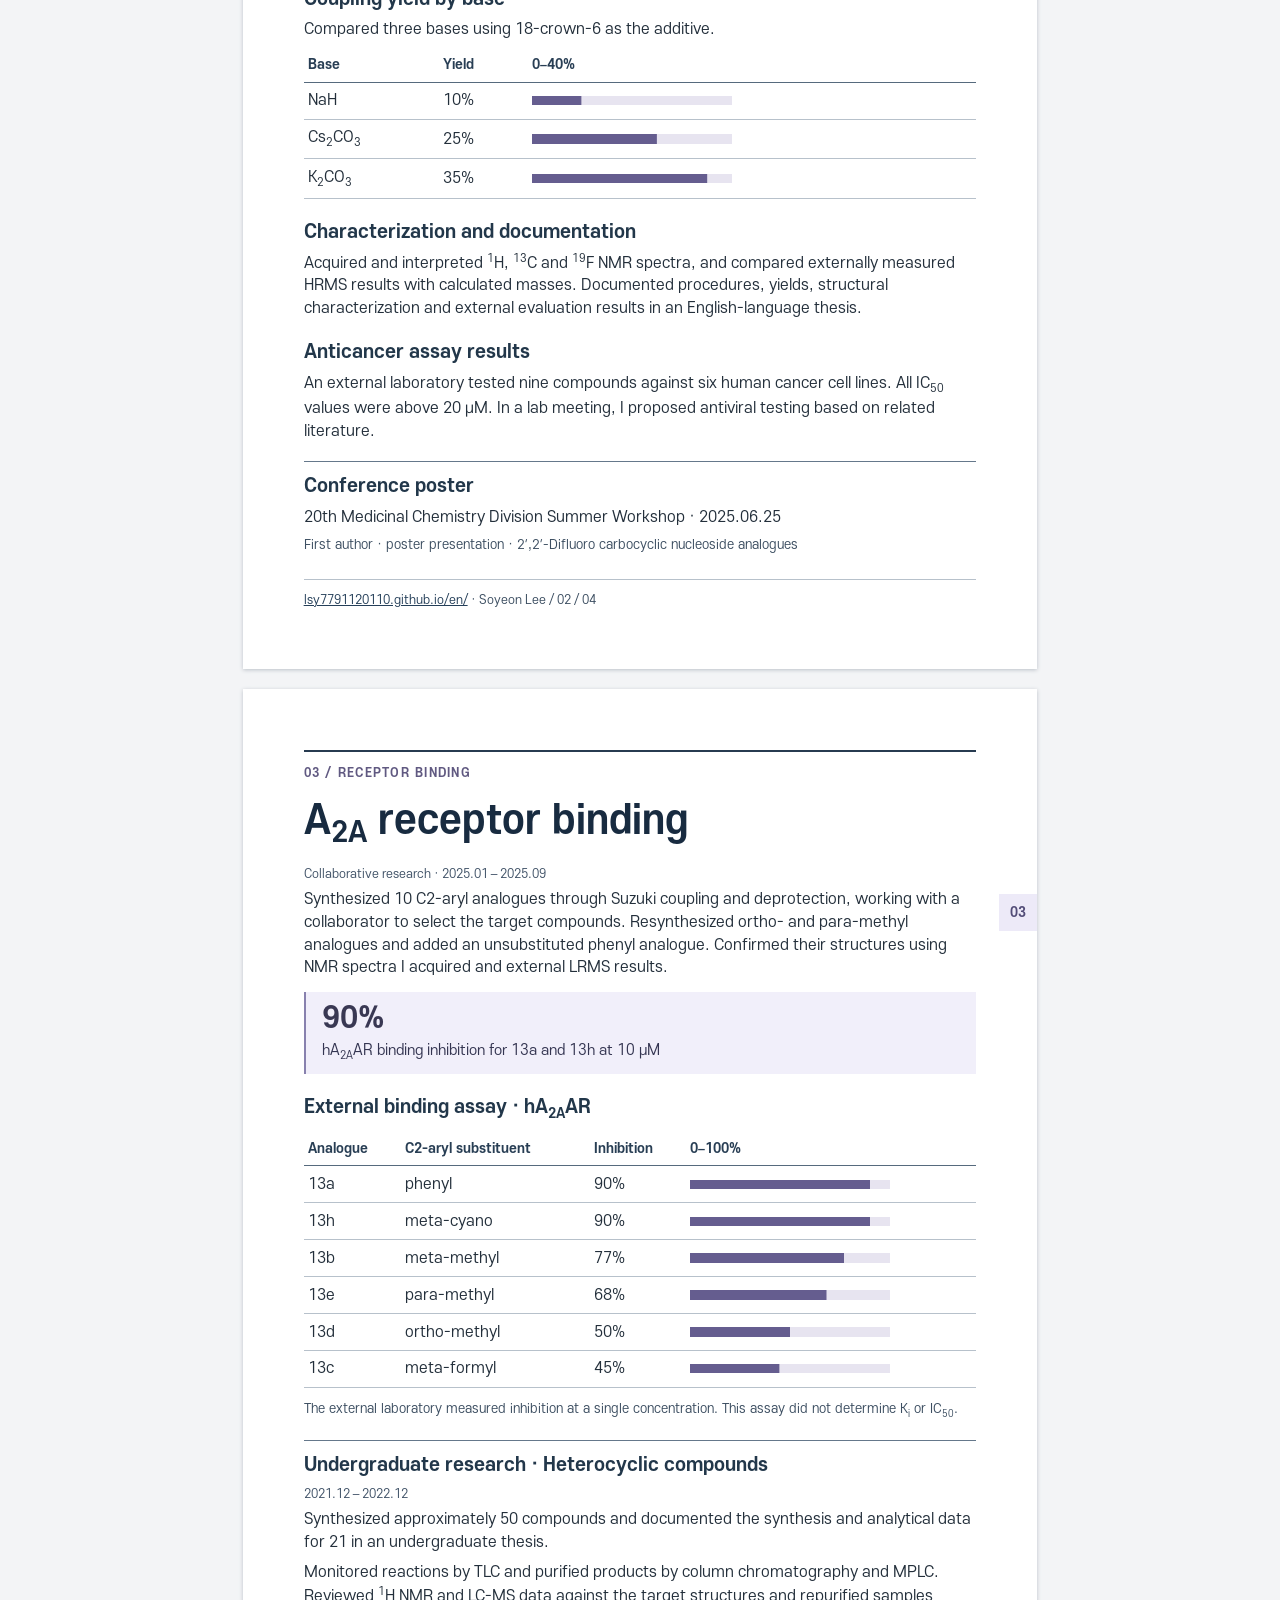
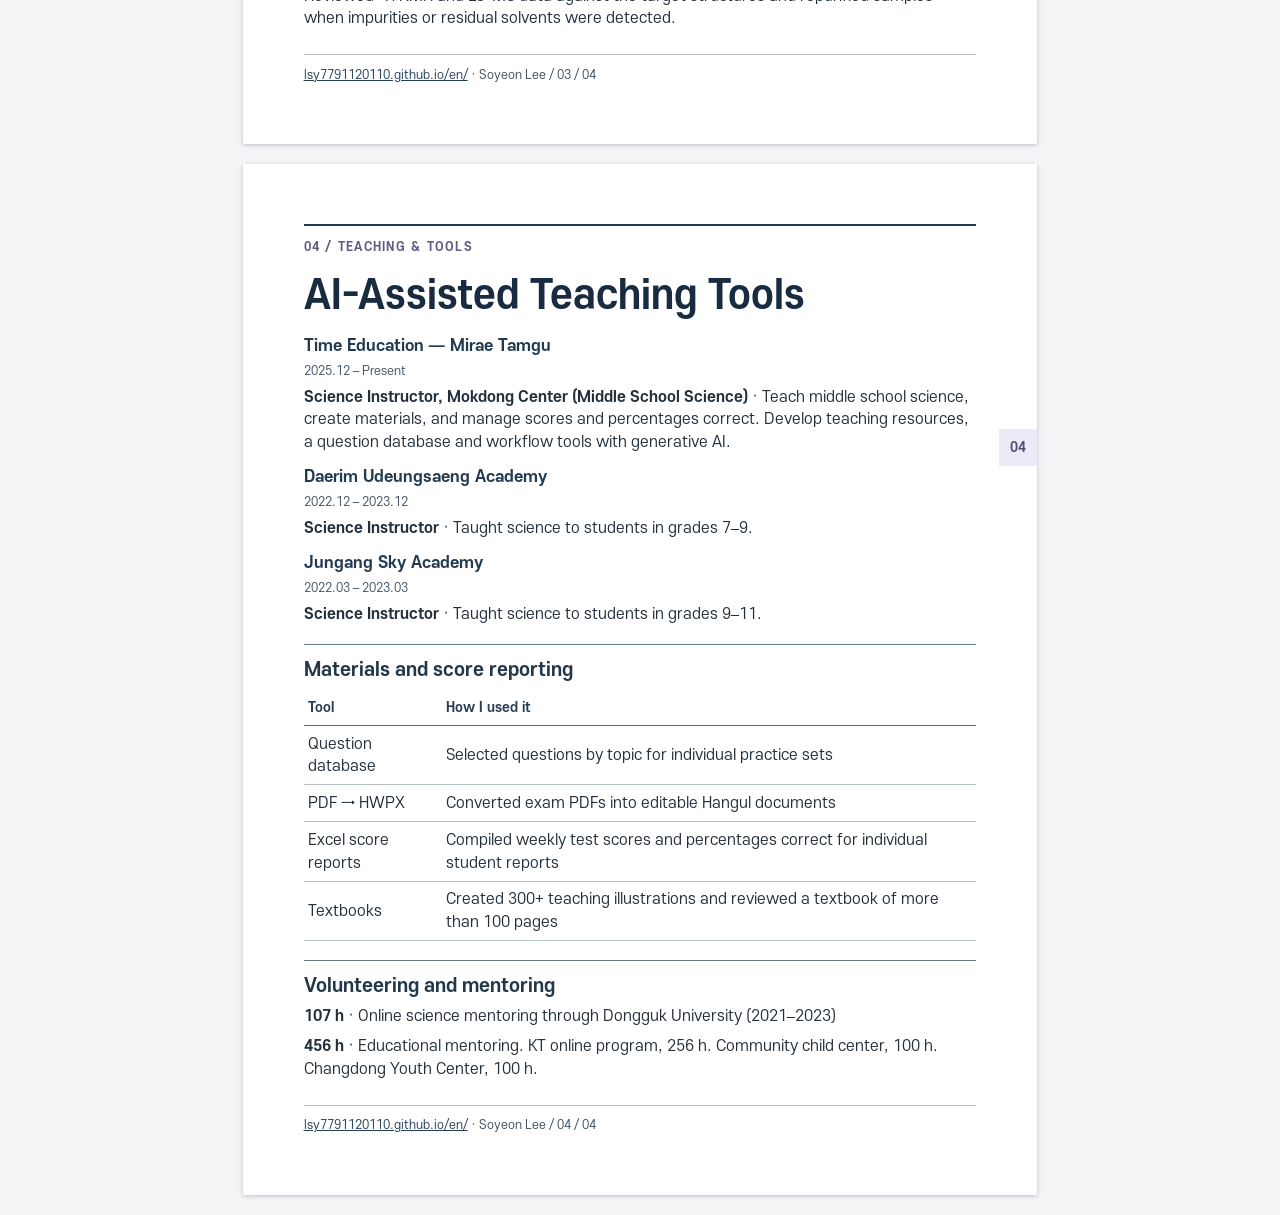
<file: files/Soyeon-Lee-Portfolio-EN.html>
<!doctype html><html lang="en"><head><meta charset="utf-8"><meta name="viewport" content="width=device-width,initial-scale=1"><title>Soyeon Lee · Portfolio</title><!-- S-Core Dream. Copyright S-Core Co., Ltd. Free for personal and corporate use and redistribution. Original font files are distributed unchanged. https://s-core.co.kr/company/font/ --><style>@font-face{font-family:SCoreDream;src:url('/assets/fonts/S-CoreDream-4Regular.woff') format('woff');font-display:swap;font-weight:400}@font-face{font-family:SCoreDream;src:url('/assets/fonts/S-CoreDream-6Bold.woff') format('woff');font-display:swap;font-weight:600}
body{font-family:SCoreDream,sans-serif;font-size:11.3pt;line-height:1.50;color:#232f3b}
.kicker{color:#605981;font-size:9pt;font-weight:bold;letter-spacing:1.25px;padding-top:9pt;border-top:2pt solid #273b50;margin:0 0 13pt}
h1,h2{font-size:29pt;color:#182b40;line-height:1.15;margin:0 0 12pt}
h3{font-size:14pt;margin:14pt 0 4pt;color:#22374a}
h4{font-size:12pt;margin:9pt 0 3pt;color:#233a50}
p{margin:0 0 6pt}.lede{font-size:13pt;line-height:1.45;margin:0 0 12pt}
.meta{font-size:9pt;color:#415368;margin:0 0 4pt}
.rule{border-top:1pt solid #65788b;padding-top:8pt;margin-top:14pt}
.summary{background:#f1effa;border-left:2pt solid #8881ae;padding:8pt 12pt;margin:10pt 0;color:#343551}
.summary strong{font-size:22pt;line-height:1.12;color:#393853}.summary p{font-size:10.7pt;margin:3pt 0 0}
table{border-collapse:collapse;width:100%;margin:6pt 0 9pt}
th,td{text-align:left;padding:5pt 5pt 5pt 3pt;border-bottom:0.6pt solid #b7c1cb}
th{font-size:10pt;color:#283e54;border-bottom:1pt solid #566a7d}
td.num,th.num{text-align:right}sub,sup{font-size:72%}.bar{width:150pt;max-width:100%;height:7pt}
.degree-pair td,.result-pair td{width:50%;vertical-align:top;border:0;padding:3pt 9pt 2pt 0}.degree-pair h4{margin-top:0}.result-pair strong{font-size:18pt;color:#514d7a}.result-pair p{margin-top:2pt;font-size:10pt}.small{font-size:9.5pt;color:#3c4e61}a{color:#253f59}

*{box-sizing:border-box}body{margin:0;background:#f3f4f6;font-weight:500}
.toolbar{max-width:210mm;margin:0 auto;padding:16px 22px;display:flex;gap:24px;flex-wrap:wrap;align-items:center}
.toolbar a,.toolbar button{font:inherit;font-size:14px;font-weight:600;background:transparent;color:#253f59;border:0;text-decoration:underline;cursor:pointer;padding:7px 0}
.sheet{position:relative;background:white;max-width:210mm;margin:0 auto 20px;padding:16mm;box-shadow:0 1px 4px #bbc1c8}
.sheet::after{content:attr(data-folio);position:absolute;right:0;top:22mm;padding:9px 11px;background:#edeaf8;color:#524c77;font-weight:600;font-size:13px}.sheet:nth-child(2)::after{top:38mm}.sheet:nth-child(3)::after{top:54mm}.sheet:nth-child(4)::after{top:70mm}.folio{font-size:9pt;color:#3c4e61;border-top:1px solid #b7c1cb;padding-top:8pt;margin:18pt 0 0}
.folio a{overflow-wrap:anywhere}h1,h2,h3,h4,strong,th{font-weight:600}
@media screen and (max-width:620px){.degree-pair,.degree-pair tbody,.degree-pair tr,.degree-pair td{display:block;width:auto}.degree-pair td+td{margin-top:10px}.result-pair td{padding-right:6px}.sheet::after{display:none}.sheet{padding:24px 18px}.toolbar{gap:16px;padding:12px 18px}body{font-size:11pt}h1,h2{font-size:23pt}td,th{padding:6px 3px}.bar{width:clamp(45px,17vw,105px)}html[lang=ko] p{word-break:keep-all}}
@page{size:A4;margin:15mm}
@media print{.sheet::after{display:none}body{margin:0;background:white}.toolbar{display:none}.sheet{box-shadow:none;margin:0;padding:0;max-width:none;break-after:page}.sheet:last-child{break-after:auto}.summary,table,.folio{break-inside:avoid}h3,h4{break-after:avoid}}
body *,body *::before,body *::after{font-family:SCoreDream,sans-serif;font-synthesis:none}</style></head><body><nav class="toolbar"><a href="https://lsy7791120110.github.io/en/">Full portfolio</a><a download href="https://lsy7791120110.github.io/files/Soyeon-Lee-Portfolio-EN.pdf?v=20261115-resume1">Download PDF</a><button type="button" onclick="window.print()">Print</button></nav><main><section class="sheet" data-folio="01"><p class="kicker">01  /  PROFILE</p><h1>Soyeon Lee · Portfolio</h1><p class="lede">I researched medicinal chemistry at Seoul National University. I now teach science and use AI to develop teaching materials and classroom tools.</p><h3 class="rule">Education</h3><table role="presentation" class="degree-pair"><tr><td><h4>Seoul National University</h4><p class="meta">2024.03 – 2026.02</p><p>M.S. in Pharmacy · Department of Pharmacy</p><p class="small">GPA 4.00 / 4.3 · Research in medicinal chemistry</p></td><td><h4>Dongguk University</h4><p class="meta">2020.03 – 2024.02</p><p>B.S. in Chemistry · Teacher education program completed</p><p class="small">GPA 4.38 / 4.5 · Highest honors · Semester academic honors seven times</p></td></tr></table><h3 class="rule">Industries of interest</h3><p>Pharmaceuticals · Cosmetics · Chemicals</p><h3 class="rule">Selected research results</h3><table role="presentation" class="result-pair"><tr><td><strong>10 analogues</strong><p>Nucleoside analogues synthesized and characterized for my thesis</p></td><td><strong>90%</strong><p>hA<sub>2A</sub>AR binding inhibition for 13a and 13h in an external assay at 10 μM</p></td></tr></table><h3 class="rule">Skills and credentials</h3><table><thead><tr><th scope="col">Area</th><th scope="col">Experience and tools</th></tr></thead><tbody><tr><td>Laboratory</td><td>Organic synthesis · Purification · NMR acquisition and interpretation · Review of external HRMS/LRMS results</td></tr><tr><td>Software</td><td>ChemDraw (Intermediate) · Mnova (Intermediate) · Schrödinger (Introductory) · Gaussian (Beginner)</td></tr><tr><td>Qualifications</td><td>Secondary School Teacher Certificate, Grade 2 (Chemistry) · Computer Proficiency Certificate, Level 2 · OPIc IH</td></tr><tr><td>Training</td><td>Pharmaceutical and biopharmaceutical quality training (QC/QA) · 14 h</td></tr></tbody></table><p class="folio"><a href="https://lsy7791120110.github.io/en/">lsy7791120110.github.io/en/</a> · Soyeon Lee / 01 / 04</p></section><section class="sheet" data-folio="02"><p class="kicker">02  /  SYNTHESIS</p><h2>Carbocyclic nucleoside synthesis</h2><p class="meta">Master’s thesis · 2024.03 – 2025.09</p><p>Starting from D-ribose, synthesized 10 carbocyclic nucleoside analogues with adenine, guanine, cytosine or uracil bases. The design retained the two fluorine substituents found in gemcitabine while replacing the oxo-sugar ring oxygen with a methylene (CH<sub>2</sub>) group.</p><div class="summary"><strong>10% → 35%</strong><p>Coupling yields with 18-crown-6 and different bases</p></div><h3>Coupling yield by base</h3><p>Compared three bases using 18-crown-6 as the additive.</p><table><thead><tr><th scope="col">Base</th><th scope="col">Yield</th><th scope="col">0–40%</th></tr></thead><tbody><tr><td>NaH</td><td>10%</td><td><img class="bar" alt="" data-asset="bar-10-40.png" src="[data-uri]"></td></tr><tr><td>Cs<sub>2</sub>CO<sub>3</sub></td><td>25%</td><td><img class="bar" alt="" data-asset="bar-25-40.png" src="[data-uri]"></td></tr><tr><td>K<sub>2</sub>CO<sub>3</sub></td><td>35%</td><td><img class="bar" alt="" data-asset="bar-35-40.png" src="[data-uri]"></td></tr></tbody></table><h3>Characterization and documentation</h3><p>Acquired and interpreted <sup>1</sup>H, <sup>13</sup>C and <sup>19</sup>F NMR spectra, and compared externally measured HRMS results with calculated masses. Documented procedures, yields, structural characterization and external evaluation results in an English-language thesis.</p><h3>Anticancer assay results</h3><p>An external laboratory tested nine compounds against six human cancer cell lines. All IC<sub>50</sub> values were above 20 μM. In a lab meeting, I proposed antiviral testing based on related literature.</p><h3 class="rule">Conference poster</h3><p>20th Medicinal Chemistry Division Summer Workshop · 2025.06.25</p><p class="small">First author · poster presentation · 2′,2′-Difluoro carbocyclic nucleoside analogues</p><p class="folio"><a href="https://lsy7791120110.github.io/en/">lsy7791120110.github.io/en/</a> · Soyeon Lee / 02 / 04</p></section><section class="sheet" data-folio="03"><p class="kicker">03  /  RECEPTOR BINDING</p><h2>A<sub>2A</sub> receptor binding</h2><p class="meta">Collaborative research · 2025.01 – 2025.09</p><p>Synthesized 10 C2-aryl analogues through Suzuki coupling and deprotection, working with a collaborator to select the target compounds. Resynthesized ortho- and para-methyl analogues and added an unsubstituted phenyl analogue. Confirmed their structures using NMR spectra I acquired and external LRMS results.</p><div class="summary"><strong>90%</strong><p>hA<sub>2A</sub>AR binding inhibition for 13a and 13h at 10 μM</p></div><h3>External binding assay · hA<sub>2A</sub>AR</h3><table><thead><tr><th scope="col">Analogue</th><th scope="col">C2-aryl substituent</th><th scope="col">Inhibition</th><th scope="col">0–100%</th></tr></thead><tbody><tr><td>13a</td><td>phenyl</td><td>90%</td><td><img class="bar" alt="" data-asset="bar-90-100.png" src="[data-uri]"></td></tr><tr><td>13h</td><td>meta-cyano</td><td>90%</td><td><img class="bar" alt="" data-asset="bar-90-100.png" src="[data-uri]"></td></tr><tr><td>13b</td><td>meta-methyl</td><td>77%</td><td><img class="bar" alt="" data-asset="bar-77-100.png" src="[data-uri]"></td></tr><tr><td>13e</td><td>para-methyl</td><td>68%</td><td><img class="bar" alt="" data-asset="bar-68-100.png" src="[data-uri]"></td></tr><tr><td>13d</td><td>ortho-methyl</td><td>50%</td><td><img class="bar" alt="" data-asset="bar-50-100.png" src="[data-uri]"></td></tr><tr><td>13c</td><td>meta-formyl</td><td>45%</td><td><img class="bar" alt="" data-asset="bar-45-100.png" src="[data-uri]"></td></tr></tbody></table><p class="small">The external laboratory measured inhibition at a single concentration. This assay did not determine K<sub>i</sub> or IC<sub>50</sub>.</p><h3 class="rule">Undergraduate research · Heterocyclic compounds</h3><p class="meta">2021.12 – 2022.12</p><p>Synthesized approximately 50 compounds and documented the synthesis and analytical data for 21 in an undergraduate thesis.</p><p>Monitored reactions by TLC and purified products by column chromatography and MPLC. Reviewed <sup>1</sup>H NMR and LC-MS data against the target structures and repurified samples when impurities or residual solvents were detected.</p><p class="folio"><a href="https://lsy7791120110.github.io/en/">lsy7791120110.github.io/en/</a> · Soyeon Lee / 03 / 04</p></section><section class="sheet" data-folio="04"><p class="kicker">04  /  TEACHING &amp; TOOLS</p><h2>AI-Assisted Teaching Tools</h2><h4>Time Education — Mirae Tamgu</h4><p class="meta">2025.12 – Present</p><p><strong>Science Instructor, Mokdong Center (Middle School Science)</strong> · Teach middle school science, create materials, and manage scores and percentages correct. Develop teaching resources, a question database and workflow tools with generative AI.</p><h4>Daerim Udeungsaeng Academy</h4><p class="meta">2022.12 – 2023.12</p><p><strong>Science Instructor</strong> · Taught science to students in grades 7–9.</p><h4>Jungang Sky Academy</h4><p class="meta">2022.03 – 2023.03</p><p><strong>Science Instructor</strong> · Taught science to students in grades 9–11.</p><h3 class="rule">Materials and score reporting</h3><table><thead><tr><th scope="col">Tool</th><th scope="col">How I used it</th></tr></thead><tbody><tr><td>Question database</td><td>Selected questions by topic for individual practice sets</td></tr><tr><td>PDF → HWPX</td><td>Converted exam PDFs into editable Hangul documents</td></tr><tr><td>Excel score reports</td><td>Compiled weekly test scores and percentages correct for individual student reports</td></tr><tr><td>Textbooks</td><td>Created 300+ teaching illustrations and reviewed a textbook of more than 100 pages</td></tr></tbody></table><h3 class="rule">Volunteering and mentoring</h3><p><strong>107 h</strong> · Online science mentoring through Dongguk University (2021–2023)</p><p><strong>456 h</strong> · Educational mentoring. KT online program, 256 h. Community child center, 100 h. Changdong Youth Center, 100 h.</p><p class="folio"><a href="https://lsy7791120110.github.io/en/">lsy7791120110.github.io/en/</a> · Soyeon Lee / 04 / 04</p></section></main></body></html>
</file>
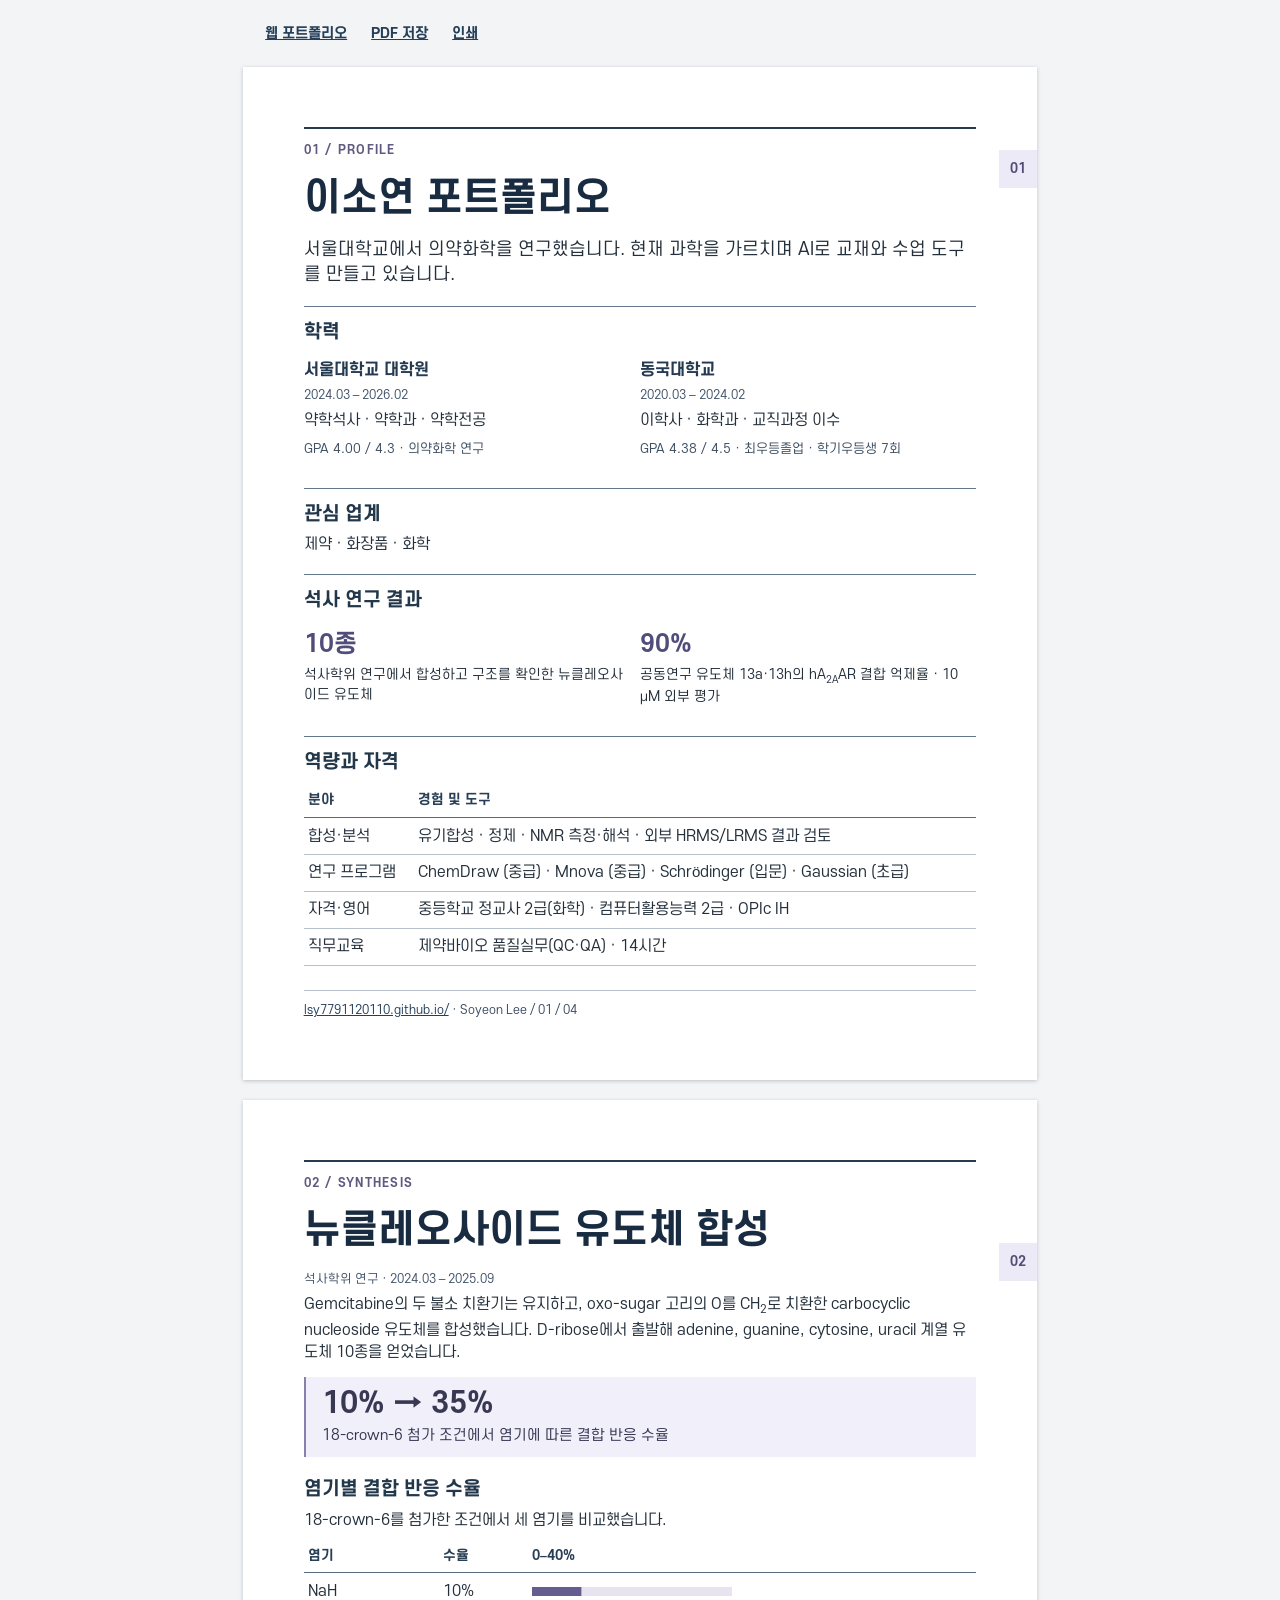
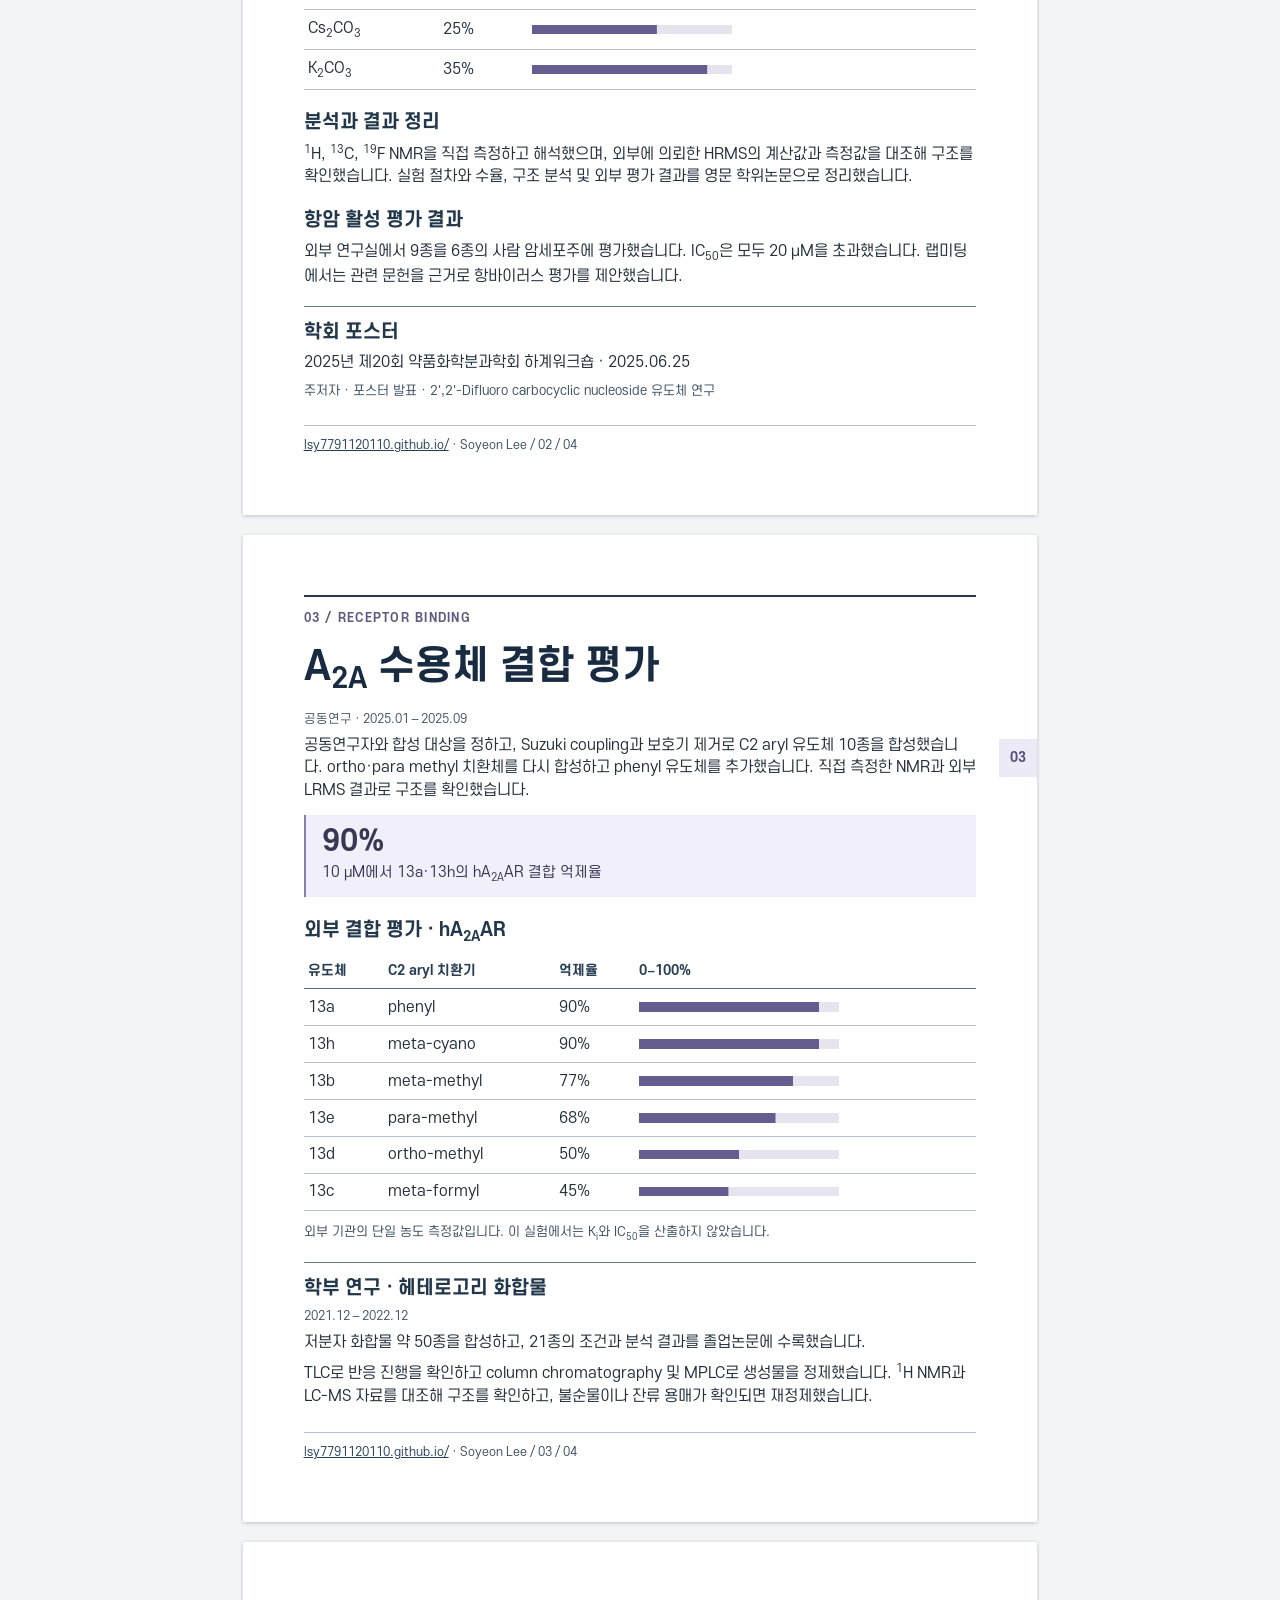
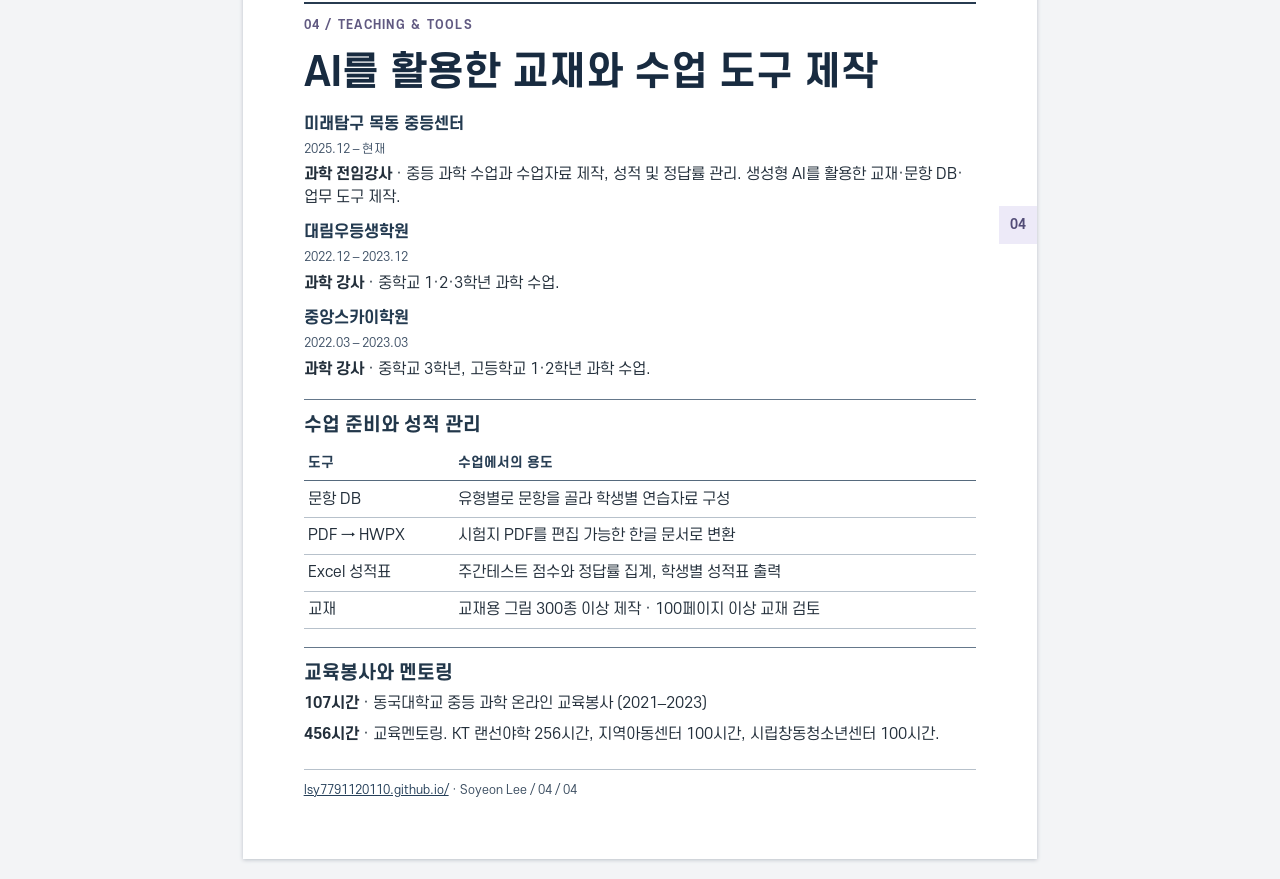
<file: files/Soyeon-Lee-Portfolio-KO.html>
<!doctype html><html lang="ko"><head><meta charset="utf-8"><meta name="viewport" content="width=device-width,initial-scale=1"><title>이소연 포트폴리오</title><!-- S-Core Dream. Copyright S-Core Co., Ltd. Free for personal and corporate use and redistribution. Original font files are distributed unchanged. https://s-core.co.kr/company/font/ --><style>@font-face{font-family:SCoreDream;src:url('/assets/fonts/S-CoreDream-4Regular.woff') format('woff');font-display:swap;font-weight:400}@font-face{font-family:SCoreDream;src:url('/assets/fonts/S-CoreDream-6Bold.woff') format('woff');font-display:swap;font-weight:600}
body{font-family:SCoreDream,sans-serif;font-size:11.3pt;line-height:1.50;color:#232f3b}
.kicker{color:#605981;font-size:9pt;font-weight:bold;letter-spacing:1.25px;padding-top:9pt;border-top:2pt solid #273b50;margin:0 0 13pt}
h1,h2{font-size:29pt;color:#182b40;line-height:1.15;margin:0 0 12pt}
h3{font-size:14pt;margin:14pt 0 4pt;color:#22374a}
h4{font-size:12pt;margin:9pt 0 3pt;color:#233a50}
p{margin:0 0 6pt}.lede{font-size:13pt;line-height:1.45;margin:0 0 12pt}
.meta{font-size:9pt;color:#415368;margin:0 0 4pt}
.rule{border-top:1pt solid #65788b;padding-top:8pt;margin-top:14pt}
.summary{background:#f1effa;border-left:2pt solid #8881ae;padding:8pt 12pt;margin:10pt 0;color:#343551}
.summary strong{font-size:22pt;line-height:1.12;color:#393853}.summary p{font-size:10.7pt;margin:3pt 0 0}
table{border-collapse:collapse;width:100%;margin:6pt 0 9pt}
th,td{text-align:left;padding:5pt 5pt 5pt 3pt;border-bottom:0.6pt solid #b7c1cb}
th{font-size:10pt;color:#283e54;border-bottom:1pt solid #566a7d}
td.num,th.num{text-align:right}sub,sup{font-size:72%}.bar{width:150pt;max-width:100%;height:7pt}
.degree-pair td,.result-pair td{width:50%;vertical-align:top;border:0;padding:3pt 9pt 2pt 0}.degree-pair h4{margin-top:0}.result-pair strong{font-size:18pt;color:#514d7a}.result-pair p{margin-top:2pt;font-size:10pt}.small{font-size:9.5pt;color:#3c4e61}a{color:#253f59}

*{box-sizing:border-box}body{margin:0;background:#f3f4f6;font-weight:500}
.toolbar{max-width:210mm;margin:0 auto;padding:16px 22px;display:flex;gap:24px;flex-wrap:wrap;align-items:center}
.toolbar a,.toolbar button{font:inherit;font-size:14px;font-weight:600;background:transparent;color:#253f59;border:0;text-decoration:underline;cursor:pointer;padding:7px 0}
.sheet{position:relative;background:white;max-width:210mm;margin:0 auto 20px;padding:16mm;box-shadow:0 1px 4px #bbc1c8}
.sheet::after{content:attr(data-folio);position:absolute;right:0;top:22mm;padding:9px 11px;background:#edeaf8;color:#524c77;font-weight:600;font-size:13px}.sheet:nth-child(2)::after{top:38mm}.sheet:nth-child(3)::after{top:54mm}.sheet:nth-child(4)::after{top:70mm}.folio{font-size:9pt;color:#3c4e61;border-top:1px solid #b7c1cb;padding-top:8pt;margin:18pt 0 0}
.folio a{overflow-wrap:anywhere}h1,h2,h3,h4,strong,th{font-weight:600}
@media screen and (max-width:620px){.degree-pair,.degree-pair tbody,.degree-pair tr,.degree-pair td{display:block;width:auto}.degree-pair td+td{margin-top:10px}.result-pair td{padding-right:6px}.sheet::after{display:none}.sheet{padding:24px 18px}.toolbar{gap:16px;padding:12px 18px}body{font-size:11pt}h1,h2{font-size:23pt}td,th{padding:6px 3px}.bar{width:clamp(45px,17vw,105px)}html[lang=ko] p{word-break:keep-all}}
@page{size:A4;margin:15mm}
@media print{.sheet::after{display:none}body{margin:0;background:white}.toolbar{display:none}.sheet{box-shadow:none;margin:0;padding:0;max-width:none;break-after:page}.sheet:last-child{break-after:auto}.summary,table,.folio{break-inside:avoid}h3,h4{break-after:avoid}}
body *,body *::before,body *::after{font-family:SCoreDream,sans-serif;font-synthesis:none}</style></head><body><nav class="toolbar"><a href="https://lsy7791120110.github.io/">웹 포트폴리오</a><a download href="https://lsy7791120110.github.io/files/Soyeon-Lee-Portfolio-KO.pdf?v=20261115-resume1">PDF 저장</a><button type="button" onclick="window.print()">인쇄</button></nav><main><section class="sheet" data-folio="01"><p class="kicker">01  /  PROFILE</p><h1>이소연 포트폴리오</h1><p class="lede">서울대학교에서 의약화학을 연구했습니다. 현재 과학을 가르치며 AI로 교재와 수업 도구를 만들고 있습니다.</p><h3 class="rule">학력</h3><table role="presentation" class="degree-pair"><tr><td><h4>서울대학교 대학원</h4><p class="meta">2024.03 – 2026.02</p><p>약학석사 · 약학과 · 약학전공</p><p class="small">GPA 4.00 / 4.3 · 의약화학 연구</p></td><td><h4>동국대학교</h4><p class="meta">2020.03 – 2024.02</p><p>이학사 · 화학과 · 교직과정 이수</p><p class="small">GPA 4.38 / 4.5 · 최우등졸업 · 학기우등생 7회</p></td></tr></table><h3 class="rule">관심 업계</h3><p>제약 · 화장품 · 화학</p><h3 class="rule">석사 연구 결과</h3><table role="presentation" class="result-pair"><tr><td><strong>10종</strong><p>석사학위 연구에서 합성하고 구조를 확인한 뉴클레오사이드 유도체</p></td><td><strong>90%</strong><p>공동연구 유도체 13a·13h의 hA<sub>2A</sub>AR 결합 억제율 · 10 μM 외부 평가</p></td></tr></table><h3 class="rule">역량과 자격</h3><table><thead><tr><th scope="col">분야</th><th scope="col">경험 및 도구</th></tr></thead><tbody><tr><td>합성·분석</td><td>유기합성 · 정제 · NMR 측정·해석 · 외부 HRMS/LRMS 결과 검토</td></tr><tr><td>연구 프로그램</td><td>ChemDraw (중급) · Mnova (중급) · Schrödinger (입문) · Gaussian (초급)</td></tr><tr><td>자격·영어</td><td>중등학교 정교사 2급(화학) · 컴퓨터활용능력 2급 · OPIc IH</td></tr><tr><td>직무교육</td><td>제약바이오 품질실무(QC·QA) · 14시간</td></tr></tbody></table><p class="folio"><a href="https://lsy7791120110.github.io/">lsy7791120110.github.io/</a> · Soyeon Lee / 01 / 04</p></section><section class="sheet" data-folio="02"><p class="kicker">02  /  SYNTHESIS</p><h2>뉴클레오사이드 유도체 합성</h2><p class="meta">석사학위 연구 · 2024.03 – 2025.09</p><p>Gemcitabine의 두 불소 치환기는 유지하고, oxo-sugar 고리의 O를 CH<sub>2</sub>로 치환한 carbocyclic nucleoside 유도체를 합성했습니다. D-ribose에서 출발해 adenine, guanine, cytosine, uracil 계열 유도체 10종을 얻었습니다.</p><div class="summary"><strong>10% → 35%</strong><p>18-crown-6 첨가 조건에서 염기에 따른 결합 반응 수율</p></div><h3>염기별 결합 반응 수율</h3><p>18-crown-6를 첨가한 조건에서 세 염기를 비교했습니다.</p><table><thead><tr><th scope="col">염기</th><th scope="col">수율</th><th scope="col">0–40%</th></tr></thead><tbody><tr><td>NaH</td><td>10%</td><td><img class="bar" alt="" data-asset="bar-10-40.png" src="[data-uri]"></td></tr><tr><td>Cs<sub>2</sub>CO<sub>3</sub></td><td>25%</td><td><img class="bar" alt="" data-asset="bar-25-40.png" src="[data-uri]"></td></tr><tr><td>K<sub>2</sub>CO<sub>3</sub></td><td>35%</td><td><img class="bar" alt="" data-asset="bar-35-40.png" src="[data-uri]"></td></tr></tbody></table><h3>분석과 결과 정리</h3><p><sup>1</sup>H, <sup>13</sup>C, <sup>19</sup>F NMR을 직접 측정하고 해석했으며, 외부에 의뢰한 HRMS의 계산값과 측정값을 대조해 구조를 확인했습니다. 실험 절차와 수율, 구조 분석 및 외부 평가 결과를 영문 학위논문으로 정리했습니다.</p><h3>항암 활성 평가 결과</h3><p>외부 연구실에서 9종을 6종의 사람 암세포주에 평가했습니다. IC<sub>50</sub>은 모두 20 μM을 초과했습니다. 랩미팅에서는 관련 문헌을 근거로 항바이러스 평가를 제안했습니다.</p><h3 class="rule">학회 포스터</h3><p>2025년 제20회 약품화학분과학회 하계워크숍 · 2025.06.25</p><p class="small">주저자 · 포스터 발표 · 2&#x27;,2&#x27;-Difluoro carbocyclic nucleoside 유도체 연구</p><p class="folio"><a href="https://lsy7791120110.github.io/">lsy7791120110.github.io/</a> · Soyeon Lee / 02 / 04</p></section><section class="sheet" data-folio="03"><p class="kicker">03  /  RECEPTOR BINDING</p><h2>A<sub>2A</sub> 수용체 결합 평가</h2><p class="meta">공동연구 · 2025.01 – 2025.09</p><p>공동연구자와 합성 대상을 정하고, Suzuki coupling과 보호기 제거로 C2 aryl 유도체 10종을 합성했습니다. ortho·para methyl 치환체를 다시 합성하고 phenyl 유도체를 추가했습니다. 직접 측정한 NMR과 외부 LRMS 결과로 구조를 확인했습니다.</p><div class="summary"><strong>90%</strong><p>10 μM에서 13a·13h의 hA<sub>2A</sub>AR 결합 억제율</p></div><h3>외부 결합 평가 · hA<sub>2A</sub>AR</h3><table><thead><tr><th scope="col">유도체</th><th scope="col">C2 aryl 치환기</th><th scope="col">억제율</th><th scope="col">0–100%</th></tr></thead><tbody><tr><td>13a</td><td>phenyl</td><td>90%</td><td><img class="bar" alt="" data-asset="bar-90-100.png" src="[data-uri]"></td></tr><tr><td>13h</td><td>meta-cyano</td><td>90%</td><td><img class="bar" alt="" data-asset="bar-90-100.png" src="[data-uri]"></td></tr><tr><td>13b</td><td>meta-methyl</td><td>77%</td><td><img class="bar" alt="" data-asset="bar-77-100.png" src="[data-uri]"></td></tr><tr><td>13e</td><td>para-methyl</td><td>68%</td><td><img class="bar" alt="" data-asset="bar-68-100.png" src="[data-uri]"></td></tr><tr><td>13d</td><td>ortho-methyl</td><td>50%</td><td><img class="bar" alt="" data-asset="bar-50-100.png" src="[data-uri]"></td></tr><tr><td>13c</td><td>meta-formyl</td><td>45%</td><td><img class="bar" alt="" data-asset="bar-45-100.png" src="[data-uri]"></td></tr></tbody></table><p class="small">외부 기관의 단일 농도 측정값입니다. 이 실험에서는 K<sub>i</sub>와 IC<sub>50</sub>을 산출하지 않았습니다.</p><h3 class="rule">학부 연구 · 헤테로고리 화합물</h3><p class="meta">2021.12 – 2022.12</p><p>저분자 화합물 약 50종을 합성하고, 21종의 조건과 분석 결과를 졸업논문에 수록했습니다.</p><p>TLC로 반응 진행을 확인하고 column chromatography 및 MPLC로 생성물을 정제했습니다. <sup>1</sup>H NMR과 LC-MS 자료를 대조해 구조를 확인하고, 불순물이나 잔류 용매가 확인되면 재정제했습니다.</p><p class="folio"><a href="https://lsy7791120110.github.io/">lsy7791120110.github.io/</a> · Soyeon Lee / 03 / 04</p></section><section class="sheet" data-folio="04"><p class="kicker">04  /  TEACHING &amp; TOOLS</p><h2>AI를 활용한 교재와 수업 도구 제작</h2><h4>미래탐구 목동 중등센터</h4><p class="meta">2025.12 – 현재</p><p><strong>과학 전임강사</strong> · 중등 과학 수업과 수업자료 제작, 성적 및 정답률 관리. 생성형 AI를 활용한 교재·문항 DB·업무 도구 제작.</p><h4>대림우등생학원</h4><p class="meta">2022.12 – 2023.12</p><p><strong>과학 강사</strong> · 중학교 1·2·3학년 과학 수업.</p><h4>중앙스카이학원</h4><p class="meta">2022.03 – 2023.03</p><p><strong>과학 강사</strong> · 중학교 3학년, 고등학교 1·2학년 과학 수업.</p><h3 class="rule">수업 준비와 성적 관리</h3><table><thead><tr><th scope="col">도구</th><th scope="col">수업에서의 용도</th></tr></thead><tbody><tr><td>문항 DB</td><td>유형별로 문항을 골라 학생별 연습자료 구성</td></tr><tr><td>PDF → HWPX</td><td>시험지 PDF를 편집 가능한 한글 문서로 변환</td></tr><tr><td>Excel 성적표</td><td>주간테스트 점수와 정답률 집계, 학생별 성적표 출력</td></tr><tr><td>교재</td><td>교재용 그림 300종 이상 제작 · 100페이지 이상 교재 검토</td></tr></tbody></table><h3 class="rule">교육봉사와 멘토링</h3><p><strong>107시간</strong> · 동국대학교 중등 과학 온라인 교육봉사 (2021–2023)</p><p><strong>456시간</strong> · 교육멘토링. KT 랜선야학 256시간, 지역아동센터 100시간, 시립창동청소년센터 100시간.</p><p class="folio"><a href="https://lsy7791120110.github.io/">lsy7791120110.github.io/</a> · Soyeon Lee / 04 / 04</p></section></main></body></html>
</file>
<file: theme.css>
@font-face{font-family:SCoreDream;src:url('/assets/fonts/S-CoreDream-4Regular.woff') format('woff');font-weight:400;font-style:normal;font-display:swap}
@font-face{font-family:SCoreDream;src:url('/assets/fonts/S-CoreDream-6Bold.woff') format('woff');font-weight:600;font-style:normal;font-display:swap}
:root{--font:SCoreDream,'Apple SD Gothic Neo','Malgun Gothic',sans-serif;--purple:#2e435e;--purple-dark:#2e435e;--lavender:#ffffff;--lavender-line:#e1e4e8;--sky:#ffffff;--ink:#2d3545;--muted:#68717d;--line:#e1e4e8}
html,body,button,input,select,textarea{font-family:var(--font);font-synthesis:none;font-weight:400}
h1,h2,h3,h4,h5,h6,strong,b,dt{font-weight:600}

/* Apply the same family to all text, including SVG diagrams and controls. */
body *,body *::before,body *::after{font-family:var(--font);font-synthesis:none}

html,body,body :not(.katex):not(.katex *):not(math):not(math *){font-family:var(--font)!important;font-synthesis:none}
</file>
<file: editorial.css>
/* Portfolio screen design: one navy palette and one typographic scale. */
:root{--font:SCoreDream,'Apple SD Gothic Neo','Malgun Gothic',sans-serif;--ink:#2d3545;--muted:#68717d;--line:#e1e4e8;--purple:#2e435e;--purple-dark:#2e435e;--surface:#ffffff;--paper:#ffffff}
*{box-sizing:border-box}html{scroll-behavior:smooth;scroll-padding-top:98px}body{margin:0;background:var(--paper);color:var(--ink);font:400 15px/1.9 var(--font);word-break:keep-all;overflow-wrap:break-word;-webkit-font-smoothing:antialiased}h1,h2,h3,h4,p{margin:0}h1,h2,h3,h4,strong,b,dt{font-weight:600}a{color:inherit;text-decoration:none}button,input,select,textarea{font:inherit}button{color:inherit;cursor:pointer}button,a{-webkit-tap-highlight-color:transparent}img,svg{max-width:100%;display:block}a:focus-visible,button:focus-visible{outline:3px solid #2e435e;outline-offset:5px}[hidden]{display:none!important}::selection{background:#e4e7eb}.wrap{width:min(1120px,calc(100% - 80px));margin-inline:auto}.sr-only{position:absolute;width:1px;height:1px;padding:0;margin:-1px;overflow:hidden;clip:rect(0,0,0,0);white-space:nowrap}.skip{position:fixed;z-index:100;top:10px;left:10px;transform:translateY(-160%);background:var(--ink);color:#ffffff;padding:10px 18px}.skip:focus{transform:none}sub,sup{font-size:.7em;line-height:0}sub{vertical-align:sub}sup{vertical-align:super}
.header{position:sticky;top:0;z-index:20;background:#fffffff5;backdrop-filter:blur(12px);border:0}.header-inner{min-height:64px;display:flex;justify-content:space-between;align-items:center;gap:20px}.brand{font-family:var(--font);font-size:16px;font-weight:600;line-height:1.4;color:var(--purple-dark);letter-spacing:-.03em}.portfolio-nav,.header-tools,.language-switch{display:flex;align-items:center}.portfolio-nav{gap:28px;font-size:14px;color:var(--muted)}.portfolio-nav a{padding:12px 0}.portfolio-nav a:hover{color:var(--ink)}.header-tools{gap:18px}.language-switch{gap:9px;font-size:12px;color:var(--muted)}.language-switch a{display:inline-flex;align-items:center;min-height:44px}.language-switch a[aria-current=page]{font-weight:600;color:var(--ink)}.language-switch>span{opacity:.4}.cv-link{display:inline-flex;align-items:center;justify-content:center;gap:14px;min-height:38px;padding:6px 14px;font-size:12px;border:1px solid #d8dde3;border-radius:6px;background:#ffffff}.cv-link:hover{background:var(--surface)}
.hero{padding-top:28px}.hero-top{padding-bottom:0;border:0}.eyebrow{font-size:10px;letter-spacing:.12em;color:#68717d}.hero-grid{display:grid;grid-template-columns:minmax(0,1.15fr) minmax(340px,1fr);gap:44px;align-items:start;padding:22px 0 28px}.intro-name{font-family:var(--font);font-size:14px;font-weight:400;line-height:1.6;color:var(--muted);margin:0}.hero h1{font-family:var(--font);font-size:34px;font-weight:600;letter-spacing:-.045em;line-height:1.4;margin:0;color:var(--purple-dark)}.hero-description{font-size:15px;line-height:2.1;color:#626b76;max-width:620px}.hero-description strong{display:inline-block;color:#2d3545;font-size:15px;font-weight:400;margin-bottom:10px}.recruiter-summary{display:grid;grid-template-columns:78px minmax(0,1fr);gap:7px 14px;padding:7px 0 10px;margin:0;max-width:600px}.summary-label{font-size:11px;font-weight:400;color:#68717d;padding-top:2px}.recruiter-summary p{font-size:12px;line-height:1.9;color:#68717d}.hero-actions{display:flex;align-items:center;flex-wrap:wrap;gap:20px;margin-top:16px}.button{display:inline-flex;justify-content:space-between;align-items:center;gap:24px;min-height:40px;padding:8px 17px;font-size:12px;font-weight:400;border:1px solid var(--purple-dark);border-radius:6px}.button.primary{background:var(--purple-dark);color:#ffffff}.button.primary:hover{background:#2e435e}.button>span,.text-link>span{font-size:19px}.text-link{display:inline-flex;align-items:center;gap:14px;padding:8px 0;font-size:12px;color:var(--purple);border:0}.portfolio-downloads{display:flex;align-items:center;flex-wrap:wrap;gap:4px 14px;margin-top:4px;font-size:11px;color:var(--muted)}.portfolio-downloads>span{color:var(--muted)}.portfolio-downloads a{padding:6px 0;text-decoration:underline;text-underline-offset:4px;font-weight:400}
.hero-dossier.education-dossier{padding:18px 20px;border:1px solid #e1e4e8;border-radius:8px;background:#ffffff;box-shadow:none;min-width:0}.dossier-top{display:flex;align-items:center;gap:10px;padding:0;margin:0 0 12px;font-size:11px;font-weight:600;letter-spacing:.04em;color:#68717d;border:0}.dossier-range{font-variant-numeric:tabular-nums;white-space:nowrap}.degree-label{font-size:11px;color:#68717d}.dossier-education h2,.dossier-education h3{font-size:23px;font-weight:400;line-height:1.5;letter-spacing:-.035em;margin-top:5px;color:#2d3545}.dossier-education p{font-size:12px;color:#626b76;line-height:1.9;margin-top:8px}.dossier-education>span{display:block;font-size:11px;color:#626b76;margin-top:5px}.dossier-education.bachelor{margin-top:22px;padding-top:20px;border-top:1px solid #e1e4e8}.hero-bottom{display:flex;justify-content:space-between;gap:20px;padding:10px 0 26px;font-size:11px;color:#68717d;border:0}.hero-bottom a{display:flex;gap:18px;align-items:center;white-space:nowrap}
.contents-nav{background:#ffffff;border:0;padding:0 0 22px}.contents-heading{display:none}.contents-heading h2{font-size:15px}.contents-heading p{font-size:12px;color:var(--muted)}.contents-nav ol{list-style:none;display:flex;flex-wrap:wrap;gap:9px;margin:0;padding:0}.contents-nav a{display:flex;gap:8px;align-items:center;font-size:12px;line-height:1.6;min-height:43px;padding:10px 15px;border:1px solid #e1e4e8;border-radius:999px;background:#ffffff;color:#626b76}.contents-number{font-size:10px;font-weight:400;color:#68717d}.contents-arrow{display:none}.contents-nav a:hover{background:#f4f5f6;color:#2e435e;text-decoration:none}
.section,.education-section{padding-block:40px}.section-head{display:flex;justify-content:space-between;align-items:flex-end;gap:32px;margin-bottom:24px}.section-label{display:flex;align-items:center;gap:10px;font-size:10px;letter-spacing:.1em;color:#68717d}.folio-no{font-family:var(--font);font-size:13px;font-weight:600;line-height:1;letter-spacing:0;color:var(--muted);font-variant-numeric:tabular-nums}.section-head h2,.closing h2{font-family:var(--font);font-size:25px;line-height:1.5;letter-spacing:-.035em;font-weight:600;margin-top:8px;color:var(--ink)}.section-head>p{font-size:13px;color:#68717d;max-width:355px;line-height:1.95}.education-section,#work,#about>.section,#skills,#cv{border-top:0}.education-first{display:grid;grid-template-columns:1fr 1fr;gap:40px}.timeline-item{padding:19px 0;border-bottom:1px solid #e1e4e8}.timeline-date{font-size:11px;color:#68717d;font-variant-numeric:tabular-nums}.timeline-item h3{font-size:21px;font-weight:400;line-height:1.6;letter-spacing:-.025em;margin-top:5px}.timeline-item p{font-size:13px;color:#626b76;margin-top:5px}.timeline-item small{display:block;font-size:12px;color:#68717d;line-height:1.95;margin-top:5px}.education-honors{display:grid;gap:3px;padding-top:8px;margin-top:10px;border:0}.timeline-item .education-honors p{font-size:11px;color:#68717d;margin:0}.project-toolbar{display:flex;justify-content:space-between;align-items:center;gap:20px;padding-bottom:0;border:0}.filters{display:flex;gap:9px}.filters button{background:transparent;border:1px solid #d8dde3;border-radius:999px;padding:8px 17px;min-height:42px;color:#68717d;font-size:12px}.filters button.active{background:#2e435e;border-color:#2e435e;color:#ffffff}.filters span{font-size:11px;margin-left:7px;opacity:.8}.project-toolbar>span{font-size:11px;color:#68717d}.project-grid{display:grid;grid-template-columns:1fr;gap:0}.project{display:grid;grid-template-columns:minmax(0,1.1fr) minmax(0,1fr);gap:48px;align-items:center;background:transparent;text-align:left;border:0;padding:32px 0;width:100%;min-width:0}.project-content,.project-graphic{min-width:0}.project-meta{display:flex;justify-content:space-between;flex-wrap:wrap;gap:5px 14px;font-size:11px;color:#68717d}.project h3{font-size:24px;font-weight:400;letter-spacing:-.04em;line-height:1.6;margin-top:13px;color:#2d3545}.project-subtitle{font-size:13px;color:#68717d;margin-top:7px}.project-description{font-size:14px;line-height:2;color:#626b76;margin-top:14px;max-width:60ch}.project-bottom{display:flex;justify-content:space-between;align-items:center;gap:18px;font-size:11px;color:#2e435e;margin-top:18px;padding-top:0;border:0}.round-arrow{display:grid;place-items:center;font-size:20px;min-width:36px;height:36px;border:1px solid #d8dde3;border-radius:50%;flex-shrink:0;color:#68717d}.project:hover h3{color:#2e435e}.project:hover .round-arrow{background:var(--purple-dark);color:#ffffff;border-color:var(--purple-dark)}
.project-visual{position:relative;background:#ffffff;border:0;border-radius:20px;padding:25px;min-height:300px;overflow:hidden}.visual-top{display:flex;justify-content:space-between;gap:15px;font-size:11px;letter-spacing:.04em;color:#68717d}.yield-chart{height:205px;display:flex;align-items:flex-end;justify-content:center;gap:30px;padding-bottom:25px}.bar-wrap{width:70px;height:167px;display:flex;flex-direction:column;align-items:center;justify-content:flex-end;position:relative}.bar-number{font-size:28px;line-height:1.4;font-weight:400;letter-spacing:-.04em;color:#2d3545}.bar-number small{font-size:13px;margin-left:3px}.bar{width:100%;margin-top:6px}.bar.one{height:29px;background:#d8dde3}.bar.two{height:73px;background:#aab4c0}.bar.three{height:102px;background:#2e435e}.bar-label{position:absolute;bottom:-25px;font-size:12px;color:#68717d}.chart-note{position:absolute;bottom:17px;left:24px;right:20px;font-size:11px;color:var(--muted);line-height:1.5}.binding-chart{display:grid;gap:12px;margin-top:24px}.binding-bar-row{display:grid;grid-template-columns:136px minmax(0,1fr) 38px;gap:10px;align-items:center;font-size:12px;line-height:1.5}.binding-label{color:#626b76;white-space:nowrap}.binding-label small{font-size:11px;margin-left:5px}.binding-track{height:8px;background:#edf0f3;border-radius:999px;overflow:hidden}.binding-track>span{display:block;height:100%;background:#aab4c0;border-radius:999px}.binding-bar-row:nth-child(-n+2) .binding-track>span{background:#2e435e}.binding-bar-row strong{text-align:right;font-size:12px}.binding-chart-note{font-size:11px;color:var(--muted);line-height:1.7;margin-top:18px}.compound-list{margin-top:28px;border-top:1px solid #e1e4e8}.compound-row{display:flex;justify-content:space-between;align-items:center;gap:12px;padding:15px 0;border-bottom:1px solid #e1e4e8;font-size:15px}.compound-row span:first-child,.compound-row span:last-child{font-size:10px;color:#68717d;letter-spacing:.03em}.library-caption{font-size:10px;color:var(--muted);line-height:1.8;margin-top:18px}.ai-visual{height:auto;min-height:300px}.ai-tool-list{display:grid;gap:0;margin-top:17px}.ai-tool{display:flex;gap:14px;padding:14px 0;border-top:1px solid #e1e4e8}.ai-tool-number{font-size:12px;color:#68717d;padding-top:2px}.ai-tool strong{font-size:15px;display:block}.ai-tool p{font-size:12px;color:var(--muted);line-height:1.8;margin-top:3px}
.about-band{background:#ffffff;border-radius:40px}.experience-grid{margin-top:16px}.group-title{font-size:15px;color:var(--muted);margin-bottom:12px}.experience-grid #job-list{display:grid;grid-template-columns:1.2fr 1fr 1fr;gap:30px}.experience-grid .timeline-item h3{font-size:20px}.activity-row{display:grid;grid-template-columns:1fr 1fr;gap:30px;margin-top:32px}.activity-card{padding:24px;background:#ffffff;border:0;border-radius:18px;display:flex;flex-direction:column;gap:15px}.mini-label{font-size:11px;letter-spacing:.05em;color:var(--muted)}.activity-card strong{font-family:var(--font);font-weight:600;font-size:27px;letter-spacing:-.04em;line-height:1.5;display:block;margin:4px 0;color:var(--purple-dark)}.activity-card h3{font-size:14px;color:#626b76}.activity-card p{font-size:13px;color:var(--muted);line-height:1.9}.extra-activities{margin-top:35px;padding-top:26px;border-top:1px solid var(--line)}.activities-heading{font-size:18px}.extra-grid{display:grid;grid-template-columns:1fr 1fr;gap:40px;margin-top:22px}.extra-grid h3{font-size:15px;margin-bottom:9px}.extra-grid p{font-size:14px;line-height:1.9;color:var(--muted)}.skills-summary{margin:0;border:0}.skills-row{display:grid;grid-template-columns:170px minmax(0,1fr);gap:30px;padding:18px 0;border-bottom:1px solid #e1e4e8}.skills-row dt{font-size:13px;font-weight:400;color:#68717d}.skills-row dd{margin:0;font-size:14px;line-height:1.95;color:#68717d}.skills-tools{font-size:12px;color:#68717d;margin-top:4px}.closing{display:flex;justify-content:space-between;align-items:center;gap:30px;padding:30px 34px 34px;margin-bottom:40px;background:#ffffff;border-radius:22px}.closing p{font-size:13px;color:#68717d;margin-top:10px}.closing .button{flex-shrink:0}.footer{display:flex;align-items:center;justify-content:space-between;gap:25px;padding-block:22px 35px;font-size:11px;color:#68717d;border:0}.footer-name{font-family:var(--font);font-size:17px;font-weight:600;line-height:1.4;color:var(--muted)}.footer-name>span,.footer-bunny{display:none}.footer nav{display:flex;gap:24px;align-items:center}.share-link{border:0;background:none;padding:10px 0;font:inherit}.noscript{padding:30px;text-align:center}
/* Project detail */
dialog{width:min(790px,calc(100% - 32px));max-height:88dvh;inset:0;position:fixed;padding:0;border:1px solid #d8dde3;border-radius:6px;background:#ffffff;color:var(--ink);box-shadow:0 24px 90px #0000001a}dialog::backdrop{background:#1b243366;backdrop-filter:blur(3px)}.dialog-top{position:sticky;top:0;z-index:2;display:flex;justify-content:space-between;align-items:center;padding:16px 28px;border-bottom:1px solid var(--line);background:#ffffff;font-size:11px;letter-spacing:.06em}.dialog-top button{border:0;background:transparent;min-height:40px;font-size:13px}.dialog-top button>span{font-size:22px;margin-left:14px}.dialog-body{padding:30px 36px 38px}.dialog-eyebrow{font-size:12px;color:var(--muted)}.dialog-body h2{font-size:30px;line-height:1.4;letter-spacing:-.035em;margin-top:14px}.dialog-intro{font-size:16px;color:#626b76;line-height:1.9;margin-top:18px}.dialog-stat{display:flex;align-items:center;gap:24px;border-block:1px solid #e1e4e8;background:var(--surface);padding:18px 24px;margin-top:24px}.dialog-stat strong{font-size:36px;white-space:nowrap;color:var(--purple)}.dialog-stat span{font-size:14px;color:var(--muted)}.detail-section,.binding-results{margin-top:28px}.detail-section h3,.binding-results h3{font-size:18px;line-height:1.5}.detail-section p,.detail-section ul,.binding-results>p{font-size:15px;color:#626b76;line-height:1.9;margin-top:10px}.detail-section ul{padding-left:22px}.detail-section li+li{margin-top:8px}.detail-note{font-size:13px;color:var(--muted);line-height:1.9;border-top:1px solid var(--line);padding-top:20px;margin-top:28px}.binding-table-wrap{overflow-x:auto;margin-top:18px}.binding-results table{width:100%;border-collapse:collapse;font-size:14px;text-align:left}.binding-results caption{text-align:left;font-size:12px;color:var(--muted);padding-bottom:10px}.binding-results th,.binding-results td{padding:12px;border-bottom:1px solid var(--line)}.binding-results thead{background:var(--surface)}.binding-results td:last-child,.binding-results thead th:last-child{text-align:right}.binding-results .binding-note{font-size:12px;color:var(--muted);line-height:1.9;margin-top:14px}
@media(max-width:1000px){.wrap{width:calc(100% - 56px)}.hero-grid{gap:32px;grid-template-columns:minmax(0,1.25fr) minmax(270px,1fr)}.hero h1{font-size:32px}.portfolio-nav{gap:18px}.header-tools{gap:18px}.project{gap:28px}.project h3{font-size:23px}.project-visual{padding:20px}.binding-bar-row{grid-template-columns:117px minmax(0,1fr) 33px;gap:7px}.binding-label small{font-size:10px}.contents-nav ol{grid-template-columns:repeat(3,minmax(0,1fr));gap:8px 24px}.experience-grid #job-list{grid-template-columns:1fr}.experience-grid .timeline-item h3{font-size:22px}}
@media(max-width:760px){html{scroll-padding-top:90px}.wrap{width:calc(100% - 40px)}.header-inner{min-height:56px;gap:12px}.brand{font-size:17px}.portfolio-nav{display:none}.header-tools{gap:14px}.cv-link{font-size:11px;padding:6px 10px;gap:10px}.hero{padding-top:17px}.hero-top{padding-bottom:13px}.eyebrow{font-size:10px;letter-spacing:.04em}.hero-grid{display:flex;flex-direction:column;gap:18px;padding:16px 0 22px}.hero h1{font-size:28px;line-height:1.4}.intro-name{font-size:27px}.hero-description,.hero-description strong{font-size:14px}.recruiter-summary{grid-template-columns:66px minmax(0,1fr);gap:6px 12px;margin-top:0}.summary-label{font-size:11px}.recruiter-summary p{font-size:12px}.hero-actions{margin-top:13px;gap:18px}.portfolio-downloads{font-size:11px;gap:4px 13px}.hero-dossier.education-dossier{order:-1;width:100%;padding:15px 16px;display:block;border-radius:8px}.dossier-top{margin-bottom:19px}.dossier-education h2,.dossier-education h3{font-size:24px}.dossier-education h2 br{display:none}.dossier-education.bachelor{margin-top:20px;padding-top:20px}.hero-bottom{font-size:11px;align-items:center}.hero-bottom p{max-width:230px}.contents-heading{display:none}.contents-heading p{margin-top:5px}.contents-nav{padding:0 0 16px}.contents-nav ol{display:flex;gap:8px;flex-wrap:wrap}.contents-nav li{border:0}.contents-nav a{font-size:11px;gap:7px;min-height:40px;padding:9px 12px}.contents-number{font-size:11px}.contents-arrow{font-size:12px}.section,.education-section{padding-block:32px}.section-head{display:block;margin-bottom:24px}.section-head h2,.closing h2{font-size:23px}.section-head>p{margin-top:14px;font-size:15px;max-width:none}.section-label{font-size:10px}.folio-no{font-size:12px}.education-first{grid-template-columns:1fr;gap:5px}.timeline-item{padding:20px 0}.timeline-item h3{font-size:22px}.project-toolbar{gap:10px}.project-toolbar>span{display:none}.filters{gap:8px}.filters button{font-size:13px;padding:8px 14px}.project{grid-template-columns:1fr;gap:23px;padding:30px 0}.project h3{font-size:23px}.project-description{font-size:14px}.project-subtitle{font-size:13px}.project-meta{font-size:12px}.project-bottom{font-size:13px}.project-visual{min-height:300px;padding:22px}.ai-visual{height:auto}.binding-bar-row{grid-template-columns:132px minmax(0,1fr) 36px;font-size:12px;gap:9px}.binding-label small{font-size:11px}.activity-row,.extra-grid{grid-template-columns:1fr;gap:18px}.activity-card{padding:22px}.activity-card p{font-size:14px}.skills-row{grid-template-columns:1fr;gap:8px;padding:19px 0}.skills-row dd{font-size:15px}.skills-row dt{font-size:15px}.skills-tools{font-size:14px}.closing{display:block;padding:26px 23px 30px;width:calc(100% - 32px)}.closing .button{margin-top:23px}.footer{flex-wrap:wrap;padding-block:24px}.footer nav{font-size:12px}.dialog-body{padding:24px}.dialog-top{padding:12px 22px}.dialog-body h2{font-size:26px}.dialog-intro,.detail-section p,.detail-section ul{font-size:15px}.dialog-stat{padding:15px 18px;gap:18px}.dialog-stat strong{font-size:30px}.dialog-stat span{font-size:13px}}
@media(max-width:380px){.wrap{width:calc(100% - 32px)}.brand{font-size:15px}.header-tools{gap:10px}.language-switch{font-size:11px;gap:7px}.cv-link{padding:6px 9px;gap:7px}.hero h1{font-size:27px}.hero-actions{gap:15px}.button{padding:11px 17px;gap:22px}.text-link{font-size:13px}.contents-nav ol{grid-template-columns:1fr}.contents-nav a{font-size:11px;min-height:40px}.binding-bar-row{grid-template-columns:113px minmax(0,1fr) 33px;gap:7px}.binding-label small{font-size:10px}.visual-top{font-size:10px}.yield-chart{gap:23px}.compound-row{font-size:13px}.compound-row span:last-child{font-size:9px}.project h3{font-size:23px}}
@media(prefers-reduced-motion:reduce){html{scroll-behavior:auto}}
@media print{.header,.hero-actions,.portfolio-downloads,.hero-bottom,.contents-nav,.project-toolbar,.footer,.closing .button,dialog{display:none!important}.wrap{width:100%}.hero-grid{display:block;padding:15px 0}.hero-dossier{display:none}.hero h1{font-size:32px}.section,.education-section{padding-block:25px}.project{display:block;break-inside:avoid;padding:20px 0}.project-graphic{display:none}.section-head h2{font-size:24px}.about-band{background:#ffffff}.activity-row{grid-template-columns:1fr 1fr}.project-description{font-size:13px}}

.profile-details{margin-top:7px;max-width:560px}.profile-details summary{display:flex;justify-content:space-between;align-items:center;gap:14px;list-style:none;cursor:pointer;width:max-content;min-width:180px;min-height:34px;font-size:11px;color:var(--muted)}.profile-details summary::-webkit-details-marker{display:none}.profile-details summary>span{font-size:19px;color:#68717d;line-height:1}.profile-details[open] summary>span{transform:rotate(45deg)}.sar-visual{background:#ffffff}.library-visual{background:#ffffff}.ai-visual{background:#ffffff}.education-section{padding-top:36px}

.hero-alias{font-family:var(--font);font-size:15px;font-weight:400;letter-spacing:0;display:inline-block;margin-left:10px;color:var(--muted);vertical-align:middle}
.hero-specialty{font-size:13px;color:var(--muted);margin-top:7px;line-height:1.8}
.hero-experience-title{font-size:13px;font-weight:600;color:var(--purple-dark);margin:0 0 10px}
.hero-evidence{list-style:none;margin:0;padding:0;display:grid;gap:11px}
.hero-evidence li{display:grid;grid-template-columns:100px minmax(0,1fr);gap:12px;align-items:start;font-size:13px;line-height:1.85}
.hero-evidence strong{font-weight:600;color:var(--ink)}.hero-evidence span{color:var(--muted)}
.credential-degree{display:flex;justify-content:space-between;align-items:center;gap:14px;padding:11px 0}
.credential-degree+.credential-degree{border-top:1px solid var(--line)}
.credential-degree>div:first-child{min-width:0}
.credential-degree h2{font-size:16px;font-weight:600;letter-spacing:-.025em;line-height:1.6;margin:0;color:var(--ink)}
.credential-degree p{font-size:13px;font-weight:400;color:var(--muted);margin:4px 0 0;line-height:1.8}
.credential-gpa{display:flex;align-items:baseline;gap:4px;white-space:nowrap;font-size:16px;line-height:1.6;font-variant-numeric:tabular-nums}
.credential-gpa strong{font-size:inherit;font-weight:600;letter-spacing:0;color:var(--purple-dark)}
.credential-gpa span{font-size:inherit;font-weight:400;color:var(--muted)}
.credential-honor{font-weight:400;color:inherit}
.credential-support{border-top:1px solid var(--line);margin:10px 0 0;padding-top:12px;display:grid;gap:12px;font-size:13px;font-weight:400;line-height:1.8}


@media(max-width:760px){.hero-copy{width:100%}.hero-alias{font-size:12px;margin-left:7px}.hero-specialty{font-size:12px;margin-top:5px}.hero-evidence{gap:9px}.hero-evidence li{grid-template-columns:83px minmax(0,1fr);gap:10px;font-size:12px}.hero-experience-title{font-size:12px;margin-bottom:9px}.credential-degree{padding:9px 0}.credential-degree h2{font-size:15px}.credential-degree p{font-size:12px;margin-top:3px}.credential-gpa{font-size:15px}.credential-support{font-size:12px;gap:11px;padding-top:11px}.hero-dossier .dossier-top{margin-bottom:4px;font-size:10px}.brand{font-size:15px}.section-head>p{font-size:13px}.portfolio-downloads>span{display:none}}
@media(max-width:380px){.credential-degree h2{font-size:14px}.credential-gpa{font-size:14px}.credential-degree{gap:10px}.hero-evidence li{grid-template-columns:78px minmax(0,1fr);gap:8px}.hero-alias{font-size:11px}.brand{font-size:14px}}

/* Direct contact links, matching the white and navy portfolio. */
.hero-contacts{display:flex;flex-wrap:wrap;align-items:center;gap:7px 19px;margin-top:12px;font-size:11px;color:var(--muted)}
.hero-contacts a{display:inline-flex;align-items:center;gap:7px;min-height:30px;overflow-wrap:anywhere}
.hero-contacts a:hover{text-decoration:underline;text-underline-offset:4px;color:var(--purple-dark)}
.contact-section{display:grid;grid-template-columns:minmax(0,.9fr) minmax(0,1.2fr);gap:50px;padding-block:32px 38px;border-top:1px solid var(--line);margin-top:8px}
.contact-intro h2{font-family:var(--font);font-size:25px;font-weight:600;line-height:1.5;letter-spacing:-.035em;margin-top:8px}
.contact-intro p{font-size:13px;line-height:1.9;color:var(--muted);margin-top:11px;max-width:370px}
.contact-list{margin:0;min-width:0}
.contact-list>div{display:grid;grid-template-columns:74px minmax(0,1fr);gap:16px;align-items:baseline;padding:17px 0;border-bottom:1px solid var(--line)}
.contact-list dt{font-size:12px;font-weight:400;color:var(--muted)}
.contact-list dd{margin:0;min-width:0;font-size:14px;color:var(--purple-dark)}
.contact-list a{display:flex;align-items:baseline;justify-content:space-between;gap:12px;min-height:28px;overflow-wrap:anywhere}
.contact-list a:hover{text-decoration:underline;text-underline-offset:4px}
.contact-list a>span:last-child{flex:none}
@media(max-width:760px){.contact-section{grid-template-columns:1fr;gap:14px;padding-block:27px 31px}.contact-intro h2{font-size:23px}.contact-intro p{font-size:12px;margin-top:9px;max-width:none}.contact-list>div{grid-template-columns:64px minmax(0,1fr);gap:12px;padding:14px 0}.contact-list dt{font-size:11px}.contact-list dd{font-size:12px}.hero-contacts{gap:5px 17px;margin-top:9px;font-size:11px}}

/* Two weights with a consistent body size; qualification entries share one column. */
.hero-evidence .evidence-label{font-weight:400;color:var(--ink)}
.credential-row{display:grid;grid-template-columns:68px minmax(0,1fr);gap:12px;align-items:baseline}
.credential-row dt{margin:0;font-size:inherit;font-weight:400;color:var(--muted)}
.credential-row dd{margin:0;min-width:0;font-size:inherit;font-weight:400;color:var(--ink)}
.credential-item{font-size:inherit;font-weight:400;color:var(--ink)}
.credential-row .credential-note{display:block;font-size:inherit;font-weight:400;line-height:1.8;color:var(--muted);margin:3px 0 0}
.credential-certificates{list-style:none;display:grid;gap:5px;padding:0;margin:0;font-size:inherit;font-weight:400}
.credential-certificates li{font-size:inherit;font-weight:400;line-height:1.8}
html[lang="en"] .credential-row{grid-template-columns:84px minmax(0,1fr)}
.credential-row dt{white-space:nowrap}
@media(max-width:760px){.credential-row{grid-template-columns:52px minmax(0,1fr);gap:10px}.credential-degree h2{font-size:15px}.credential-support{font-size:12px}.hero-evidence li{font-size:12px}.hero-evidence span{font-size:inherit}.dossier-top{font-size:12px}.hero-dossier .dossier-top{font-size:11px}}
@media(max-width:380px){.credential-degree h2{font-size:14px}.credential-row{grid-template-columns:44px minmax(0,1fr);gap:8px}}

/* Keep school and GPA together; give the description the full card width. */
.credential-degree{display:grid;grid-template-columns:minmax(0,1fr) auto;column-gap:14px;row-gap:0;align-items:baseline}
.credential-degree>div:first-child{display:contents}
.credential-degree h2{grid-column:1;grid-row:1}
.credential-degree p{grid-column:1/-1;grid-row:2}
.credential-gpa{grid-column:2;grid-row:1}
.education-description .education-part{display:inline-block}
.education-gpa{font-variant-numeric:tabular-nums}

/* Career interests are always visible. */
.profile-details .interests-heading{margin:0;min-height:34px;display:flex;align-items:center;font-size:12px;font-weight:400;line-height:1.6;color:var(--muted)}

/* Direct application-ready resume downloads. */
.resume-downloads{margin-top:18px;max-width:550px}.resume-downloads h3{font-size:12px;font-weight:600;margin:0 0 8px;color:var(--ink)}.resume-download-grid{display:grid;grid-template-columns:repeat(2,minmax(0,1fr));gap:10px}.resume-download-grid>a{display:flex;align-items:center;justify-content:space-between;gap:10px;min-height:46px;padding:10px 13px;border:1px solid #cbd2db;border-radius:6px;font-size:12px;color:#2e435e;line-height:1.5}.resume-download-grid>a:hover{background:#f4f6f8}.resume-download-grid .file-type{white-space:nowrap;font-size:10px;color:#68717d}.resume-downloads+.portfolio-downloads{margin-top:10px}
</file>
<file: portfolio-modes.css>
.portfolio-modes{display:flex;gap:24px;border-bottom:1px solid #dedbdd;padding-block:16px;font-size:13px}
.portfolio-modes a{padding:8px 0;color:#78717e}
.portfolio-modes a[aria-current=page]{color:#403747;border-bottom:2px solid #a99bbd;font-weight:700}
.portfolio-modes a:focus-visible{outline:2px solid #a99bbd;outline-offset:4px}
@media(max-width:760px){.portfolio-modes{gap:20px;font-size:12px;padding-block:10px}}
</file>
<file: resume.css>
*{box-sizing:border-box}body{margin:0;background:#f2f3f5;color:#202936;font:400 14px/1.6 var(--font);-webkit-font-smoothing:antialiased}h1,h2,h3,p,ul{margin:0}a{color:inherit;text-decoration:none}a:hover{text-decoration:underline}button{font:inherit;cursor:pointer}a:focus-visible,button:focus-visible{outline:2px solid #263e56;outline-offset:4px}.cv-toolbar{width:min(850px,calc(100% - 32px));margin:18px auto;display:flex;justify-content:space-between;align-items:center;gap:12px;flex-wrap:wrap}.cv-toolbar>div{display:flex;align-items:center;gap:20px}.cv-toolbar button{background:#253b54;border:0;border-radius:6px;color:white;padding:10px 15px}.cv-help{width:min(850px,calc(100% - 32px));margin:0 auto 16px;color:#536173;font-size:12px}.cv-sheet{width:min(850px,calc(100% - 32px));margin:0 auto 36px;padding:42px 48px;background:white;border:1px solid #dce0e5}.resume-header{padding-bottom:18px}.resume-header h1{font-size:30px;line-height:1.2;letter-spacing:-.025em}.english-name{margin-top:3px;color:#536173}.resume-contact{font-size:11px;line-height:1.8;margin-top:12px;overflow-wrap:anywhere}.resume-summary{margin-top:14px}.cv-sheet section{padding:16px 0;border-top:1px solid #bac2cc}.cv-sheet h2{font-size:14px;color:#263d55;margin-bottom:11px;letter-spacing:.02em}.resume-item+.resume-item{margin-top:13px}.resume-item-head{display:flex;justify-content:space-between;align-items:baseline;gap:18px}.resume-item-head h3{font-size:14px;line-height:1.45;font-weight:600}.resume-item-head>span{font-size:12px;white-space:nowrap;color:#536173;font-variant-numeric:tabular-nums}.resume-role{color:#435064}.cv-sheet ul{padding-left:19px;margin-top:4px}.cv-sheet li+li{margin-top:3px}.ai-achievements{margin-top:9px!important}.software-levels{margin-top:4px}.resume-footer{border-top:1px solid #bac2cc;padding-top:12px;font-size:11px;color:#536173}sub,sup{font-size:.72em;line-height:0}html[lang=ko] main{word-break:keep-all;overflow-wrap:break-word}@media(max-width:600px){.cv-sheet{padding:25px 21px}.resume-item-head{display:block}.resume-item-head>span{display:block;margin:3px 0}.resume-contact span{display:none}.resume-contact a{display:block}.cv-toolbar>div{gap:12px}.cv-toolbar{font-size:12px}}@media print{@page{size:A4;margin:13mm 15mm}body{background:white;color:#111;font-size:9.5pt;line-height:1.42}.cv-toolbar,.cv-help{display:none}.cv-sheet{width:auto;border:0;margin:0;padding:0}.resume-header{padding-bottom:10pt}.resume-header h1{font-size:23pt}.resume-contact{font-size:8pt}.resume-summary{margin-top:7pt}.cv-sheet section{padding:9pt 0}.cv-sheet h2{font-size:10.5pt;margin-bottom:6pt;break-after:avoid}.resume-item-head h3{font-size:10pt}.resume-item-head>span{font-size:8.5pt}.resume-item-head{display:flex}.resume-item-head>span{margin:0}.resume-item+.resume-item{margin-top:7pt}.resume-item{break-inside:avoid}.resume-contact a{display:inline}.resume-contact span{display:inline}.cv-sheet li{orphans:2;widows:2}.resume-footer{font-size:8pt}a{text-decoration:none}}


.cv-toolbar .cv-download{display:inline-flex;align-items:center;justify-content:center;min-height:42px;background:#253b54;color:white;padding:10px 15px;border-radius:6px;font-weight:600;text-decoration:none}.cv-toolbar button{background:white;color:#253b54;border:1px solid #cbd2db}.cv-toolbar>div{flex-wrap:wrap;gap:12px}.cv-toolbar a,.cv-toolbar button{min-height:42px}.cv-toolbar>div>a:not(.cv-download){display:inline-flex;align-items:center}@media print{.cv-toolbar .cv-download{display:none}}

@media print{.cv-sheet>section:nth-of-type(3){break-before:page}}
</file>
